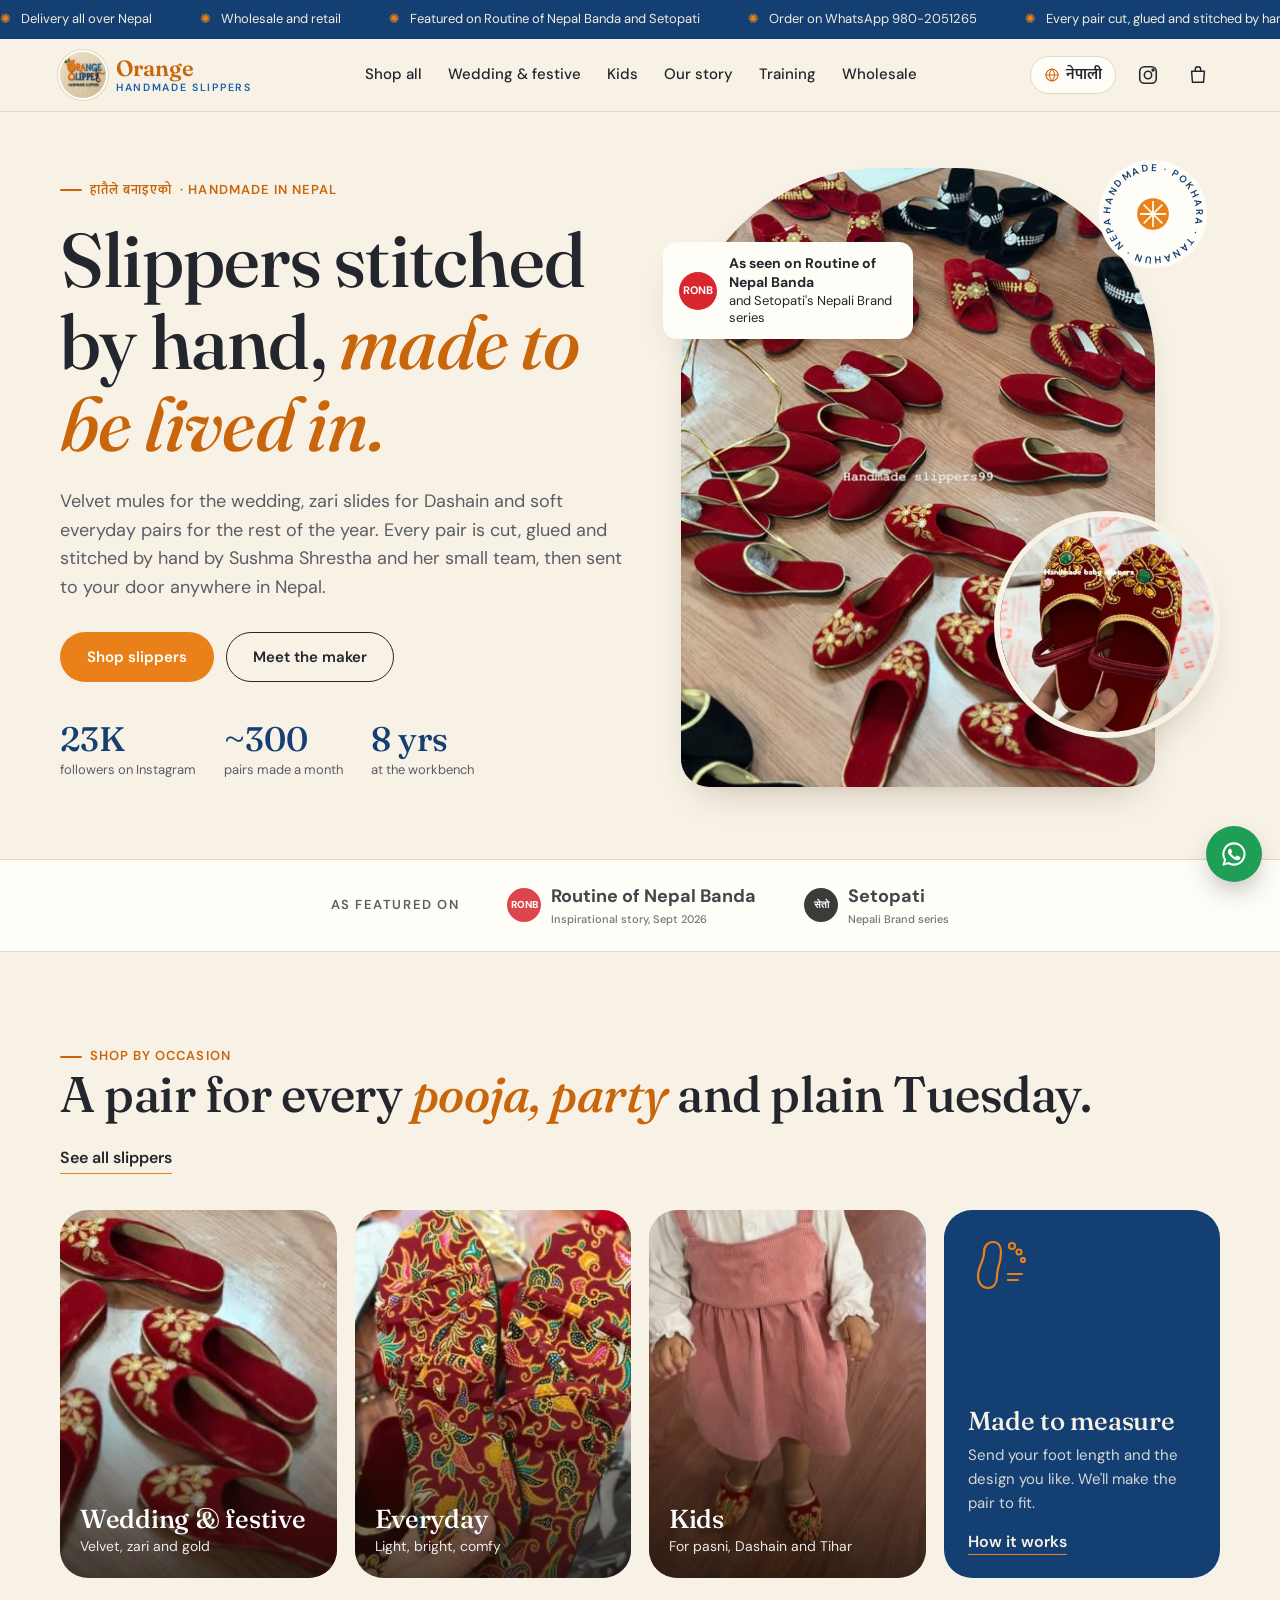
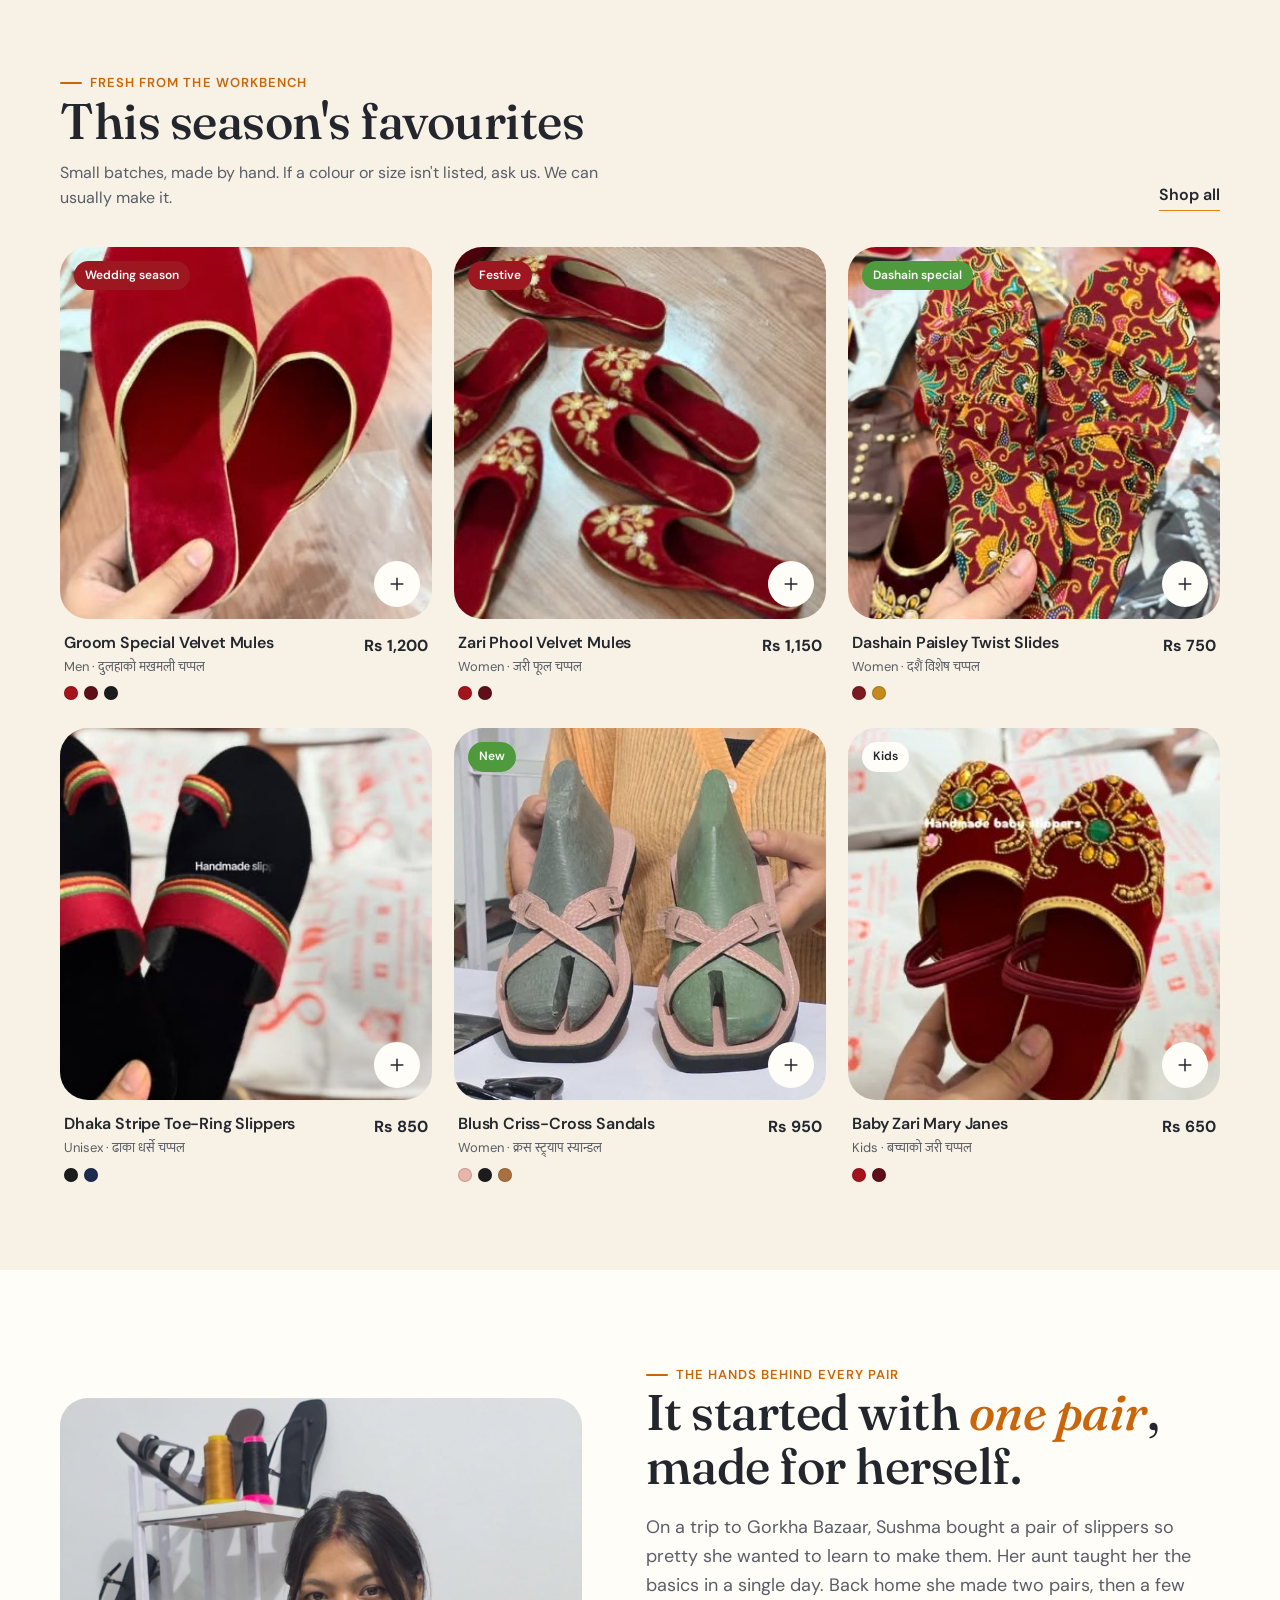
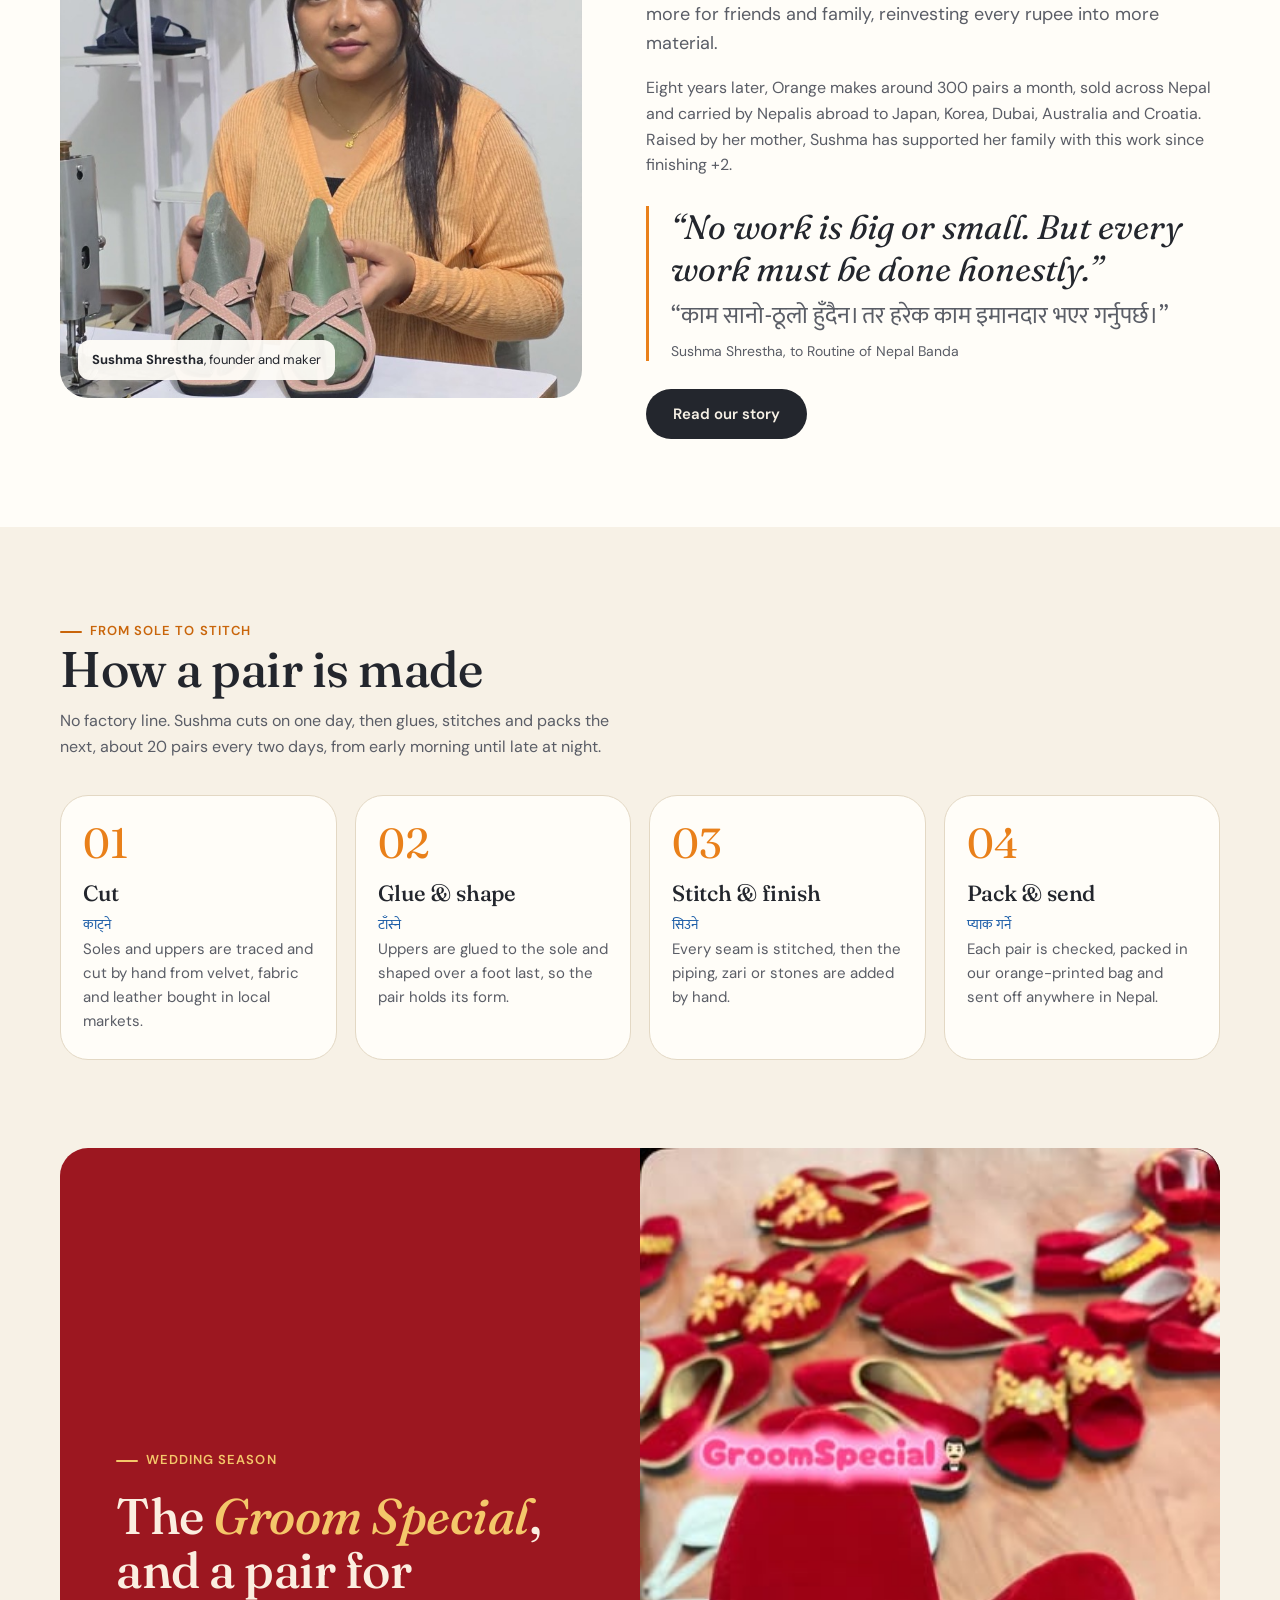
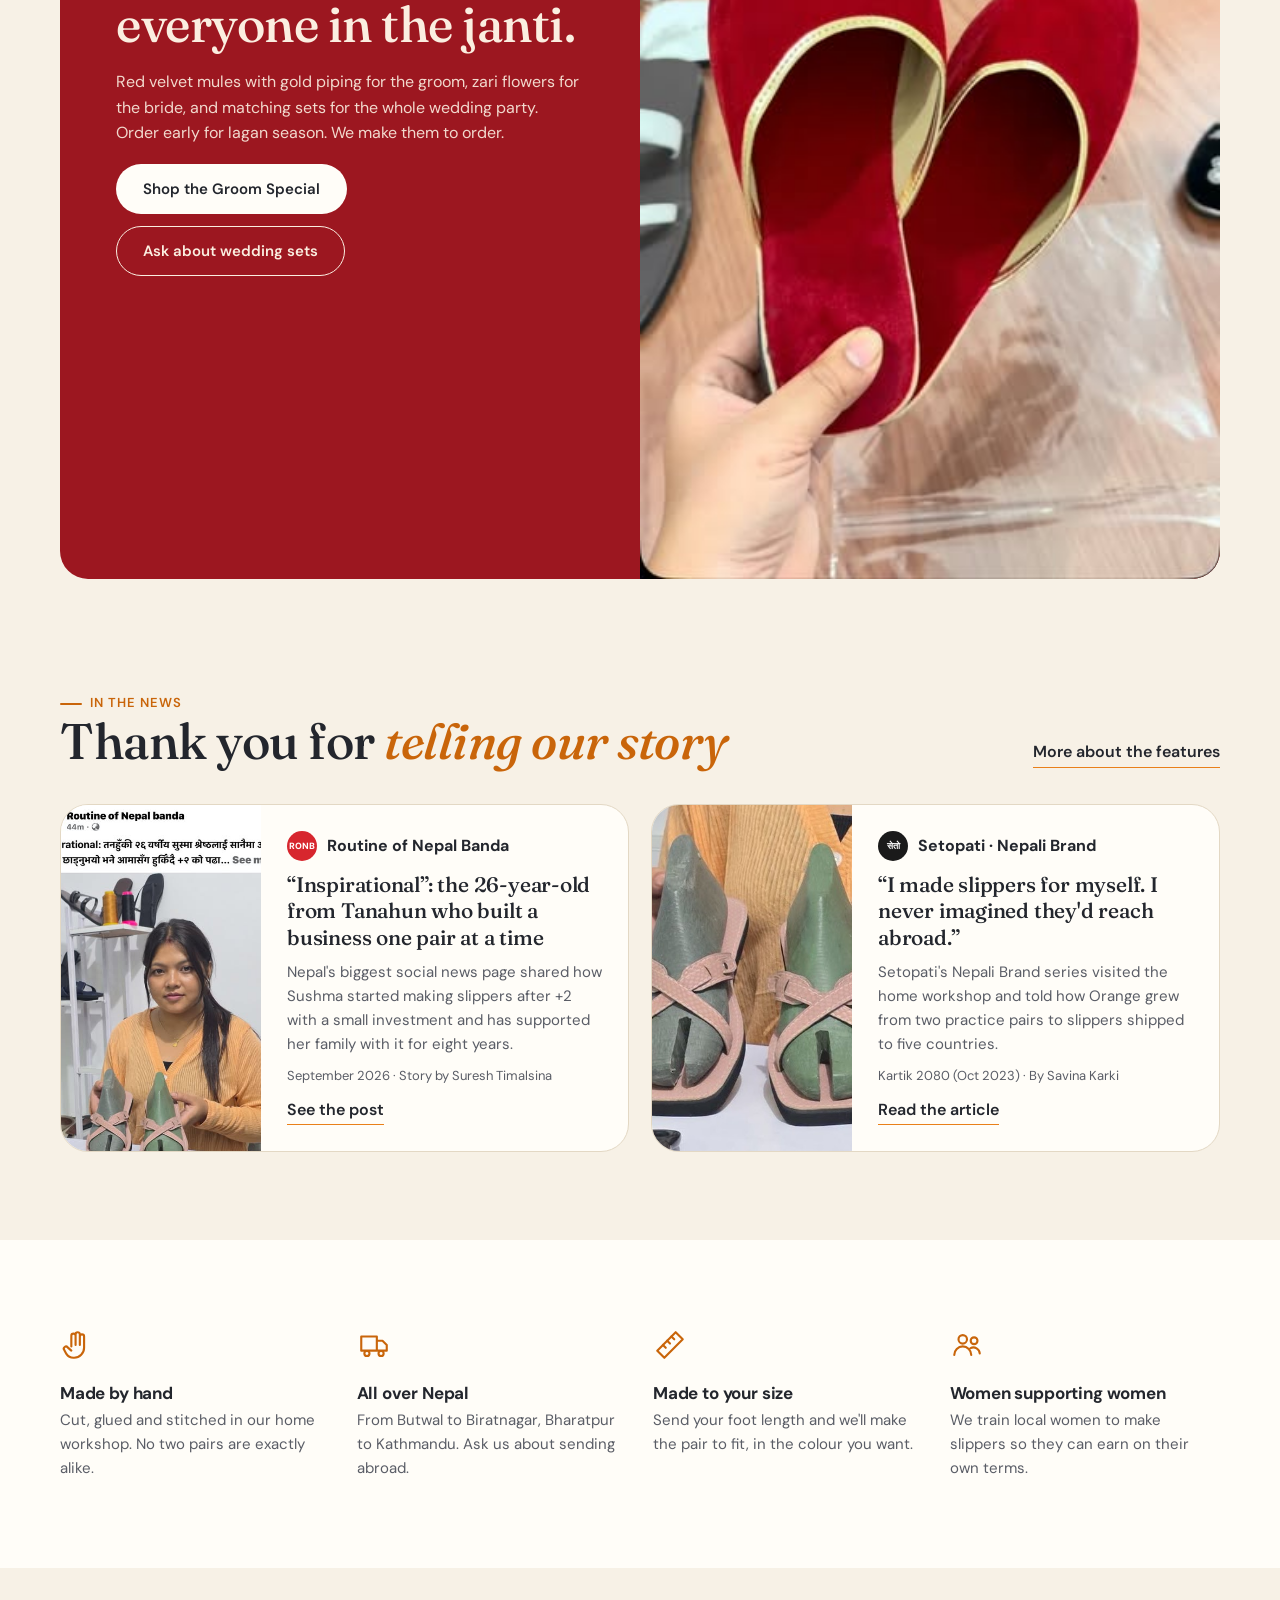
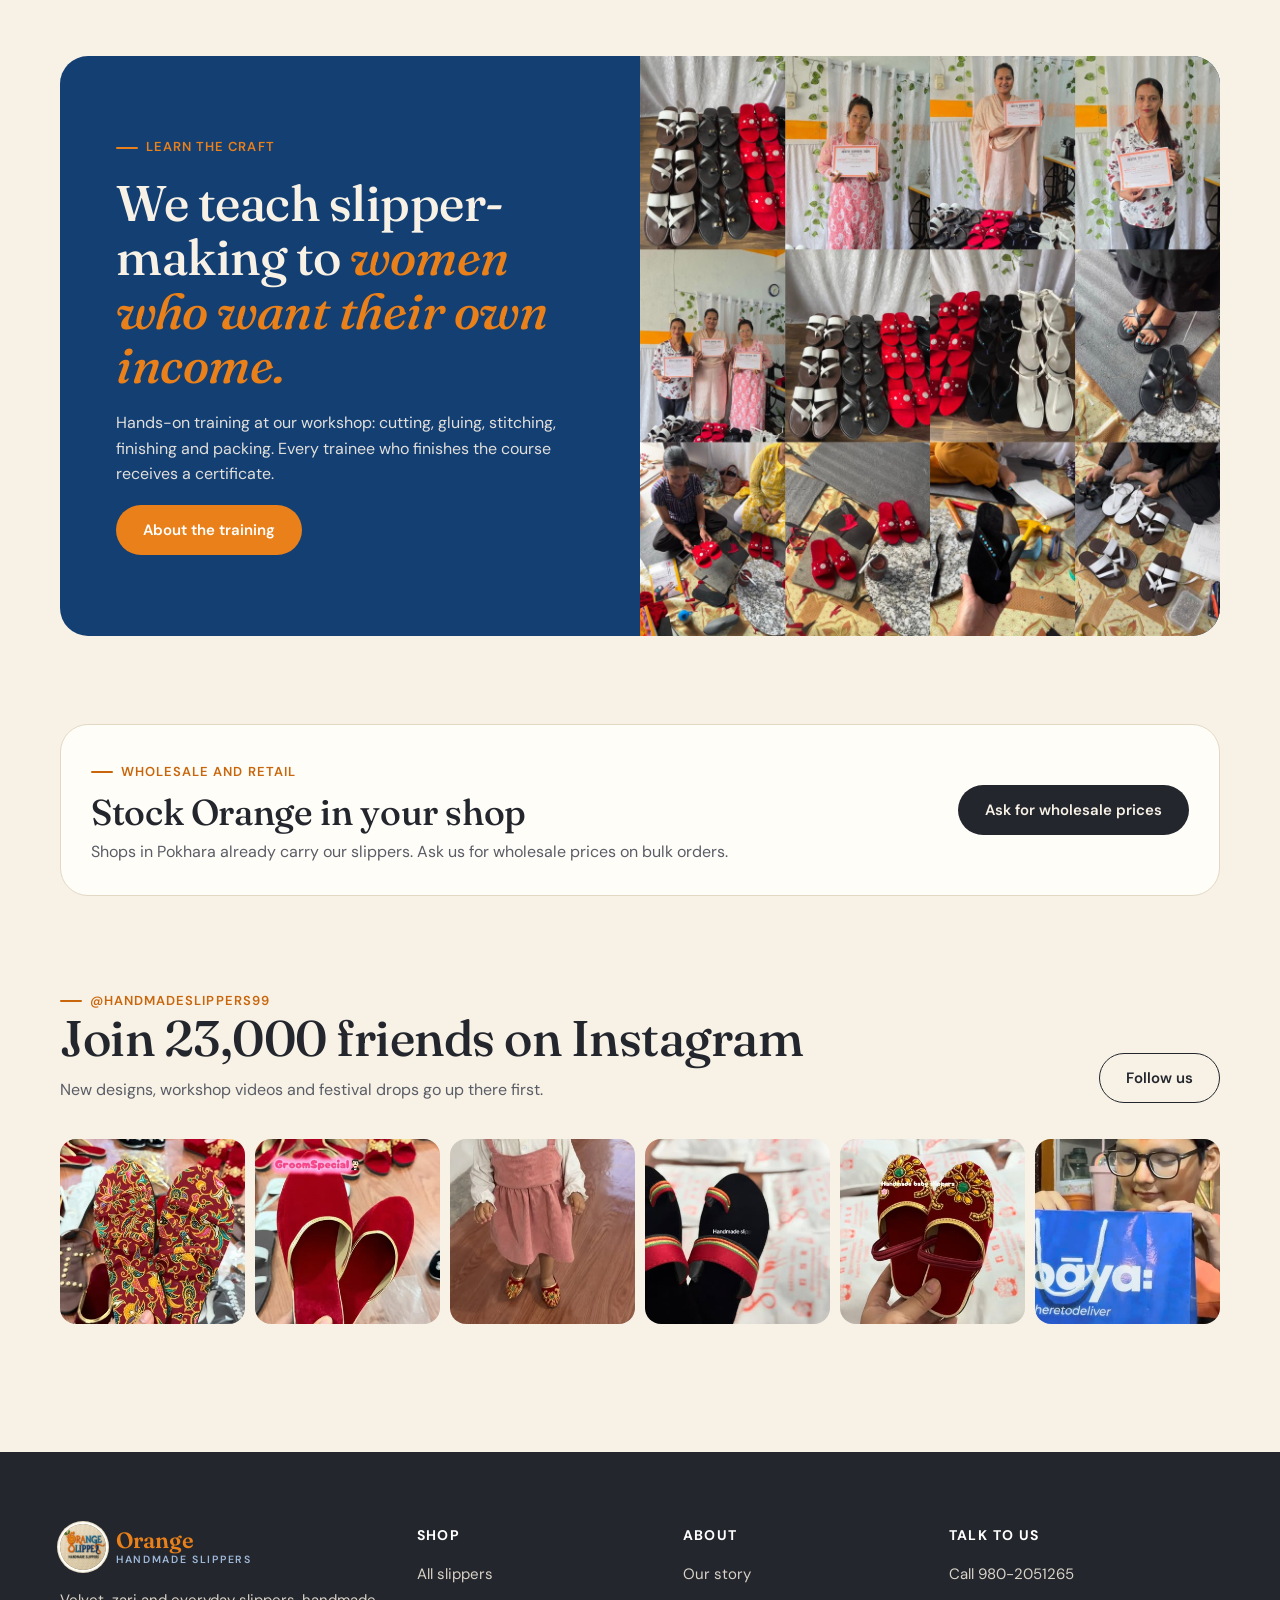
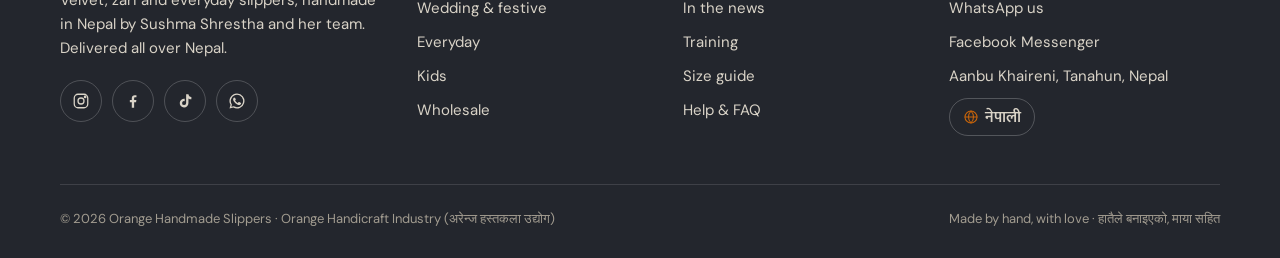
<file: index.html>
<!doctype html>
<html lang="en">
<head>
  <meta charset="utf-8">
  <meta name="viewport" content="width=device-width, initial-scale=1">
  <title data-ne="अरेन्ज ह्यान्डमेड स्लिपर्स · नेपालमै हातैले बनाइएको">Orange Handmade Slippers · Handmade in Nepal</title>
  <meta name="description" content="Velvet wedding mules, zari festive slippers and everyday sandals, cut, glued and stitched by hand in Nepal by Sushma Shrestha. Delivery all over Nepal. Wholesale and retail.">
  <meta property="og:title" content="Orange Handmade Slippers">
  <meta property="og:description" content="Slippers stitched by hand in Nepal. Delivery all over Nepal.">
  <meta property="og:image" content="images/workshop-flatlay.jpg">
  <link rel="icon" href="images/logo.jpg">
  <link rel="preconnect" href="https://fonts.googleapis.com">
  <link rel="preconnect" href="https://fonts.gstatic.com" crossorigin>
  <link href="https://fonts.googleapis.com/css2?family=DM+Sans:opsz,wght@9..40,400;9..40,500;9..40,600;9..40,700&family=Fraunces:ital,opsz,wght@0,9..144,400;0,9..144,500;0,9..144,600;1,9..144,400;1,9..144,500&family=Mukta:wght@400;500;600;700&family=Tiro+Devanagari+Hindi&display=swap" rel="stylesheet">
  <link rel="stylesheet" href="css/style.css">
  <script>try{var l=new URLSearchParams(location.search).get("lang")||localStorage.getItem("ohs-lang");if(l==="ne")document.documentElement.lang="ne"}catch(e){}</script>
</head>
<body data-page="home">
  <div id="site-header"></div>

  <main id="main">
    <!-- Hero -->
    <section class="hero">
      <div class="wrap hero-grid">
        <div>
          <span class="eyebrow" data-ne="हातैले बनाइएको · नेपालमै"><span class="deva">हातैले बनाइएको</span> · Handmade in Nepal</span>
          <h1 data-ne="हातैले सिलाइएको चप्पल, <em>दिनहुँ लगाउन बनाइएको।</em>">Slippers stitched by hand, <em>made to be lived in.</em></h1>
          <p class="lead" data-ne="बिहेका लागि मखमली चप्पल, दशैंका लागि जरीका स्लाइड र वर्षभरि लगाउने नरम दैनिक चप्पल। हरेक जोर सुस्मा श्रेष्ठ र उहाँको सानो टोलीले हातैले काट्छन्, टाँस्छन् र सिलाउँछन्, अनि नेपालको जुनसुकै ठाउँमा तपाईंको घरसम्म पठाउँछन्।">Velvet mules for the wedding, zari slides for Dashain and soft everyday pairs for the rest of the year. Every pair is cut, glued and stitched by hand by Sushma Shrestha and her small team, then sent to your door anywhere in Nepal.</p>
          <div class="hero-ctas">
            <a class="btn btn-primary" href="shop.html" data-ne="चप्पल किन्नुहोस्">Shop slippers</a>
            <a class="btn btn-ghost" href="story.html" data-ne="बनाउनेलाई चिन्नुहोस्">Meet the maker</a>
          </div>
          <div class="hero-meta">
            <div><strong data-ne="२३ हजार">23K</strong><span data-ne="इन्स्टाग्राम फलोअर">followers on Instagram</span></div>
            <div><strong data-ne="~३००">~300</strong><span data-ne="जोर हरेक महिना">pairs made a month</span></div>
            <div><strong data-ne="८ वर्ष">8 yrs</strong><span data-ne="यही काममा">at the workbench</span></div>
          </div>
        </div>
        <div class="hero-art">
          <div class="main"><img src="images/workshop-flatlay.jpg" alt="Rows of red velvet and gold zari slippers laid out on the workshop floor" data-ne-alt="कार्यशालाको भुइँमा मिलाएर राखिएका रातो मखमली र सुनौलो जरी चप्पलहरू" fetchpriority="high"></div>
          <div class="inset"><img src="images/baby-zari.jpg" alt="Tiny red velvet baby slippers with gold zari" data-ne-alt="सुनौलो जरी भएका साना रातो मखमली बच्चाका चप्पल"></div>
          <a class="hero-badge" href="#press" style="text-decoration:none">
            <span class="dot">RONB</span>
            <span data-ne="<b>रुटिन अफ नेपाल बन्दमा प्रकाशित</b>र सेतोपाटीको नेपाली ब्रान्ड शृङ्खलामा"><b>As seen on Routine of Nepal Banda</b>and Setopati's Nepali Brand series</span>
          </a>
          <svg class="stamp" viewBox="0 0 120 120" aria-hidden="true">
            <defs><path id="circ" d="M60,60 m-46,0 a46,46 0 1,1 92,0 a46,46 0 1,1 -92,0"/></defs>
            <circle cx="60" cy="60" r="58" fill="#fffdf8"/>
            <text><textPath href="#circ">Handmade · Pokhara · Tanahun · Nepal ·</textPath></text>
            <circle cx="60" cy="60" r="17" fill="#e9801a"/>
            <path d="M60 46v28M46 60h28M50 50l20 20M70 50L50 70" stroke="#fff6e5" stroke-width="2"/>
          </svg>
        </div>
      </div>
    </section>

    <!-- Featured on -->
    <div class="featured">
      <div class="featured-inner">
        <span class="featured-label" data-ne="यहाँ प्रकाशित">As featured on</span>
        <a class="press-logo ronb" href="#press"><span class="mark">RONB</span><span data-ne="रुटिन अफ नेपाल बन्द<small>प्रेरणादायी कथा, असोज २०८३</small>">Routine of Nepal Banda<small>Inspirational story, Sept 2026</small></span></a>
        <a class="press-logo seto" href="#press"><span class="mark">सेतो</span><span data-ne="सेतोपाटी<small>नेपाली ब्रान्ड शृङ्खला</small>">Setopati<small>Nepali Brand series</small></span></a>
      </div>
    </div>

    <!-- Categories -->
    <section class="section">
      <div class="wrap">
        <div class="section-head reveal">
          <div>
            <span class="eyebrow" data-ne="अवसरअनुसार किन्नुहोस्">Shop by occasion</span>
            <h2 data-ne="हरेक <em>पूजा, पार्टी</em> र सामान्य दिनका लागि एक जोर।">A pair for every <em>pooja, party</em> and plain Tuesday.</h2>
          </div>
          <a class="link-arrow" href="shop.html" data-ne="सबै चप्पल हेर्नुहोस्">See all slippers</a>
        </div>
        <div class="tiles">
          <a class="tile reveal" href="shop.html?c=festive"><img src="images/zari-mules.jpg" alt="" loading="lazy"><div class="tile-body"><h3 data-ne="बिहे र चाडपर्व">Wedding & festive</h3><span data-ne="मखमल, जरी र सुनौलो">Velvet, zari and gold</span></div></a>
          <a class="tile reveal" href="shop.html?c=everyday"><img src="images/paisley-slides.jpg" alt="" loading="lazy"><div class="tile-body"><h3 data-ne="दैनिक">Everyday</h3><span data-ne="हल्का, रंगीन, आरामदायी">Light, bright, comfy</span></div></a>
          <a class="tile reveal" href="shop.html?c=kids"><img src="images/baby-wearing.jpg" alt="" loading="lazy" style="object-position:center 80%"><div class="tile-body"><h3 data-ne="बालबालिका">Kids</h3><span data-ne="पास्नी, दशैं र तिहारका लागि">For pasni, Dashain and Tihar</span></div></a>
          <a class="tile custom reveal" href="faq.html#custom">
            <svg viewBox="0 0 64 64" fill="none" stroke="currentColor" stroke-width="2.2" stroke-linecap="round"><path d="M20 54c-6 0-10-5-10-12 0-10 6-14 6-24 0-6 4-10 9-10s8 4 8 10c0 12-4 15-4 24 0 7-3 12-9 12z"/><circle cx="44" cy="12" r="3"/><circle cx="51" cy="18" r="2.5"/><circle cx="55" cy="26" r="2"/><path d="M40 40h14M40 46h10"/></svg>
            <div><h3 style="font-size:26px" data-ne="नापअनुसार बनाइने">Made to measure</h3><p style="margin:8px 0 14px;opacity:.85;font-size:15px" data-ne="खुट्टाको लम्बाइ र मन पर्ने डिजाइन पठाउनुहोस्। हामी मिल्ने गरी बनाइदिन्छौं।">Send your foot length and the design you like. We'll make the pair to fit.</p><span class="link-arrow" style="color:var(--cream)" data-ne="कसरी हुन्छ">How it works</span></div>
          </a>
        </div>
      </div>
    </section>

    <!-- Products -->
    <section class="section" style="padding-top:0">
      <div class="wrap">
        <div class="section-head reveal">
          <div>
            <span class="eyebrow" data-ne="भर्खरै तयार">Fresh from the workbench</span>
            <h2 data-ne="यो सिजनका मन पर्ने">This season's favourites</h2>
            <p data-ne="थोरै-थोरै, हातैले बनाइएका। चाहेको रंग वा साइज छैन भने सोध्नुहोस्, प्रायः बनाइदिन सक्छौं।">Small batches, made by hand. If a colour or size isn't listed, ask us. We can usually make it.</p>
          </div>
          <a class="link-arrow" href="shop.html" data-ne="सबै हेर्नुहोस्">Shop all</a>
        </div>
        <div class="grid" data-products="groom-velvet-mules,zari-phool-mules,dashain-paisley-slides,dhaka-toe-ring,blush-crisscross,baby-zari-maryjanes"></div>
      </div>
    </section>

    <!-- Story -->
    <section class="section story-band">
      <div class="wrap story-grid">
        <figure class="story-photo reveal" style="margin:0">
          <img src="images/sushma.jpg" alt="Sushma Shrestha at her workbench holding a pair of pink criss-cross sandals on foot lasts" data-ne-alt="फर्मामा राखिएका गुलाबी स्यान्डल समातेर आफ्नो काम गर्ने टेबलमा सुस्मा श्रेष्ठ" loading="lazy">
          <figcaption data-ne="<b>सुस्मा श्रेष्ठ</b>, संस्थापक र कारिगर"><b>Sushma Shrestha</b>, founder and maker</figcaption>
        </figure>
        <div class="reveal">
          <span class="eyebrow" data-ne="हरेक जोरपछाडिका हात">The hands behind every pair</span>
          <h2 data-ne="सुरुवात <em>एक जोर</em> चप्पलबाट भयो, आफ्नै लागि।">It started with <em>one pair</em>, made for herself.</h2>
          <p class="lead" style="margin-top:20px" data-ne="गोरखा बजार घुम्न जाँदा सुस्माले यति राम्रो चप्पल किन्नुभयो कि आफैं बनाउन सिक्ने मन लाग्यो। सानीआमाले एकै दिनमा आधारभूत कुरा सिकाइदिनुभयो। घर फर्केर उहाँले दुई जोर बनाउनुभयो, अनि साथी र आफन्तका लागि अरू केही, र हरेक रुपैयाँ फेरि सामानमै लगाउनुभयो।">On a trip to Gorkha Bazaar, Sushma bought a pair of slippers so pretty she wanted to learn to make them. Her aunt taught her the basics in a single day. Back home she made two pairs, then a few more for friends and family, reinvesting every rupee into more material.</p>
          <p style="color:var(--ink-soft)" data-ne="आठ वर्षपछि आज अरेन्जले महिनामा करिब ३०० जोर बनाउँछ, जुन नेपालभर बिक्छ र विदेशमा रहेका नेपालीमार्फत जापान, कोरिया, दुबई, अस्ट्रेलिया र क्रोएसियासम्म पुगेको छ। आमाको काखमा हुर्किएकी सुस्माले +२ सकेपछि यही कामबाट परिवार धान्दै आउनुभएको छ।">Eight years later, Orange makes around 300 pairs a month, sold across Nepal and carried by Nepalis abroad to Japan, Korea, Dubai, Australia and Croatia. Raised by her mother, Sushma has supported her family with this work since finishing +2.</p>
          <blockquote class="quote"><span data-ne="“काम सानो-ठूलो हुँदैन। तर हरेक काम इमानदार भएर गर्नुपर्छ।”">“No work is big or small. But every work must be done honestly.”</span><span class="deva">“काम सानो-ठूलो हुँदैन। तर हरेक काम इमानदार भएर गर्नुपर्छ।”</span><cite data-ne="सुस्मा श्रेष्ठ, रुटिन अफ नेपाल बन्दसँग">Sushma Shrestha, to Routine of Nepal Banda</cite></blockquote>
          <a class="btn btn-dark" href="story.html" data-ne="हाम्रो कथा पढ्नुहोस्">Read our story</a>
        </div>
      </div>
    </section>

    <!-- Process -->
    <section class="section">
      <div class="wrap">
        <div class="section-head reveal">
          <div>
            <span class="eyebrow" data-ne="तलुवादेखि सिलाइसम्म">From sole to stitch</span>
            <h2 data-ne="एक जोर चप्पल कसरी बन्छ">How a pair is made</h2>
            <p data-ne="कुनै कारखाना छैन। सुस्मा एक दिन काट्नुहुन्छ, भोलिपल्ट टाँस्ने, सिलाउने र प्याक गर्ने, बिहान सबेरैदेखि राति अबेरसम्म, हरेक दुई दिनमा करिब २० जोर।">No factory line. Sushma cuts on one day, then glues, stitches and packs the next, about 20 pairs every two days, from early morning until late at night.</p>
          </div>
        </div>
        <div class="process">
          <div class="step reveal"><h3 data-ne="काट्ने">Cut</h3><div class="deva" data-ne="Cut">काट्ने</div><p data-ne="स्थानीय बजारबाट किनिएको मखमल, कपडा र छालाबाट तलुवा र माथिल्लो भाग नापेर हातैले काटिन्छ।">Soles and uppers are traced and cut by hand from velvet, fabric and leather bought in local markets.</p></div>
          <div class="step reveal"><h3 data-ne="टाँस्ने र आकार दिने">Glue & shape</h3><div class="deva" data-ne="Glue & shape">टाँस्ने</div><p data-ne="माथिल्लो भाग तलुवामा टाँसेर खुट्टाको फर्मामा आकार दिइन्छ, ताकि चप्पलले आफ्नो रूप नछोडोस्।">Uppers are glued to the sole and shaped over a foot last, so the pair holds its form.</p></div>
          <div class="step reveal"><h3 data-ne="सिलाउने र सजाउने">Stitch & finish</h3><div class="deva" data-ne="Stitch & finish">सिउने</div><p data-ne="हरेक जोडाइ सिलाइन्छ, अनि पाइपिङ, जरी वा पत्थर हातैले लगाइन्छ।">Every seam is stitched, then the piping, zari or stones are added by hand.</p></div>
          <div class="step reveal"><h3 data-ne="प्याक गरेर पठाउने">Pack & send</h3><div class="deva" data-ne="Pack & send">प्याक गर्ने</div><p data-ne="हरेक जोर जाँचेर सुन्तले छापिएको हाम्रो झोलामा प्याक गरिन्छ र नेपालको जुनसुकै ठाउँमा पठाइन्छ।">Each pair is checked, packed in our orange-printed bag and sent off anywhere in Nepal.</p></div>
        </div>
      </div>
    </section>

    <!-- Festive banner -->
    <section class="section" style="padding-top:0">
      <div class="wrap">
        <div class="banner velvet reveal">
          <div class="copy">
            <span class="eyebrow" data-ne="बिहेको सिजन">Wedding season</span>
            <h2 data-ne="<em>दुलहा विशेष</em>, र जन्तीमा सबैका लागि एक-एक जोर।">The <em>Groom Special</em>, and a pair for everyone in the janti.</h2>
            <p data-ne="दुलहाका लागि सुनौलो पाइपिङ भएको रातो मखमली चप्पल, दुलहीका लागि जरी फूल, र पूरै जन्तीका लागि मिल्दो सेट। लगनको सिजनका लागि चाँडै अर्डर गर्नुहोस्, हामी अर्डरअनुसार बनाउँछौं।">Red velvet mules with gold piping for the groom, zari flowers for the bride, and matching sets for the whole wedding party. Order early for lagan season. We make them to order.</p>
            <div style="display:flex;gap:12px;flex-wrap:wrap">
              <a class="btn btn-light" href="product.html?id=groom-velvet-mules" data-ne="दुलहा विशेष हेर्नुहोस्">Shop the Groom Special</a>
              <a class="btn btn-ghost" style="border-color:#fbeee0;color:#fbeee0" href="#" data-wa="Namaste! I'd like slippers for a wedding party. Number of pairs: " data-ne-wa="नमस्ते! मलाई जन्तीका लागि चप्पल चाहिएको छ। कति जोर: " data-ne="बिहेको सेटबारे सोध्नुहोस्">Ask about wedding sets</a>
            </div>
          </div>
          <div class="media"><img src="images/groom-full.jpg" alt="Hand holding a pair of red velvet groom mules with gold piping" data-ne-alt="सुनौलो पाइपिङ भएको रातो मखमली दुलहा चप्पल हातमा" loading="lazy" style="object-position:center 60%"></div>
        </div>
      </div>
    </section>

    <!-- Press -->
    <section class="section" id="press" style="padding-top:20px">
      <div class="wrap">
        <div class="section-head reveal">
          <div>
            <span class="eyebrow" data-ne="समाचारमा">In the news</span>
            <h2 data-ne="हाम्रो कथा <em>सबैसम्म पुर्‍याइदिनुभएकोमा</em> धन्यवाद">Thank you for <em>telling our story</em></h2>
          </div>
          <a class="link-arrow" href="story.html#press" data-ne="थप पढ्नुहोस्">More about the features</a>
        </div>
        <div class="press-grid">
          <article class="press-card reveal">
            <img src="images/ronb-post.jpg" alt="Routine of Nepal Banda post showing Sushma at her workbench" data-ne-alt="सुस्माको बारेमा रुटिन अफ नेपाल बन्दको पोस्ट" loading="lazy" style="object-position:top">
            <div class="body">
              <div class="src"><span class="mark" style="background:#d7262e">RONB</span><span data-ne="रुटिन अफ नेपाल बन्द">Routine of Nepal Banda</span></div>
              <h3 data-ne="“प्रेरणादायी”: एक-एक जोर गर्दै व्यवसाय बनाउने तनहुँकी २६ वर्षीया">“Inspirational”: the 26-year-old from Tanahun who built a business one pair at a time</h3>
              <p data-ne="नेपालको सबैभन्दा ठूलो सामाजिक सञ्जाल समाचार पेजले सुस्माले +२ पछि थोरै लगानीमा चप्पल बनाउन थालेर आठ वर्षदेखि परिवार धानिरहेको कथा सुनायो।">Nepal's biggest social news page shared how Sushma started making slippers after +2 with a small investment and has supported her family with it for eight years.</p>
              <span class="meta" data-ne="असोज २०८३ · कथा: सुरेश तिमल्सिना">September 2026 · Story by Suresh Timalsina</span>
              <a class="link-arrow" href="https://www.facebook.com/officialroutineofnepalbanda/posts/pfbid02hdQiw367gSAAnCWVzNKPzzqH5MwLs83J82cDP3PYuRL4Wj6TjQE573SmCUxWDxRUl" target="_blank" rel="noopener" data-ne="पोस्ट हेर्नुहोस्">See the post</a>
            </div>
          </article>
          <article class="press-card reveal">
            <img src="images/blush-crisscross.jpg" alt="Pink criss-cross sandals on foot lasts" data-ne-alt="फर्मामा राखिएका गुलाबी क्रस पट्टी स्यान्डल" loading="lazy">
            <div class="body">
              <div class="src"><span class="mark" style="background:#1a1a1a">सेतो</span><span data-ne="सेतोपाटी · नेपाली ब्रान्ड">Setopati · Nepali Brand</span></div>
              <h3 data-ne="‘आफ्नो लागि चप्पल बनाएकी थिएँ, विदेश पुग्ला भनेर त सोचेकै थिइनँ’">“I made slippers for myself. I never imagined they'd reach abroad.”</h3>
              <p data-ne="सेतोपाटीको नेपाली ब्रान्ड शृङ्खलाले घरमै रहेको कार्यशाला पुगेर दुई जोर अभ्यासबाट पाँच देशसम्म पुगेको अरेन्जको कथा लेख्यो।">Setopati's Nepali Brand series visited the home workshop and told how Orange grew from two practice pairs to slippers shipped to five countries.</p>
              <span class="meta" data-ne="कात्तिक २०८० · सविना कार्की">Kartik 2080 (Oct 2023) · By Savina Karki</span>
              <a class="link-arrow" href="https://www.setopati.com/nepali-brand/314733" target="_blank" rel="noopener" data-ne="लेख पढ्नुहोस्">Read the article</a>
            </div>
          </article>
        </div>
      </div>
    </section>

    <!-- Values -->
    <section class="section story-band">
      <div class="wrap">
        <div class="values">
          <div class="value reveal"><svg viewBox="0 0 24 24" fill="none" stroke="currentColor" stroke-width="1.5" stroke-linecap="round" stroke-linejoin="round"><path d="M8 13V5.5a1.5 1.5 0 0 1 3 0V12M11 11V4.5a1.5 1.5 0 0 1 3 0V12M14 11.5V6a1.5 1.5 0 0 1 3 0v8a7 7 0 0 1-7 7h-.5a6 6 0 0 1-5-2.7L3 15.5a1.5 1.5 0 0 1 2.4-1.8L8 16"/></svg><h3 data-ne="हातैले बनाइएको">Made by hand</h3><p data-ne="घरकै कार्यशालामा काटिएको, टाँसिएको र सिलाइएको। कुनै दुई जोर ठ्याक्कै उस्तै हुँदैनन्।">Cut, glued and stitched in our home workshop. No two pairs are exactly alike.</p></div>
          <div class="value reveal"><svg viewBox="0 0 24 24" fill="none" stroke="currentColor" stroke-width="1.5" stroke-linecap="round" stroke-linejoin="round"><path d="M3 6h11v10H3zM14 9h4l3 3v4h-7"/><circle cx="7" cy="18" r="1.8"/><circle cx="17" cy="18" r="1.8"/></svg><h3 data-ne="नेपालभर">All over Nepal</h3><p data-ne="बुटवलदेखि विराटनगर, भरतपुरदेखि काठमाडौंसम्म। विदेश पठाउनेबारे सोध्नुहोस्।">From Butwal to Biratnagar, Bharatpur to Kathmandu. Ask us about sending abroad.</p></div>
          <div class="value reveal"><svg viewBox="0 0 24 24" fill="none" stroke="currentColor" stroke-width="1.5" stroke-linecap="round" stroke-linejoin="round"><path d="M3 16L16 3l5 5L8 21z"/><path d="M7 12l2 2M10 9l2 2M13 6l2 2"/></svg><h3 data-ne="तपाईंको नापमा">Made to your size</h3><p data-ne="खुट्टाको लम्बाइ पठाउनुहोस्, हामी चाहेको रंगमा मिल्ने गरी बनाइदिन्छौं।">Send your foot length and we'll make the pair to fit, in the colour you want.</p></div>
          <div class="value reveal"><svg viewBox="0 0 24 24" fill="none" stroke="currentColor" stroke-width="1.5" stroke-linecap="round" stroke-linejoin="round"><circle cx="9" cy="8" r="3"/><circle cx="17" cy="9" r="2.4"/><path d="M3 19c0-3.3 2.7-6 6-6s6 2.7 6 6M14.5 14.2A4.5 4.5 0 0 1 21 18"/></svg><h3 data-ne="महिलाले महिलालाई">Women supporting women</h3><p data-ne="स्थानीय महिलाहरू आफ्नै आम्दानी गर्न सकून् भनेर हामी चप्पल बनाउन सिकाउँछौं।">We train local women to make slippers so they can earn on their own terms.</p></div>
        </div>
      </div>
    </section>

    <!-- Training -->
    <section class="section">
      <div class="wrap">
        <div class="banner blue reveal">
          <div class="copy">
            <span class="eyebrow" data-ne="सीप सिक्नुहोस्">Learn the craft</span>
            <h2 data-ne="आफ्नै आम्दानी चाहने <em>महिलाहरूलाई</em> हामी चप्पल बनाउन सिकाउँछौं।">We teach slipper-making to <em>women who want their own income.</em></h2>
            <p data-ne="हाम्रो कार्यशालामा हातैले गरेर सिक्ने तालिम: काट्ने, टाँस्ने, सिलाउने, सजाउने र प्याक गर्ने। तालिम पूरा गर्ने हरेकले प्रमाणपत्र पाउनुहुन्छ।">Hands-on training at our workshop: cutting, gluing, stitching, finishing and packing. Every trainee who finishes the course receives a certificate.</p>
            <div><a class="btn btn-primary" href="training.html" data-ne="तालिमबारे जान्नुहोस्">About the training</a></div>
          </div>
          <div class="media"><img src="images/training-collage.jpg" alt="Collage of training graduates holding certificates beside rows of finished slippers" data-ne-alt="प्रमाणपत्र समातेका तालिम पूरा गरेका महिलाहरू र तयार चप्पलका लहर" loading="lazy"></div>
        </div>
      </div>
    </section>

    <!-- Wholesale strip -->
    <section class="section" style="padding-top:0">
      <div class="wrap">
        <div class="panel reveal" style="display:flex;justify-content:space-between;align-items:center;gap:24px;flex-wrap:wrap">
          <div>
            <span class="eyebrow" data-ne="होलसेल र खुद्रा">Wholesale and retail</span>
            <h2 style="font-size:clamp(26px,3vw,36px);margin-top:10px" data-ne="आफ्नो पसलमा अरेन्ज राख्नुहोस्">Stock Orange in your shop</h2>
            <p style="margin:8px 0 0;color:var(--ink-soft)" data-ne="पोखराका पसलहरूमा हाम्रा चप्पल पहिल्यैदेखि पाइन्छन्। धेरै जोरको अर्डरमा होलसेल मूल्य सोध्नुहोस्।">Shops in Pokhara already carry our slippers. Ask us for wholesale prices on bulk orders.</p>
          </div>
          <a class="btn btn-dark" href="wholesale.html" data-ne="होलसेल मूल्य सोध्नुहोस्">Ask for wholesale prices</a>
        </div>
      </div>
    </section>

    <!-- Instagram -->
    <section class="section" style="padding-top:0">
      <div class="wrap">
        <div class="section-head reveal">
          <div>
            <span class="eyebrow">@handmadeslippers99</span>
            <h2 data-ne="इन्स्टाग्राममा २३ हजार साथीसँग जोडिनुहोस्">Join 23,000 friends on Instagram</h2>
            <p data-ne="नयाँ डिजाइन, कार्यशालाका भिडियो र चाडपर्वका सङ्ग्रह सबैभन्दा पहिले त्यहीँ आउँछन्।">New designs, workshop videos and festival drops go up there first.</p>
          </div>
          <a class="btn btn-ghost" href="https://www.instagram.com/handmadeslippers99/" target="_blank" rel="noopener" data-ne="फलो गर्नुहोस्">Follow us</a>
        </div>
        <div class="insta reveal">
          <a href="https://www.instagram.com/handmadeslippers99/" target="_blank" rel="noopener" aria-label="Instagram post"><img src="images/paisley-full.jpg" alt="" loading="lazy"></a>
          <a href="https://www.instagram.com/handmadeslippers99/" target="_blank" rel="noopener" aria-label="Instagram post"><img src="images/groom-full.jpg" alt="" loading="lazy"></a>
          <a href="https://www.instagram.com/handmadeslippers99/" target="_blank" rel="noopener" aria-label="Instagram post"><img src="images/baby-wearing.jpg" alt="" loading="lazy"></a>
          <a href="https://www.instagram.com/handmadeslippers99/" target="_blank" rel="noopener" aria-label="Instagram post"><img src="images/dhaka-full.jpg" alt="" loading="lazy"></a>
          <a href="https://www.instagram.com/handmadeslippers99/" target="_blank" rel="noopener" aria-label="Instagram post"><img src="images/baby-full.jpg" alt="" loading="lazy"></a>
          <a href="https://www.instagram.com/handmadeslippers99/" target="_blank" rel="noopener" aria-label="Instagram post"><img src="images/unboxing.jpg" alt="" loading="lazy"></a>
        </div>
      </div>
    </section>
  </main>

  <div id="site-footer"></div>
  <script src="js/products.js"></script>
  <script src="js/app.js"></script>
</body>
</html>
</file>
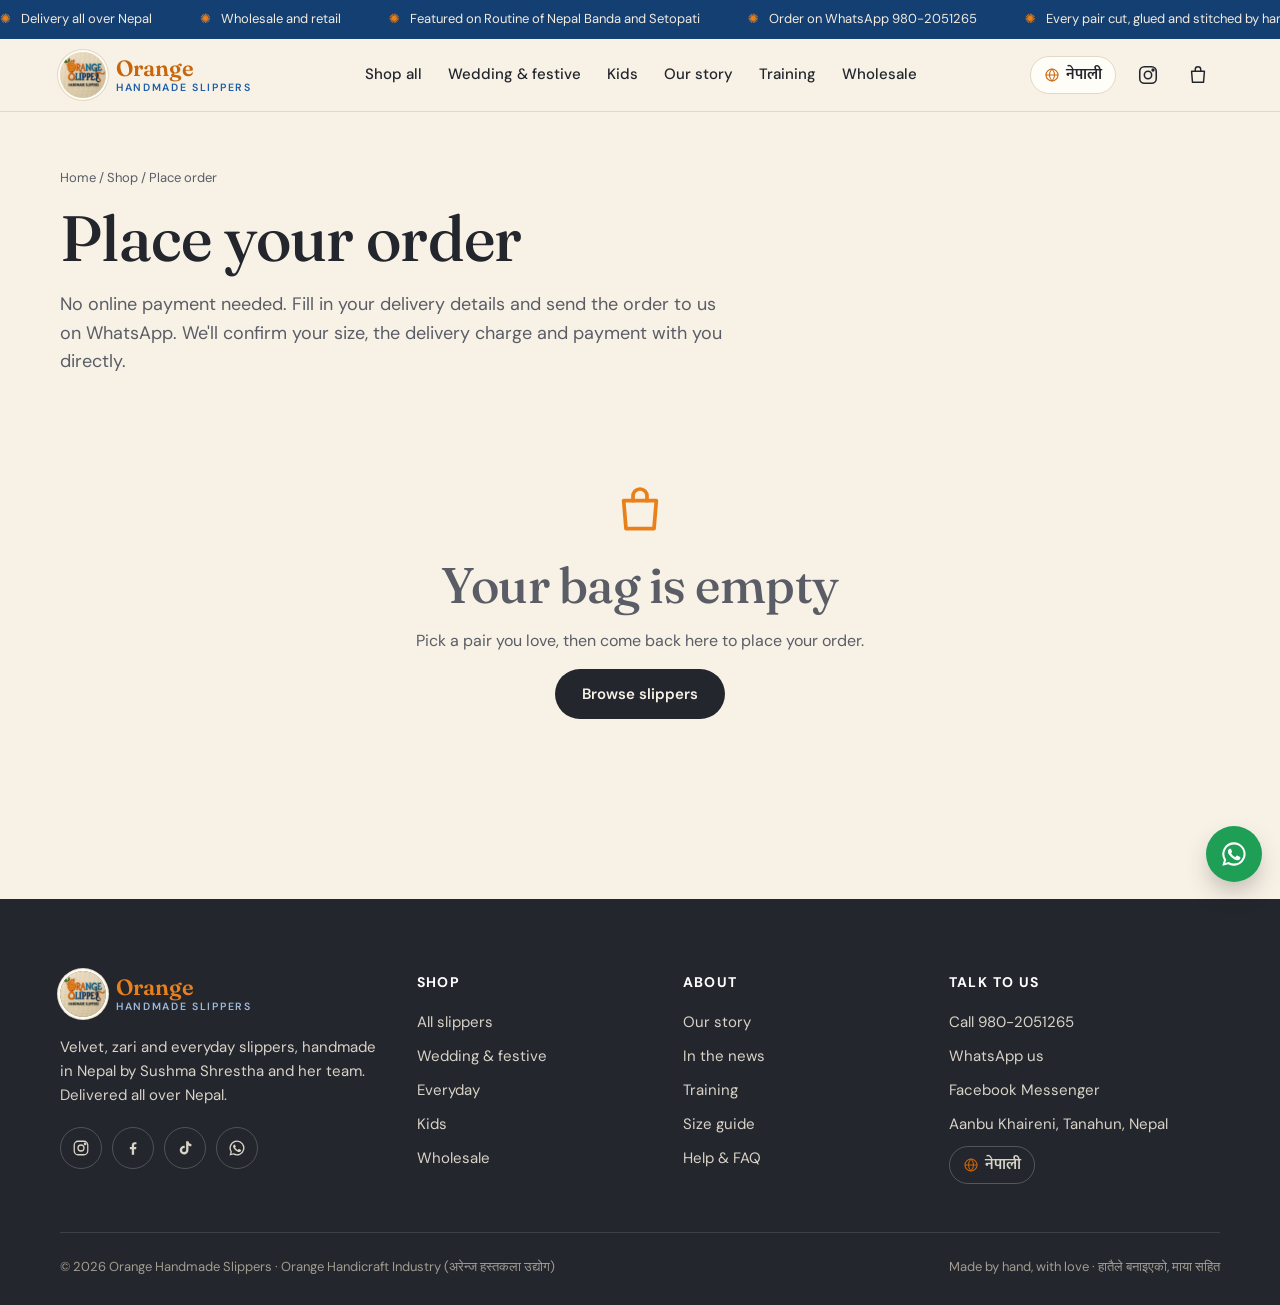
<file: checkout.html>
<!doctype html>
<html lang="en">
<head>
  <meta charset="utf-8">
  <meta name="viewport" content="width=device-width, initial-scale=1">
  <link rel="icon" href="images/logo.jpg">
  <link rel="preconnect" href="https://fonts.googleapis.com">
  <link rel="preconnect" href="https://fonts.gstatic.com" crossorigin>
  <link href="https://fonts.googleapis.com/css2?family=DM+Sans:opsz,wght@9..40,400;9..40,500;9..40,600;9..40,700&family=Fraunces:ital,opsz,wght@0,9..144,400;0,9..144,500;0,9..144,600;1,9..144,400;1,9..144,500&family=Mukta:wght@400;500;600;700&family=Tiro+Devanagari+Hindi&display=swap" rel="stylesheet">
  <link rel="stylesheet" href="css/style.css">
  <script>try{var l=new URLSearchParams(location.search).get("lang")||localStorage.getItem("ohs-lang");if(l==="ne")document.documentElement.lang="ne"}catch(e){}</script>
  <title data-ne="अर्डर गर्नुहोस् · अरेन्ज ह्यान्डमेड स्लिपर्स">Place your order · Orange Handmade Slippers</title>
  <meta name="robots" content="noindex">
</head>
<body data-page="checkout">
  <div id="site-header"></div>
  <main id="main">
    <section class="page-hero" style="padding-bottom:28px">
      <div class="wrap">
        <div class="crumbs" data-ne="<a href=&quot;index.html&quot;>गृहपृष्ठ</a> / <a href=&quot;shop.html&quot;>पसल</a> / अर्डर"><a href="index.html">Home</a> / <a href="shop.html">Shop</a> / Place order</div>
        <h1 data-ne="अर्डर गर्नुहोस्">Place your order</h1>
        <p class="lead" data-ne="अनलाइन भुक्तानी चाहिँदैन। डेलिभरी विवरण भर्नुहोस् र अर्डर ह्वाट्सएपमा पठाउनुहोस्। साइज, डेलिभरी शुल्क र भुक्तानी हामी तपाईंसँग सिधै पक्का गर्छौं।">No online payment needed. Fill in your delivery details and send the order to us on WhatsApp. We'll confirm your size, the delivery charge and payment with you directly.</p>
      </div>
    </section>
    <div class="wrap checkout" id="checkout">
      <div id="checkout-form-wrap">
        <form class="panel" id="checkout-form" novalidate>
          <h2 style="font-size:26px;margin-bottom:20px" data-ne="डेलिभरी विवरण">Delivery details</h2>
          <div class="form-grid">
            <div class="field full"><label for="f-name" data-ne="पूरा नाम">Full name</label><input id="f-name" name="name" autocomplete="name" required><div class="err" data-ne="कृपया आफ्नो नाम लेख्नुहोस्।">Please enter your name.</div></div>
            <div class="field"><label for="f-phone" data-ne="मोबाइल नम्बर">Mobile number</label><input id="f-phone" name="phone" type="tel" inputmode="tel" autocomplete="tel" placeholder="98XXXXXXXX" required><div class="err" data-ne="सम्पर्क हुने मोबाइल नम्बर लेख्नुहोस्।">Please enter a mobile number we can reach.</div></div>
            <div class="field"><label for="f-district" data-ne="जिल्ला">District</label>
              <select id="f-district" name="district" required data-districts>
                <option value="" data-ne="जिल्ला छान्नुहोस्">Choose district</option>
              </select><div class="err" data-ne="कृपया जिल्ला छान्नुहोस्।">Please choose your district.</div></div>
            <div class="field"><label for="f-city" data-ne="सहर / नगरपालिका">City / municipality</label><input id="f-city" name="city" autocomplete="address-level2" placeholder="e.g. Pokhara" data-ne-ph="जस्तै: पोखरा" required><div class="err" data-ne="कृपया सहर लेख्नुहोस्।">Please enter your city.</div></div>
            <div class="field"><label for="f-address" data-ne="वडा, टोल र बाटो">Ward, tole and street</label><input id="f-address" name="address" autocomplete="street-address" placeholder="e.g. Ward 6, Lakeside" data-ne-ph="जस्तै: वडा ६, लेकसाइड" required><div class="err" data-ne="कृपया ठेगाना लेख्नुहोस्।">Please enter your address.</div></div>
            <div class="field full"><label for="f-landmark" data-ne="नजिकको चिनारी <span class=&quot;opt-tag&quot;>(चाहे मात्र)</span>">Nearby landmark <span class="opt-tag">(optional)</span></label><input id="f-landmark" name="landmark" placeholder="e.g. opposite the school" data-ne-ph="जस्तै: विद्यालयको अगाडि"></div>
            <div class="field full"><label data-ne="सम्पर्क गर्ने माध्यम">Best way to reach you</label>
              <div class="radio-cards">
                <label data-ne="<input type=&quot;radio&quot; name=&quot;contact&quot; value=&quot;WhatsApp&quot; checked> ह्वाट्सएप"><input type="radio" name="contact" value="WhatsApp" checked> WhatsApp</label>
                <label data-ne="<input type=&quot;radio&quot; name=&quot;contact&quot; value=&quot;Viber&quot;> भाइबर"><input type="radio" name="contact" value="Viber"> Viber</label>
                <label data-ne="<input type=&quot;radio&quot; name=&quot;contact&quot; value=&quot;Phone call&quot;> फोन कल"><input type="radio" name="contact" value="Phone call"> Phone call</label>
              </div>
            </div>
            <div class="field full"><label for="f-notes" data-ne="टिप्पणी <span class=&quot;opt-tag&quot;>(चाहे मात्र)</span>">Notes <span class="opt-tag">(optional)</span></label><textarea id="f-notes" name="notes" placeholder="Foot length for a custom fit, a gift message, needed by a wedding date..." data-ne-ph="नापअनुसार बनाउन खुट्टाको लम्बाइ, उपहार सन्देश, बिहेको मितिसम्म चाहिने भए..."></textarea></div>
          </div>
          <button class="btn btn-primary btn-block" type="submit" style="margin-top:22px" data-ne="अर्डर पठाउन अगाडि बढ्नुहोस्">Continue to send order</button>
          <p class="small-note" style="margin:12px 0 0;text-align:center" data-ne="तपाईंको विवरण अर्डर पुर्‍याउन मात्र प्रयोग हुन्छ।">Your details are only used to deliver your order.</p>
        </form>
      </div>
      <aside class="summary" id="checkout-aside">
        <div class="panel">
          <div style="display:flex;justify-content:space-between;align-items:baseline"><h2 style="font-size:24px" data-ne="तपाईंको अर्डर">Your order</h2><span id="sum-count" style="color:var(--ink-soft);font-size:14px"></span></div>
          <div id="summary-lines"></div>
          <div style="padding-top:12px">
            <div class="sum-row"><span data-ne="जम्मा">Subtotal</span><span id="sum-subtotal"></span></div>
            <div class="sum-row"><span data-ne="डेलिभरी">Delivery</span><span style="color:var(--ink-soft)" data-ne="च्याटमा पक्का गरिन्छ">Confirmed in chat</span></div>
            <div class="sum-row total"><span data-ne="डेलिभरी बाहेकको जम्मा">Total before delivery</span><span id="sum-total"></span></div>
          </div>
        </div>
        <div class="panel" style="margin-top:16px">
          <h3 style="font-family:var(--body);font-size:16px;font-weight:700;margin-bottom:14px" data-ne="अब के हुन्छ">What happens next</h3>
          <ol class="how-list">
            <li data-ne="तपाईं अर्डर ह्वाट्सएपमा पठाउनुहुन्छ (यो फारमपछि एक थिचाइमा)।">You send the order to us on WhatsApp (one tap after this form).</li>
            <li data-ne="हामी जवाफ दिएर साइज, रंग, डेलिभरी शुल्क र भुक्तानीको तरिका पक्का गर्छौं।">We reply to confirm your size, colour, delivery charge and how you'd like to pay.</li>
            <li data-ne="हामी चप्पल बनाएर वा प्याक गरेर कुरियरमार्फत पठाउँछौं।">We make or pack your pair and send it through our courier partner.</li>
          </ol>
          <div class="note-box" style="margin-bottom:0"><svg viewBox="0 0 24 24" fill="none" stroke="currentColor" stroke-width="1.7" stroke-linecap="round"><circle cx="12" cy="12" r="9"/><path d="M12 11v6M12 7.5v.5"/></svg><div data-ne="हातैले बनाइएका चप्पल फिर्ता वा साटफेर हुँदैनन्, त्यसैले कृपया <a href=&quot;size-guide.html&quot;>साइज गाइड</a> हेर्नुहोस्।">Handmade pairs can't be returned or exchanged, so please check the <a href="size-guide.html">size guide</a>.</div></div>
        </div>
      </aside>
    </div>
  </main>
  <div id="site-footer"></div>
  <script src="js/products.js"></script>
  <script src="js/app.js"></script>
</body>
</html>
</file>
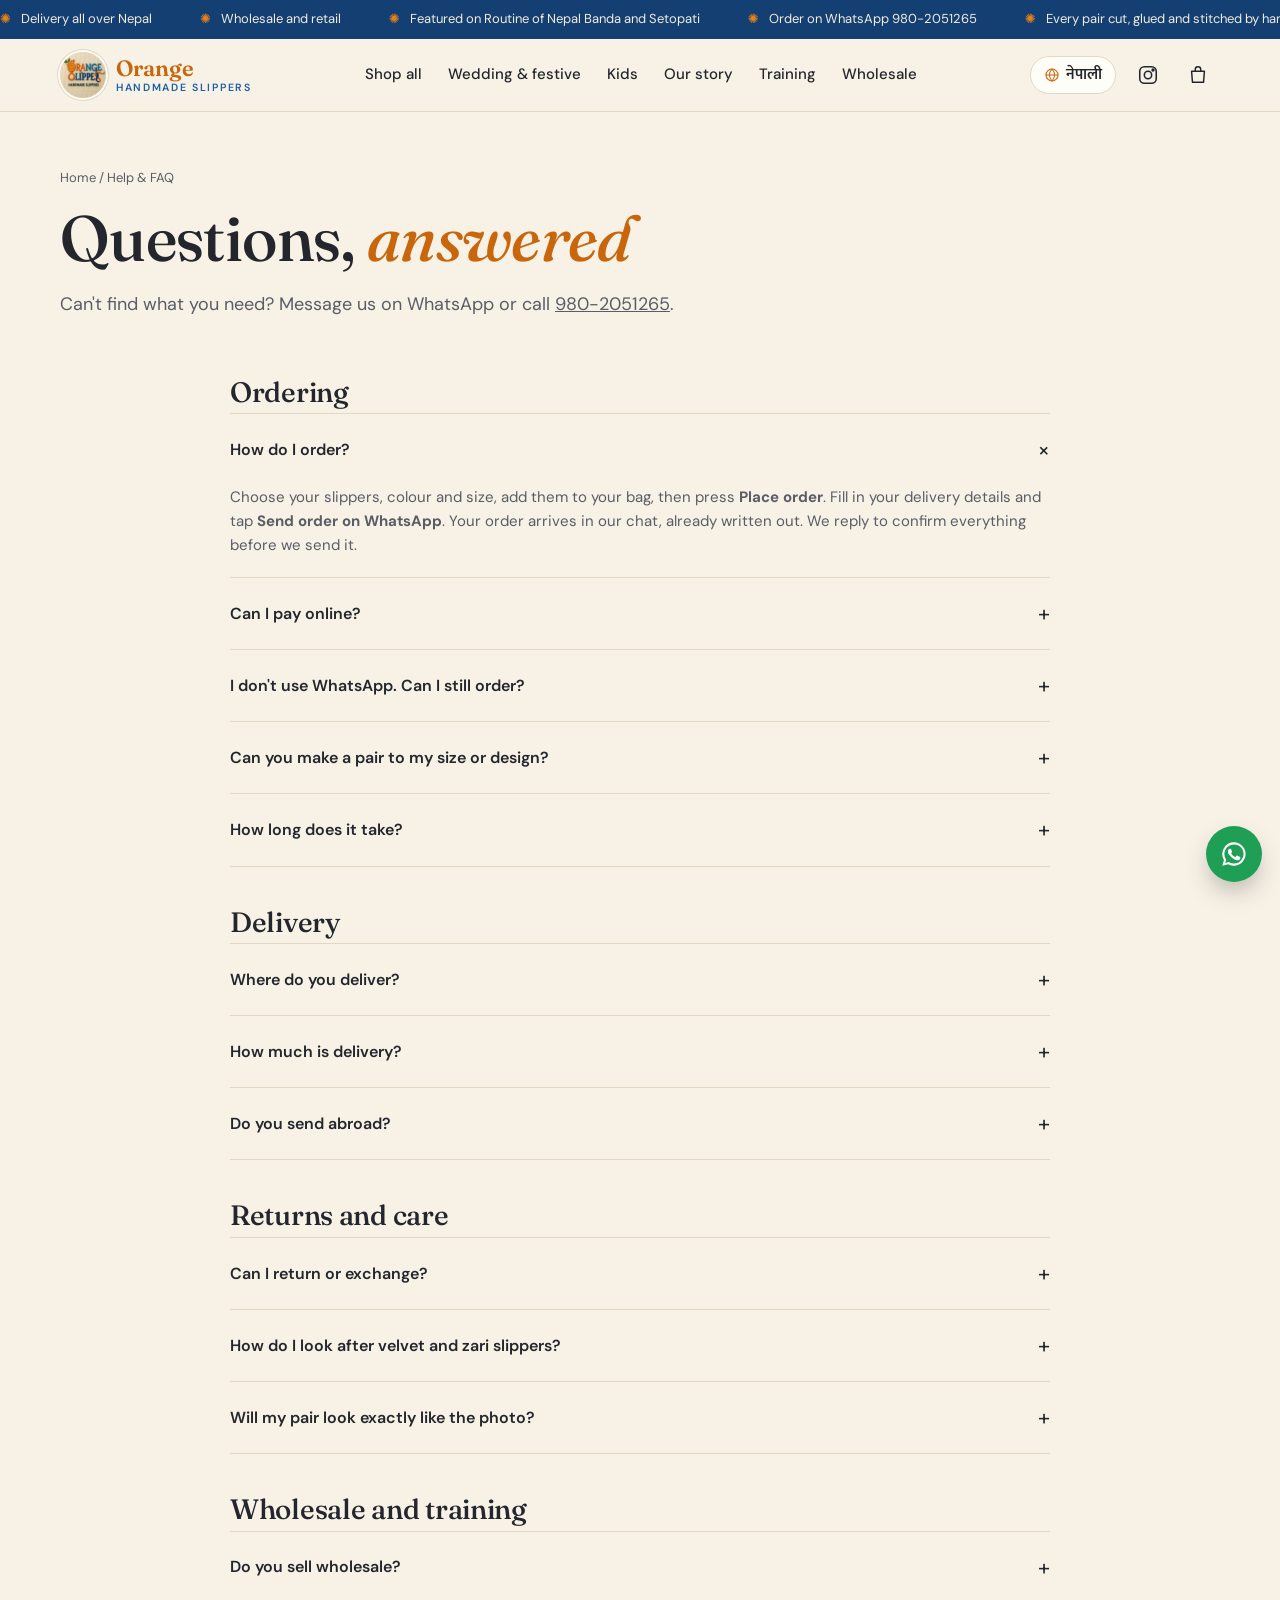
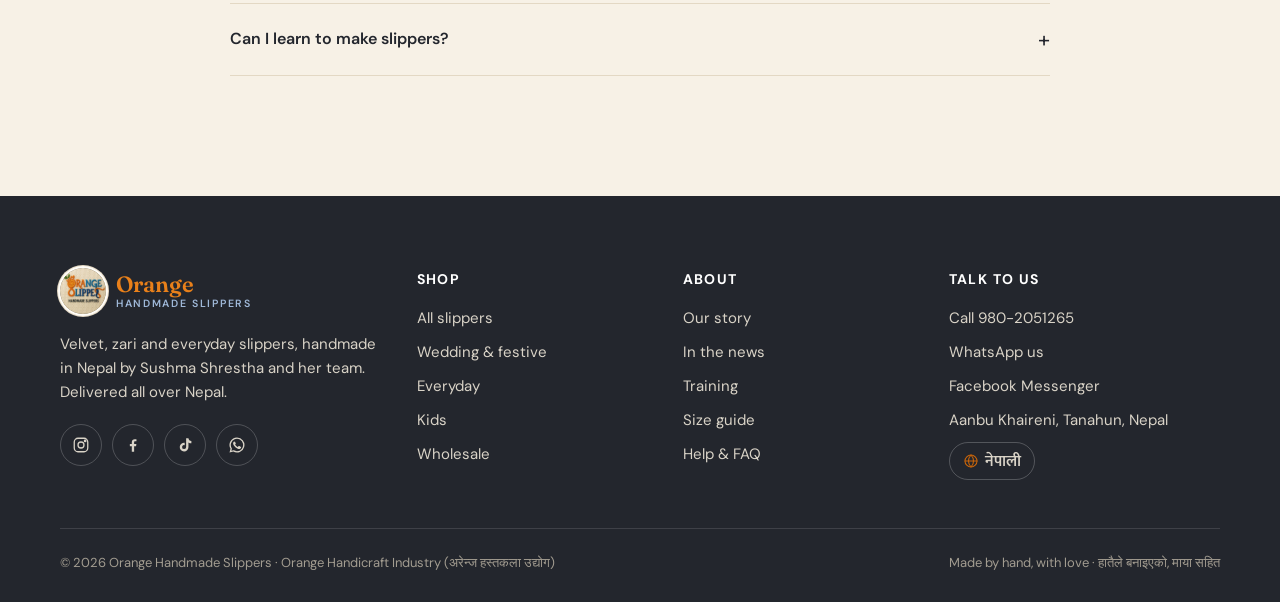
<file: faq.html>
<!doctype html>
<html lang="en">
<head>
  <meta charset="utf-8">
  <meta name="viewport" content="width=device-width, initial-scale=1">
  <link rel="icon" href="images/logo.jpg">
  <link rel="preconnect" href="https://fonts.googleapis.com">
  <link rel="preconnect" href="https://fonts.gstatic.com" crossorigin>
  <link href="https://fonts.googleapis.com/css2?family=DM+Sans:opsz,wght@9..40,400;9..40,500;9..40,600;9..40,700&family=Fraunces:ital,opsz,wght@0,9..144,400;0,9..144,500;0,9..144,600;1,9..144,400;1,9..144,500&family=Mukta:wght@400;500;600;700&family=Tiro+Devanagari+Hindi&display=swap" rel="stylesheet">
  <link rel="stylesheet" href="css/style.css">
  <script>try{var l=new URLSearchParams(location.search).get("lang")||localStorage.getItem("ohs-lang");if(l==="ne")document.documentElement.lang="ne"}catch(e){}</script>
  <title data-ne="सहायता र प्रश्नोत्तर · अरेन्ज ह्यान्डमेड स्लिपर्स">Help & FAQ · Orange Handmade Slippers</title>
  <meta name="description" content="How to order, delivery all over Nepal, custom sizes, wholesale and care for your handmade slippers.">
</head>
<body data-page="faq">
  <div id="site-header"></div>
  <main id="main">
    <section class="page-hero">
      <div class="wrap">
        <div class="crumbs" data-ne="<a href=&quot;index.html&quot;>गृहपृष्ठ</a> / सहायता र प्रश्नोत्तर"><a href="index.html">Home</a> / Help & FAQ</div>
        <h1 data-ne="तपाईंका प्रश्न, <em>हाम्रा उत्तर</em>">Questions, <em>answered</em></h1>
        <p class="lead" data-ne="चाहेको कुरा भेटिएन? ह्वाट्सएपमा म्यासेज गर्नुहोस् वा <a href=&quot;#&quot; data-tel>980-2051265</a> मा फोन गर्नुहोस्।">Can't find what you need? Message us on WhatsApp or call <a href="#" data-tel>980-2051265</a>.</p>
      </div>
    </section>
    <section class="wrap" style="padding-bottom:80px;max-width:860px">
      <h2 style="font-size:28px;margin-bottom:6px" data-ne="अर्डर">Ordering</h2>
      <div class="accordion" style="margin-bottom:40px">
        <details open><summary data-ne="कसरी अर्डर गर्ने?">How do I order?</summary><div class="acc-body" data-ne="चप्पल, रंग र साइज छानेर झोलामा राख्नुहोस्, अनि <b>अर्डर गर्नुहोस्</b> थिच्नुहोस्। डेलिभरी विवरण भरेर <b>ह्वाट्सएपमा अर्डर पठाउनुहोस्</b> थिच्नुहोस्। तपाईंको अर्डर लेखिएरै हाम्रो च्याटमा आइपुग्छ। पठाउनुअघि हामी जवाफ दिएर सबै कुरा पक्का गर्छौं।">Choose your slippers, colour and size, add them to your bag, then press <b>Place order</b>. Fill in your delivery details and tap <b>Send order on WhatsApp</b>. Your order arrives in our chat, already written out. We reply to confirm everything before we send it.</div></details>
        <details><summary data-ne="अनलाइन भुक्तानी गर्न मिल्छ?">Can I pay online?</summary><div class="acc-body" data-ne="वेबसाइटमा अहिले मिल्दैन। अर्डर पठाएपछि हामी डेलिभरीसहितको जम्मा रकम पक्का गर्छौं र भुक्तानी कसरी गर्ने भन्ने च्याटमै मिलाउँछौं।">Not on the website yet. After you send your order, we'll confirm the total (including delivery) and agree on how you'd like to pay in the chat.</div></details>
        <details><summary data-ne="म ह्वाट्सएप चलाउँदिनँ। अर्डर गर्न मिल्छ?">I don't use WhatsApp. Can I still order?</summary><div class="acc-body" data-ne="पक्कै। अन्तिम चरणमा <b>अर्डरको विवरण कपी गर्नुहोस्</b> थिचेर फेसबुक म्यासेन्जर, भाइबर वा इन्स्टाग्राममा पठाउनुहोस्, वा सिधै 980-2051265 मा फोन गर्नुहोस्।">Of course. On the last step, tap <b>Copy order text</b> and paste it into Facebook Messenger, Viber or Instagram, or just call us on 980-2051265.</div></details>
        <details id="custom"><summary data-ne="मेरो साइज वा डिजाइनमा बनाइदिनुहुन्छ?">Can you make a pair to my size or design?</summary><div class="acc-body" data-ne="हो। अर्डरअनुसार बनाउनु हाम्रो कामको ठूलो हिस्सा हो। खुट्टाको लम्बाइ (<a href=&quot;size-guide.html&quot;>साइज गाइड</a> हेर्नुहोस्), मन पर्ने डिजाइन वा फोटो, र रंग पठाउनुहोस्। हामी मूल्य र कति दिन लाग्छ भन्ने बताउँछौं।">Yes. Custom orders are a big part of what we do. Send us your foot length (see the <a href="size-guide.html">size guide</a>), the design or a photo of what you like, and the colour. We'll tell you the price and how long it will take.</div></details>
        <details><summary data-ne="कति दिन लाग्छ?">How long does it take?</summary><div class="acc-body" data-ne="तयार भएका चप्पल अर्डर पक्का भएपछि पठाइन्छ। अर्डरअनुसार बनाइने चप्पललाई केही दिन बढी लाग्छ, दशैं, तिहार र बिहेको सिजनमा अझ बढी, त्यसैले चाँडै अर्डर गर्नुहोस्। भुक्तानीअघि नै हामी आइपुग्ने मिति बताउँछौं।">Pairs we have ready go out after we confirm your order. Made-to-order and custom pairs take a few extra days, and longer in Dashain, Tihar and wedding season, so order early. We'll always tell you the expected date before you pay.</div></details>
      </div>

      <h2 style="font-size:28px;margin-bottom:6px" data-ne="डेलिभरी">Delivery</h2>
      <div class="accordion" style="margin-bottom:40px">
        <details><summary data-ne="कहाँ-कहाँ डेलिभरी गर्नुहुन्छ?">Where do you deliver?</summary><div class="acc-body" data-ne="कुरियर साझेदारमार्फत नेपालभर, पोखरा र काठमाडौंदेखि बुटवल, विराटनगर, भरतपुर र अझ पर।">All over Nepal, from Pokhara and Kathmandu to Butwal, Biratnagar, Bharatpur and beyond, through our courier partner.</div></details>
        <details><summary data-ne="डेलिभरी शुल्क कति लाग्छ?">How much is delivery?</summary><div class="acc-body" data-ne="तपाईं कहाँ हुनुहुन्छ र कति जोर अर्डर गर्नुहुन्छ भन्नेमा भर पर्छ। पठाउनुअघि च्याटमै ठ्याक्कै शुल्क पक्का गर्छौं, कुनै अचम्म हुँदैन।">It depends on where you are and how many pairs you order. We confirm the exact charge in the chat before sending, so there are no surprises.</div></details>
        <details><summary data-ne="विदेश पठाउनुहुन्छ?">Do you send abroad?</summary><div class="acc-body" data-ne="हाम्रा चप्पल जापान, कोरिया, दुबई, अस्ट्रेलिया र क्रोएसियासम्म पुगिसकेका छन्। आफ्नो देश लेखेर म्यासेज गर्नुहोस्, हामी उपयुक्त उपाय खोज्छौं।">Our slippers have already travelled to Japan, Korea, Dubai, Australia and Croatia. Message us with your country and we'll find the best way to get them to you.</div></details>
      </div>

      <h2 style="font-size:28px;margin-bottom:6px" data-ne="फिर्ता र हेरचाह">Returns and care</h2>
      <div class="accordion" style="margin-bottom:40px">
        <details><summary data-ne="फिर्ता वा साटफेर गर्न मिल्छ?">Can I return or exchange?</summary><div class="acc-body" data-ne="हरेक जोर हातैले, प्रायः अर्डरअनुसार बनाइने भएकाले हामी फिर्ता वा साटफेर गर्दैनौं। कृपया <a href=&quot;size-guide.html&quot;>साइज गाइड</a> हेरेर नाप्नुहोस् र पक्का नभए सोध्नुहोस्। छान्न सघाउन पाउँदा हामीलाई खुसी लाग्छ।">Because every pair is handmade, often to order, we don't offer returns or exchanges. Please measure using our <a href="size-guide.html">size guide</a> and ask us if you're unsure. We're happy to help you choose.</div></details>
        <details><summary data-ne="मखमली र जरी चप्पलको हेरचाह कसरी गर्ने?">How do I look after velvet and zari slippers?</summary><div class="acc-body" data-ne="मखमललाई नरम सुख्खा ब्रस वा कपडाले सफा गर्नुहोस्। जरी, मोती र पत्थरलाई पानी र अत्तरबाट टाढा राख्नुहोस्। भिजे भने घाममा होइन, छहारीमा सुकाउनुहोस्। मखमल नथिचियोस् भनेर झोलामै राख्नुहोस्।">Brush velvet with a soft, dry brush or cloth. Keep zari, beads and stones away from water and perfume. If they get damp, let them dry in the shade, not direct sun. Store them in their bag so the velvet doesn't get crushed.</div></details>
        <details><summary data-ne="मेरो चप्पल ठ्याक्कै फोटोजस्तै हुन्छ?">Will my pair look exactly like the photo?</summary><div class="acc-body" data-ne="धेरै मिल्दोजुल्दो, तर हरेक जोर हातैले बनाइने भएकाले बुट्टाको ठाउँ, छापाको ढाँचा र रंगको छाया अलिअलि फरक हुन सक्छ। त्यही नै यसको सुन्दरता हो।">Very close, but each pair is made by hand, so embroidery placement, print patterns and colour shades can vary a little. That's part of the charm.</div></details>
      </div>

      <h2 style="font-size:28px;margin-bottom:6px" data-ne="होलसेल र तालिम">Wholesale and training</h2>
      <div class="accordion">
        <details><summary data-ne="होलसेल बेच्नुहुन्छ?">Do you sell wholesale?</summary><div class="acc-body" data-ne="हो, पसल, बिहे र कार्यक्रमका लागि। <a href=&quot;wholesale.html&quot;>होलसेल सोधपुछ पठाउनुहोस्</a>।">Yes, for shops, weddings and events. <a href="wholesale.html">Send a wholesale enquiry</a>.</div></details>
        <details><summary data-ne="म चप्पल बनाउन सिक्न सक्छु?">Can I learn to make slippers?</summary><div class="acc-body" data-ne="सक्नुहुन्छ! हाम्रो कार्यशालामा हातैले गरेर सिक्ने तालिम हुन्छ, अन्त्यमा प्रमाणपत्रसहित। <a href=&quot;training.html&quot;>अर्को ब्याचबारे जान्नुहोस्</a>।">Yes! We run hands-on training at our workshop, with a certificate at the end. <a href="training.html">Find out about the next batch</a>.</div></details>
      </div>
    </section>
  </main>
  <div id="site-footer"></div>
  <script src="js/products.js"></script>
  <script src="js/app.js"></script>
</body>
</html>
</file>
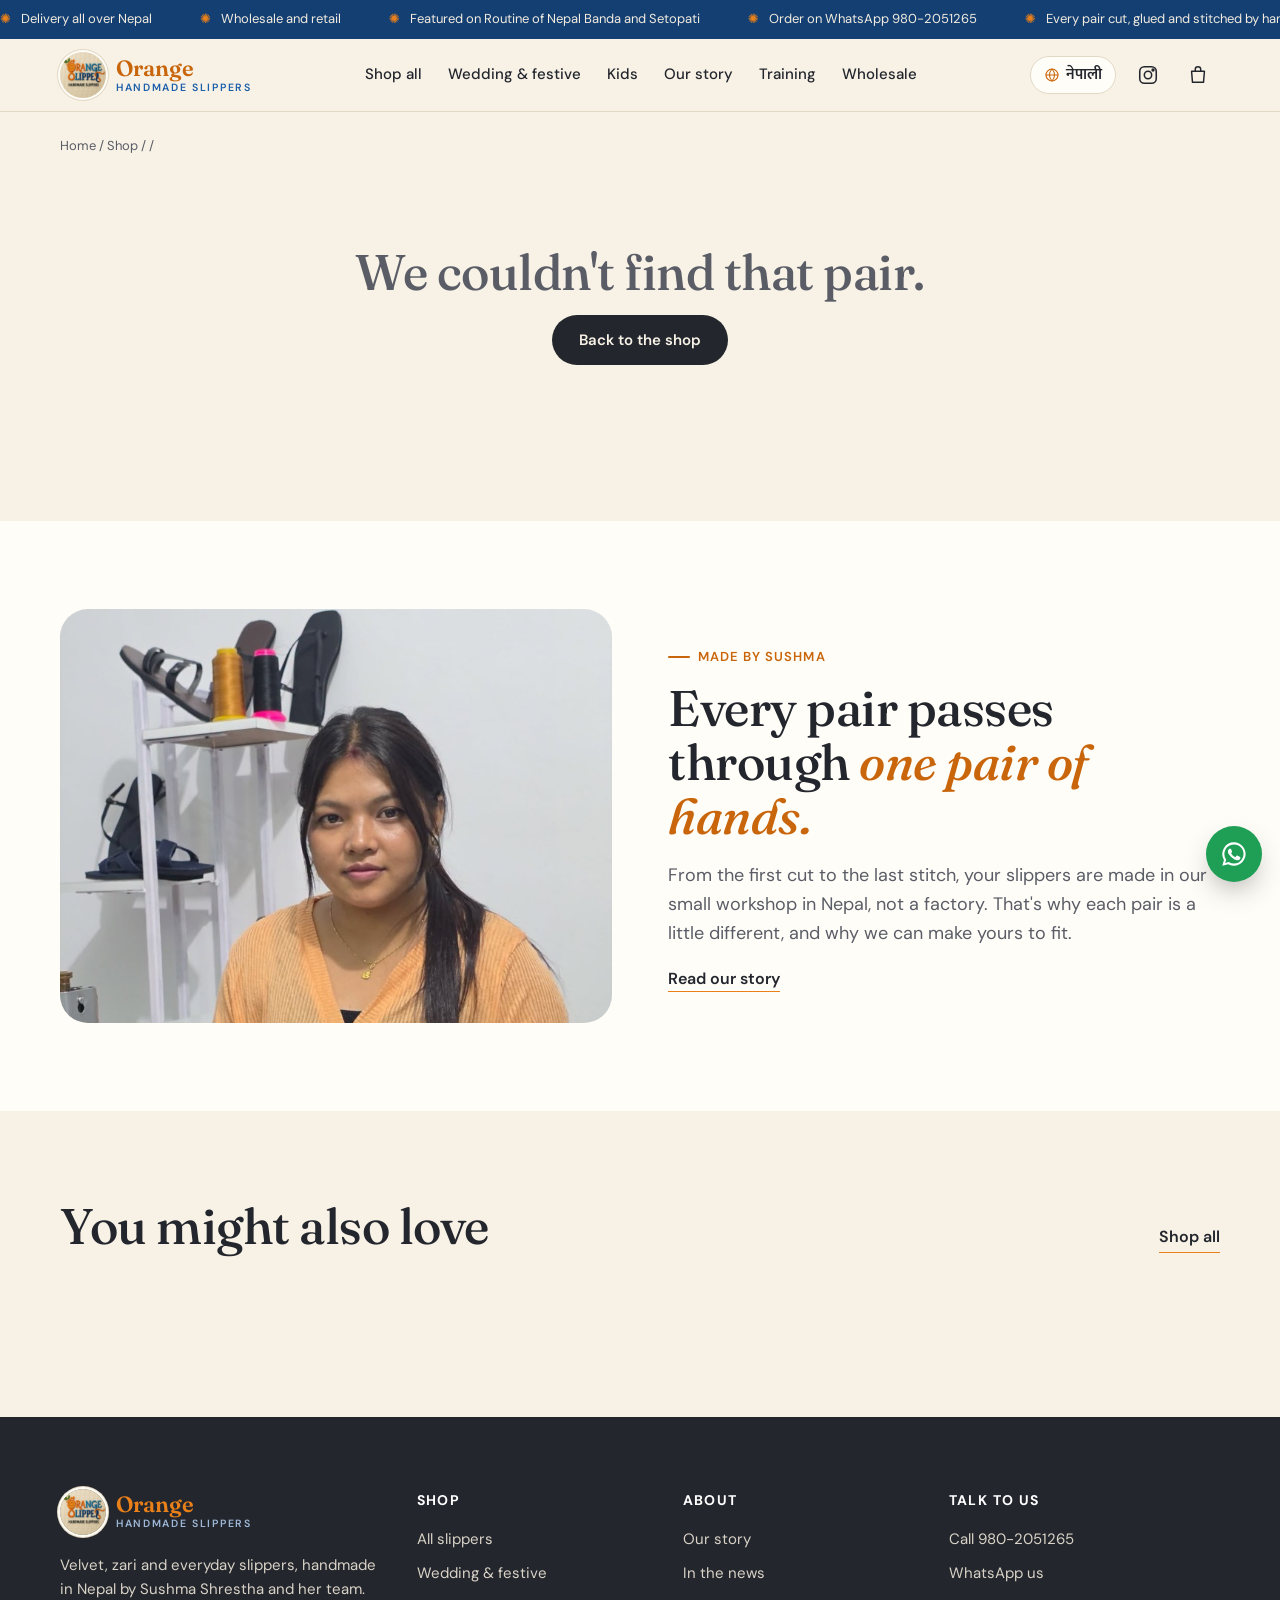
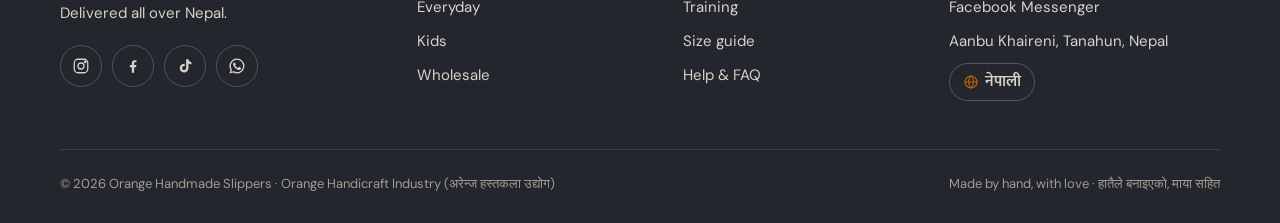
<file: product.html>
<!doctype html>
<html lang="en">
<head>
  <meta charset="utf-8">
  <meta name="viewport" content="width=device-width, initial-scale=1">
  <link rel="icon" href="images/logo.jpg">
  <link rel="preconnect" href="https://fonts.googleapis.com">
  <link rel="preconnect" href="https://fonts.gstatic.com" crossorigin>
  <link href="https://fonts.googleapis.com/css2?family=DM+Sans:opsz,wght@9..40,400;9..40,500;9..40,600;9..40,700&family=Fraunces:ital,opsz,wght@0,9..144,400;0,9..144,500;0,9..144,600;1,9..144,400;1,9..144,500&family=Mukta:wght@400;500;600;700&family=Tiro+Devanagari+Hindi&display=swap" rel="stylesheet">
  <link rel="stylesheet" href="css/style.css">
  <script>try{var l=new URLSearchParams(location.search).get("lang")||localStorage.getItem("ohs-lang");if(l==="ne")document.documentElement.lang="ne"}catch(e){}</script>
  <title>Slippers · Orange Handmade Slippers</title>
  <meta name="description" content="Handmade slippers from Nepal by Orange Handmade Slippers.">
</head>
<body data-page="product">
  <div id="site-header"></div>
  <main id="main">
    <div class="wrap" style="padding-top:24px">
      <div class="crumbs" data-ne="<a href=&quot;index.html&quot;>गृहपृष्ठ</a> / <a href=&quot;shop.html&quot;>पसल</a> / <span id=&quot;crumb-cat&quot;></span> / <span id=&quot;crumb-name&quot;></span>"><a href="index.html">Home</a> / <a href="shop.html">Shop</a> / <span id="crumb-cat"></span> / <span id="crumb-name"></span></div>
      <div class="pdp" id="pdp"></div>
    </div>
    <section class="section story-band">
      <div class="wrap two-col">
        <img class="rounded-img reveal" src="images/sushma.jpg" alt="Sushma Shrestha at her workbench" loading="lazy" style="aspect-ratio:4/3;object-position:top">
        <div class="reveal">
          <span class="eyebrow" data-ne="सुस्माले बनाएको">Made by Sushma</span>
          <h2 style="margin:14px 0 16px" data-ne="हरेक जोर <em>एउटै जोडी हातबाट</em> बन्छ।">Every pair passes through <em>one pair of hands.</em></h2>
          <p class="lead" data-ne="पहिलो काटदेखि अन्तिम सिलाइसम्म, तपाईंको चप्पल कारखानामा होइन, नेपालको हाम्रो सानो कार्यशालामा बन्छ। त्यसैले हरेक जोर अलिकति फरक हुन्छ, र तपाईंकै नापमा बनाउन सकिन्छ।">From the first cut to the last stitch, your slippers are made in our small workshop in Nepal, not a factory. That's why each pair is a little different, and why we can make yours to fit.</p>
          <a class="link-arrow" href="story.html" data-ne="हाम्रो कथा पढ्नुहोस्">Read our story</a>
        </div>
      </div>
    </section>
    <section class="section">
      <div class="wrap">
        <div class="section-head"><h2 data-ne="तपाईंलाई यी पनि मन पर्न सक्छन्">You might also love</h2><a class="link-arrow" href="shop.html" data-ne="सबै हेर्नुहोस्">Shop all</a></div>
        <div class="grid" id="related"></div>
      </div>
    </section>
  </main>
  <div id="site-footer"></div>
  <script src="js/products.js"></script>
  <script src="js/app.js"></script>
</body>
</html>
</file>
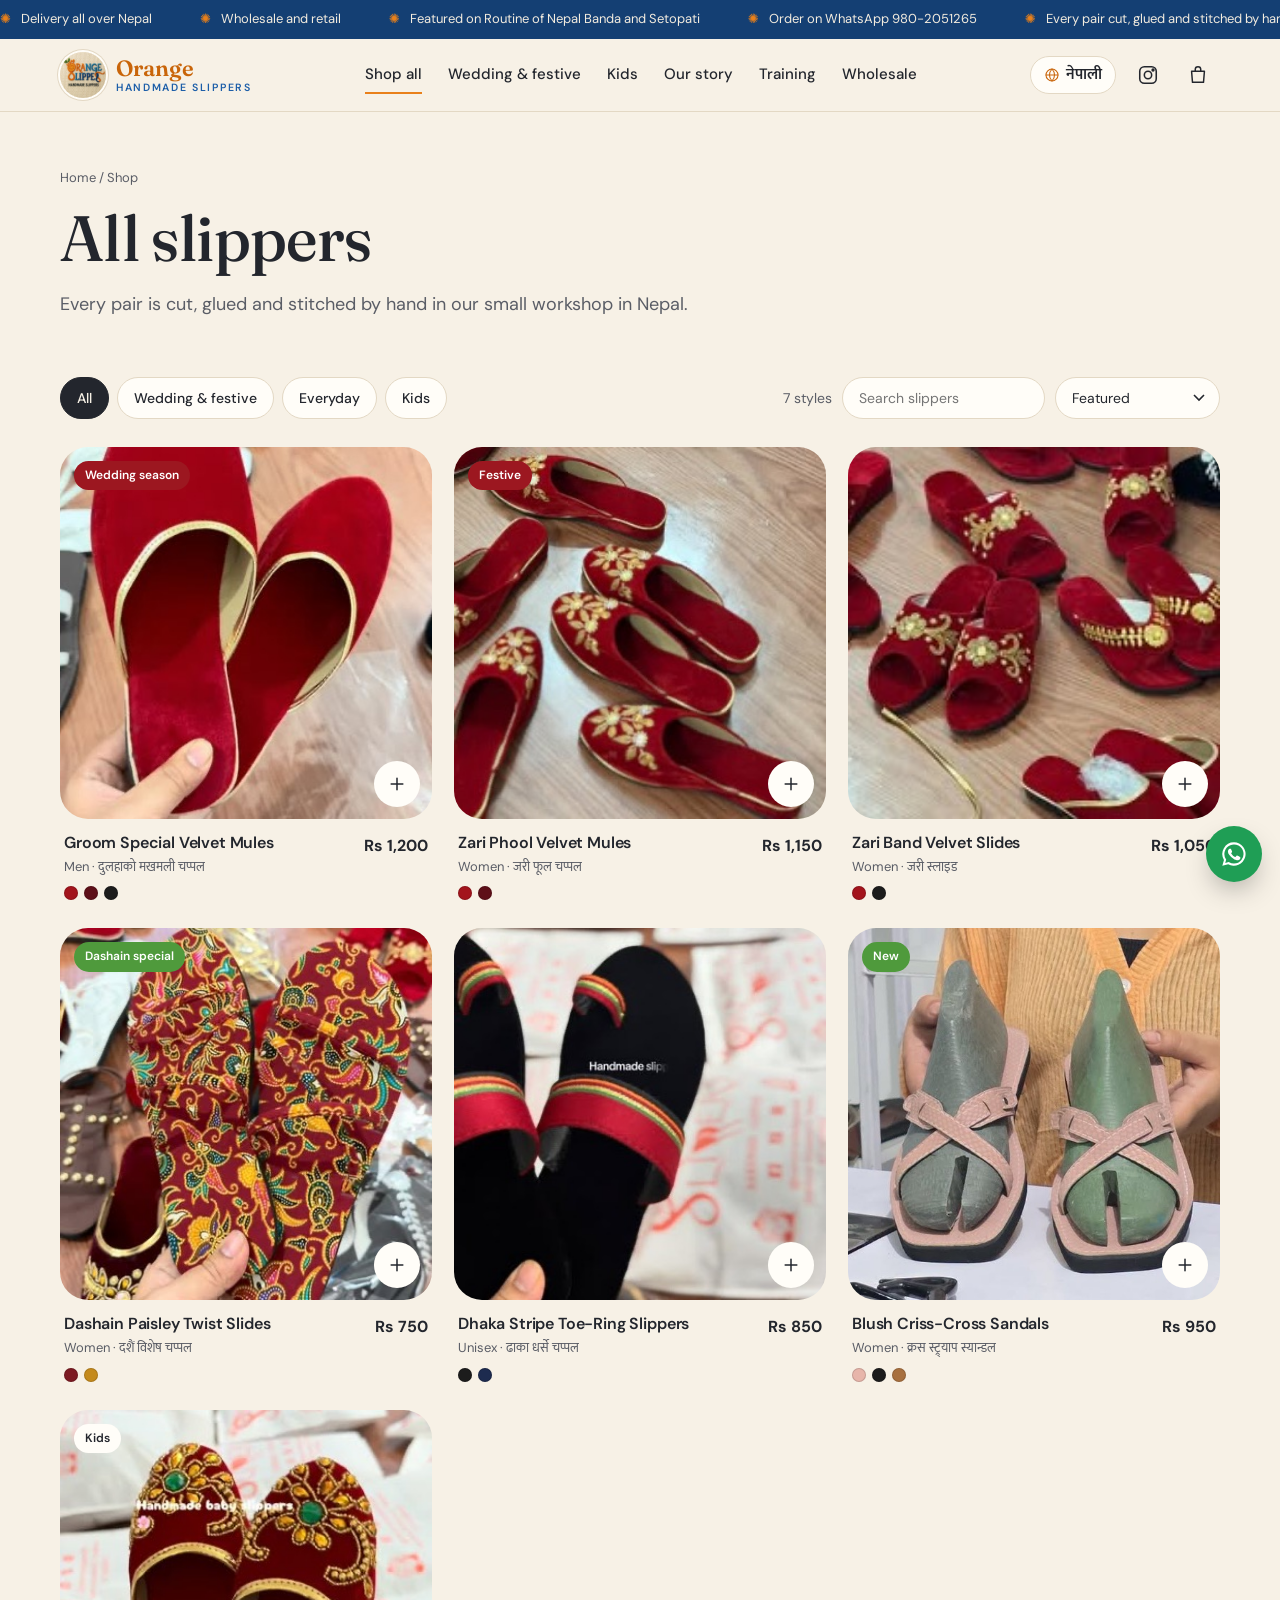
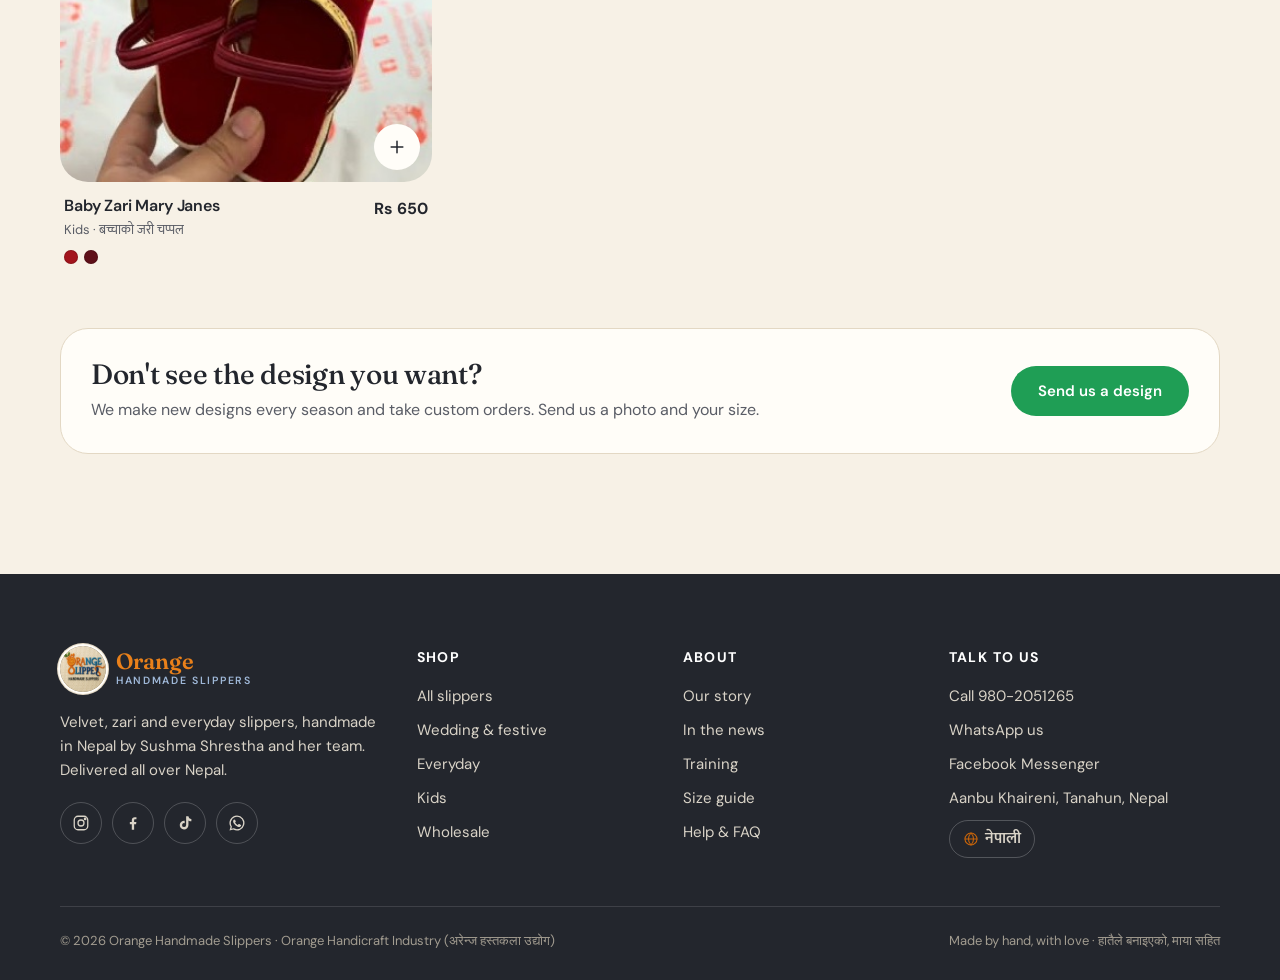
<file: shop.html>
<!doctype html>
<html lang="en">
<head>
  <meta charset="utf-8">
  <meta name="viewport" content="width=device-width, initial-scale=1">
  <link rel="icon" href="images/logo.jpg">
  <link rel="preconnect" href="https://fonts.googleapis.com">
  <link rel="preconnect" href="https://fonts.gstatic.com" crossorigin>
  <link href="https://fonts.googleapis.com/css2?family=DM+Sans:opsz,wght@9..40,400;9..40,500;9..40,600;9..40,700&family=Fraunces:ital,opsz,wght@0,9..144,400;0,9..144,500;0,9..144,600;1,9..144,400;1,9..144,500&family=Mukta:wght@400;500;600;700&family=Tiro+Devanagari+Hindi&display=swap" rel="stylesheet">
  <link rel="stylesheet" href="css/style.css">
  <script>try{var l=new URLSearchParams(location.search).get("lang")||localStorage.getItem("ohs-lang");if(l==="ne")document.documentElement.lang="ne"}catch(e){}</script>
  <title data-ne="चप्पल किन्नुहोस् · अरेन्ज ह्यान्डमेड स्लिपर्स">Shop slippers · Orange Handmade Slippers</title>
  <meta name="description" content="Shop handmade velvet, zari and everyday slippers from Nepal. Wedding, festive, everyday and kids' pairs. Delivery all over Nepal.">
</head>
<body data-page="shop">
  <div id="site-header"></div>
  <main id="main">
    <section class="page-hero">
      <div class="wrap">
        <div class="crumbs" data-ne="<a href=&quot;index.html&quot;>गृहपृष्ठ</a> / पसल"><a href="index.html">Home</a> / Shop</div>
        <h1 id="shop-title">All slippers</h1>
        <p class="lead" id="shop-blurb"></p>
      </div>
    </section>
    <section class="wrap" style="padding-bottom:80px">
      <div class="shop-bar">
        <div class="chips" role="group" aria-label="Filter by type">
          <button class="chip" type="button" data-cat="all" data-ne="सबै">All</button>
          <button class="chip" type="button" data-cat="festive" data-ne="बिहे र चाडपर्व">Wedding & festive</button>
          <button class="chip" type="button" data-cat="everyday" data-ne="दैनिक">Everyday</button>
          <button class="chip" type="button" data-cat="kids" data-ne="बालबालिका">Kids</button>
        </div>
        <div style="display:flex;gap:10px;flex-wrap:wrap;align-items:center">
          <span id="shop-count" style="font-size:14px;color:var(--ink-soft)"></span>
          <input class="search-input" id="shop-search" type="search" placeholder="Search slippers" data-ne-ph="चप्पल खोज्नुहोस्" aria-label="Search slippers">
          <select class="select" id="shop-sort" aria-label="Sort">
            <option value="featured" data-ne="छानिएका">Featured</option>
            <option value="low" data-ne="मूल्य: कमदेखि बढी">Price: low to high</option>
            <option value="high" data-ne="मूल्य: बढीदेखि कम">Price: high to low</option>
          </select>
        </div>
      </div>
      <div class="grid" id="shop-grid"></div>

      <div class="panel" style="margin-top:64px;display:flex;justify-content:space-between;align-items:center;gap:20px;flex-wrap:wrap">
        <div>
          <h2 style="font-size:28px" data-ne="चाहेको डिजाइन देख्नुभएन?">Don't see the design you want?</h2>
          <p style="margin:8px 0 0;color:var(--ink-soft)" data-ne="हामी हरेक सिजन नयाँ डिजाइन बनाउँछौं र अर्डरअनुसार पनि बनाउँछौं। फोटो र साइज पठाउनुहोस्।">We make new designs every season and take custom orders. Send us a photo and your size.</p>
        </div>
        <a class="btn btn-wa" href="#" data-wa="Namaste! I'd like a custom pair. Here's the design and my size: " data-ne-wa="नमस्ते! मलाई अर्डरअनुसारको चप्पल चाहियो। डिजाइन र मेरो साइज यस्तो छ: " data-ne="डिजाइन पठाउनुहोस्">Send us a design</a>
      </div>
    </section>
  </main>
  <div id="site-footer"></div>
  <script src="js/products.js"></script>
  <script src="js/app.js"></script>
</body>
</html>
</file>
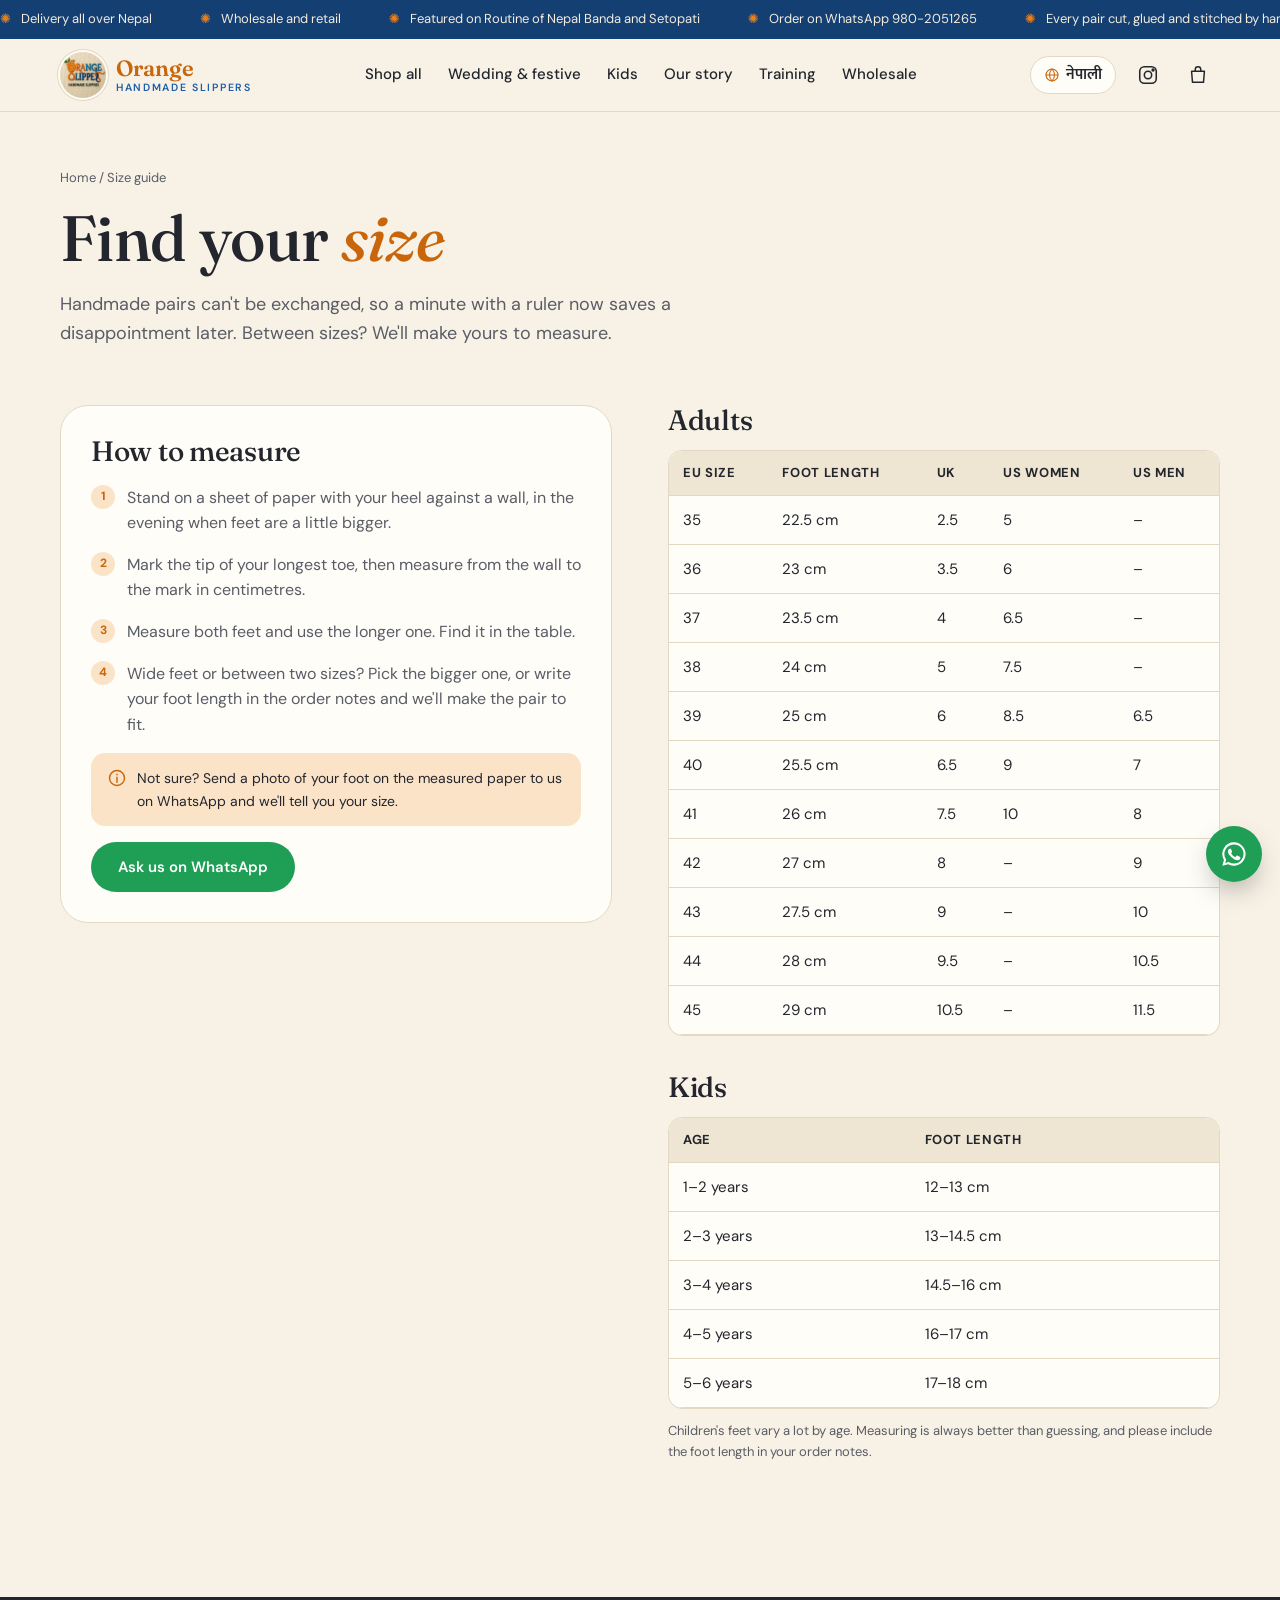
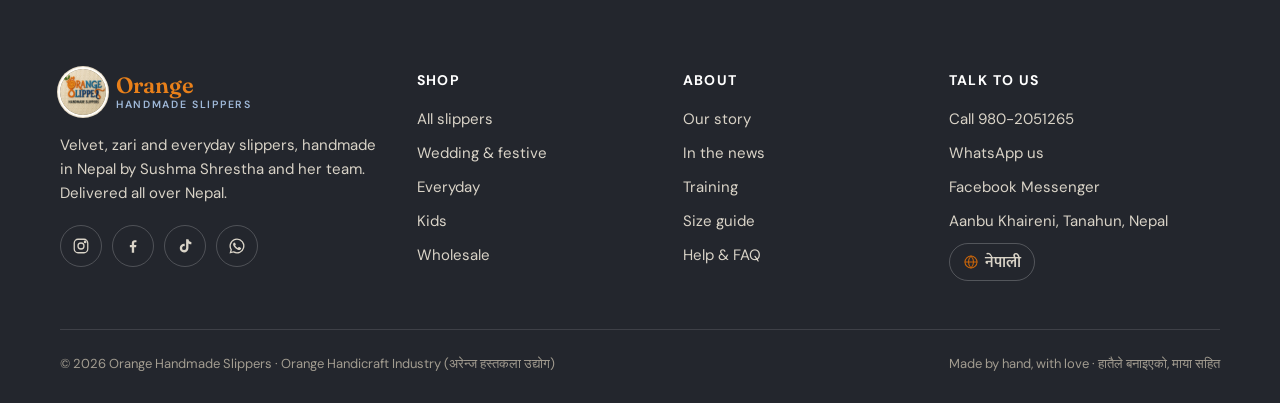
<file: size-guide.html>
<!doctype html>
<html lang="en">
<head>
  <meta charset="utf-8">
  <meta name="viewport" content="width=device-width, initial-scale=1">
  <link rel="icon" href="images/logo.jpg">
  <link rel="preconnect" href="https://fonts.googleapis.com">
  <link rel="preconnect" href="https://fonts.gstatic.com" crossorigin>
  <link href="https://fonts.googleapis.com/css2?family=DM+Sans:opsz,wght@9..40,400;9..40,500;9..40,600;9..40,700&family=Fraunces:ital,opsz,wght@0,9..144,400;0,9..144,500;0,9..144,600;1,9..144,400;1,9..144,500&family=Mukta:wght@400;500;600;700&family=Tiro+Devanagari+Hindi&display=swap" rel="stylesheet">
  <link rel="stylesheet" href="css/style.css">
  <script>try{var l=new URLSearchParams(location.search).get("lang")||localStorage.getItem("ohs-lang");if(l==="ne")document.documentElement.lang="ne"}catch(e){}</script>
  <title data-ne="साइज गाइड · अरेन्ज ह्यान्डमेड स्लिपर्स">Size guide · Orange Handmade Slippers</title>
  <meta name="description" content="Find your slipper size. Measure your foot in centimetres and match it to our EU sizes, or ask for a made-to-measure pair.">
</head>
<body data-page="size">
  <div id="site-header"></div>
  <main id="main">
    <section class="page-hero">
      <div class="wrap">
        <div class="crumbs" data-ne="<a href=&quot;index.html&quot;>गृहपृष्ठ</a> / साइज गाइड"><a href="index.html">Home</a> / Size guide</div>
        <h1 data-ne="आफ्नो <em>साइज</em> पत्ता लगाउनुहोस्">Find your <em>size</em></h1>
        <p class="lead" data-ne="हातैले बनाइएका चप्पल साटफेर हुँदैनन्, त्यसैले अहिले एक मिनेट नापे पछि दुःख हुँदैन। दुई साइजको बीचमा हुनुहुन्छ? हामी तपाईंकै नापमा बनाइदिन्छौं।">Handmade pairs can't be exchanged, so a minute with a ruler now saves a disappointment later. Between sizes? We'll make yours to measure.</p>
      </div>
    </section>
    <section class="wrap" style="padding-bottom:80px">
      <div class="two-col" style="align-items:start">
        <div class="panel reveal">
          <h2 style="font-size:28px;margin-bottom:18px" data-ne="कसरी नाप्ने">How to measure</h2>
          <ol class="how-list" style="font-size:16px;gap:16px">
            <li data-ne="कुर्कुच्चा भित्तामा टाँसेर कागजमाथि उभिनुहोस्, साँझपख जब खुट्टा अलिकति ठूलो हुन्छ।">Stand on a sheet of paper with your heel against a wall, in the evening when feet are a little bigger.</li>
            <li data-ne="सबैभन्दा लामो औंलाको टुप्पोमा चिन्ह लगाउनुहोस्, अनि भित्तादेखि चिन्हसम्म सेन्टिमिटरमा नाप्नुहोस्।">Mark the tip of your longest toe, then measure from the wall to the mark in centimetres.</li>
            <li data-ne="दुवै खुट्टा नाप्नुहोस् र लामोलाई लिनुहोस्। तालिकामा हेर्नुहोस्।">Measure both feet and use the longer one. Find it in the table.</li>
            <li data-ne="खुट्टा चौडा छ वा दुई साइजको बीचमा? ठूलो साइज छान्नुहोस्, वा अर्डरको टिप्पणीमा खुट्टाको लम्बाइ लेख्नुहोस्, हामी मिल्ने गरी बनाइदिन्छौं।">Wide feet or between two sizes? Pick the bigger one, or write your foot length in the order notes and we'll make the pair to fit.</li>
          </ol>
          <div class="note-box"><svg viewBox="0 0 24 24" fill="none" stroke="currentColor" stroke-width="1.7" stroke-linecap="round"><circle cx="12" cy="12" r="9"/><path d="M12 11v6M12 7.5v.5"/></svg><div data-ne="पक्का हुनुहुन्न? नापेको कागजमा खुट्टाको फोटो ह्वाट्सएपमा पठाउनुहोस्, हामी साइज बताइदिन्छौं।">Not sure? Send a photo of your foot on the measured paper to us on WhatsApp and we'll tell you your size.</div></div>
          <a class="btn btn-wa" href="#" data-wa="Namaste! Can you help me find my slipper size? My foot length is ___ cm." data-ne-wa="नमस्ते! मेरो चप्पलको साइज पत्ता लगाउन सघाउनुहुन्छ? मेरो खुट्टाको लम्बाइ ___ सेमी हो।" data-ne="ह्वाट्सएपमा सोध्नुहोस्">Ask us on WhatsApp</a>
        </div>
        <div class="reveal">
          <h2 style="font-size:28px;margin-bottom:14px" data-ne="ठूलाका लागि">Adults</h2>
          <div class="table-wrap">
            <table class="sizes-table">
              <thead><tr><th data-ne="EU साइज">EU size</th><th data-ne="खुट्टाको लम्बाइ">Foot length</th><th>UK</th><th data-ne="US महिला">US women</th><th data-ne="US पुरुष">US men</th></tr></thead>
              <tbody>
                <tr><td>35</td><td>22.5 cm</td><td>2.5</td><td>5</td><td>–</td></tr>
                <tr><td>36</td><td>23 cm</td><td>3.5</td><td>6</td><td>–</td></tr>
                <tr><td>37</td><td>23.5 cm</td><td>4</td><td>6.5</td><td>–</td></tr>
                <tr><td>38</td><td>24 cm</td><td>5</td><td>7.5</td><td>–</td></tr>
                <tr><td>39</td><td>25 cm</td><td>6</td><td>8.5</td><td>6.5</td></tr>
                <tr><td>40</td><td>25.5 cm</td><td>6.5</td><td>9</td><td>7</td></tr>
                <tr><td>41</td><td>26 cm</td><td>7.5</td><td>10</td><td>8</td></tr>
                <tr><td>42</td><td>27 cm</td><td>8</td><td>–</td><td>9</td></tr>
                <tr><td>43</td><td>27.5 cm</td><td>9</td><td>–</td><td>10</td></tr>
                <tr><td>44</td><td>28 cm</td><td>9.5</td><td>–</td><td>10.5</td></tr>
                <tr><td>45</td><td>29 cm</td><td>10.5</td><td>–</td><td>11.5</td></tr>
              </tbody>
            </table>
          </div>
          <h2 style="font-size:28px;margin:36px 0 14px" data-ne="बालबालिका">Kids</h2>
          <div class="table-wrap">
            <table class="sizes-table">
              <thead><tr><th data-ne="उमेर">Age</th><th data-ne="खुट्टाको लम्बाइ">Foot length</th></tr></thead>
              <tbody>
                <tr><td data-ne="१–२ वर्ष">1–2 years</td><td>12–13 cm</td></tr>
                <tr><td data-ne="२–३ वर्ष">2–3 years</td><td>13–14.5 cm</td></tr>
                <tr><td data-ne="३–४ वर्ष">3–4 years</td><td>14.5–16 cm</td></tr>
                <tr><td data-ne="४–५ वर्ष">4–5 years</td><td>16–17 cm</td></tr>
                <tr><td data-ne="५–६ वर्ष">5–6 years</td><td>17–18 cm</td></tr>
              </tbody>
            </table>
          </div>
          <p class="small-note" style="margin-top:12px" data-ne="उमेरअनुसार बच्चाको खुट्टा धेरै फरक हुन्छ। अनुमान गर्नुभन्दा नाप्नु राम्रो, र अर्डरको टिप्पणीमा खुट्टाको लम्बाइ लेख्नुहोस्।">Children's feet vary a lot by age. Measuring is always better than guessing, and please include the foot length in your order notes.</p>
        </div>
      </div>
    </section>
  </main>
  <div id="site-footer"></div>
  <script src="js/products.js"></script>
  <script src="js/app.js"></script>
</body>
</html>
</file>
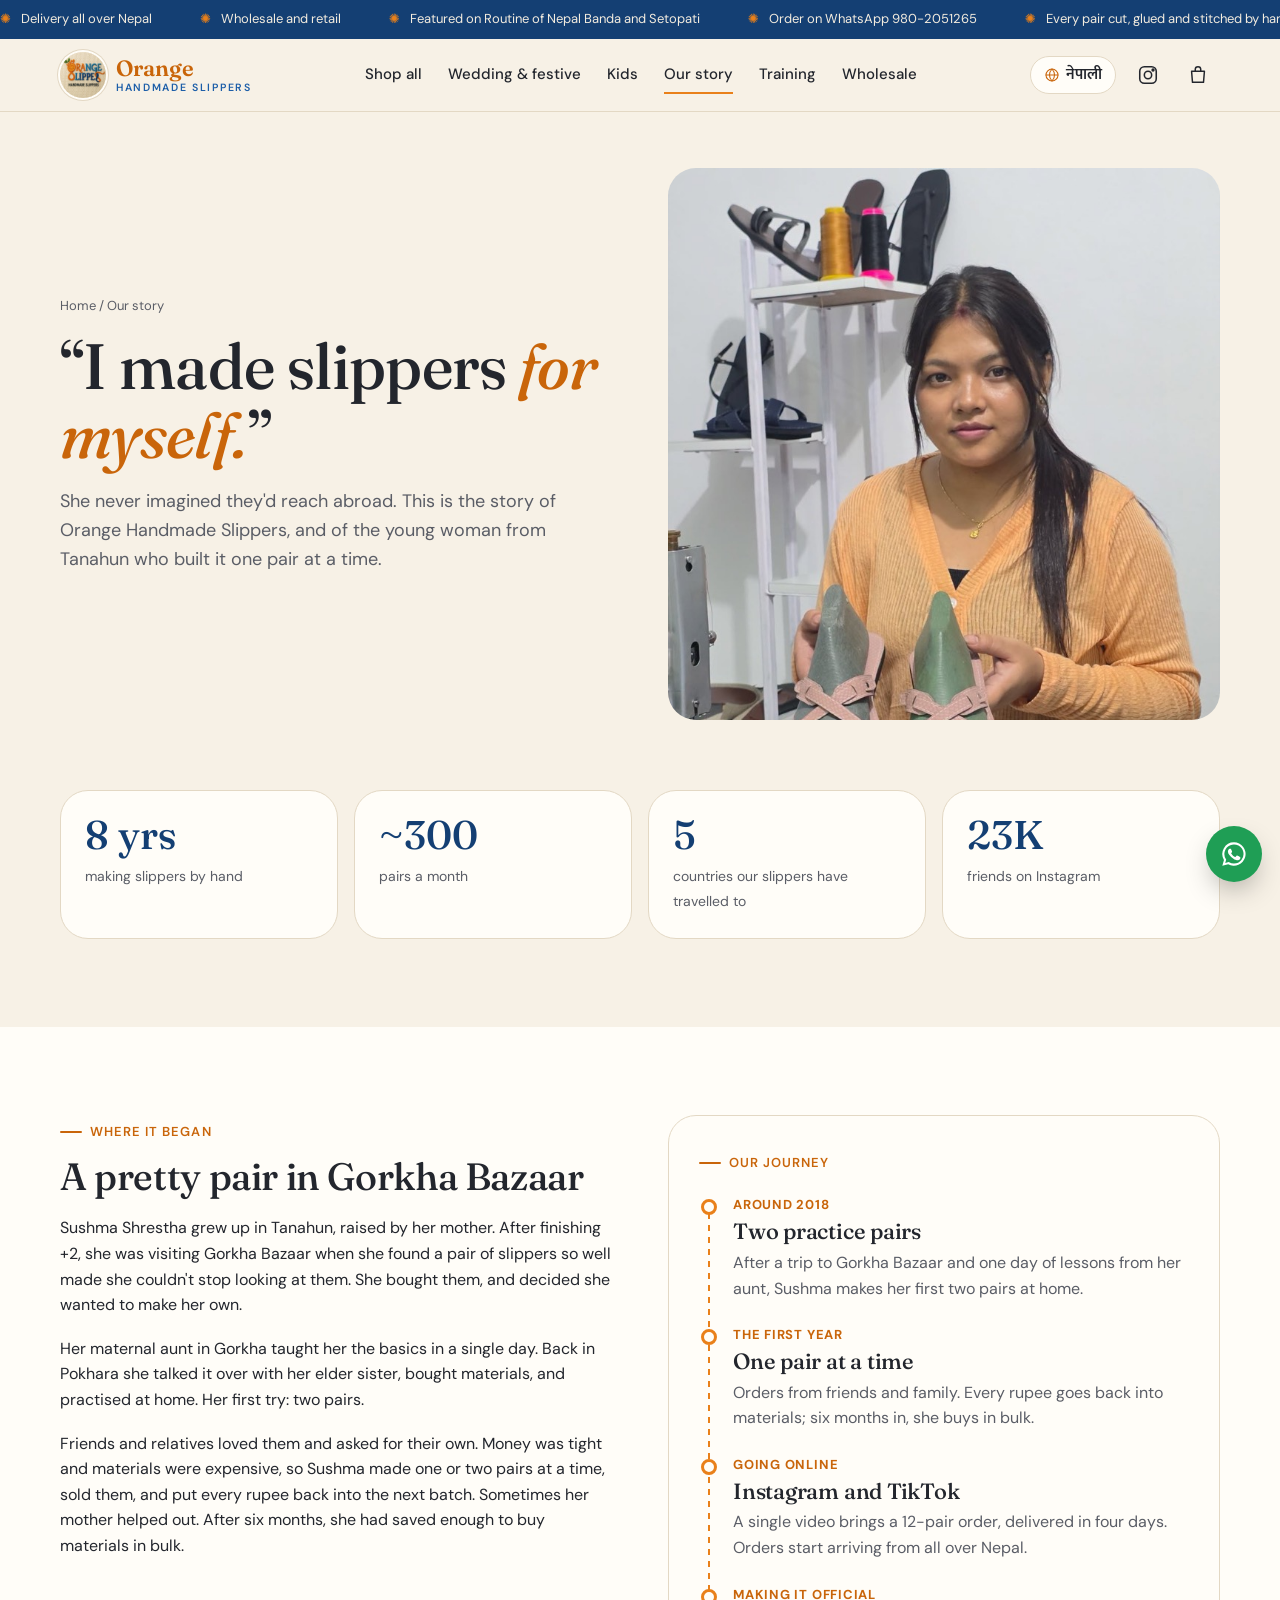
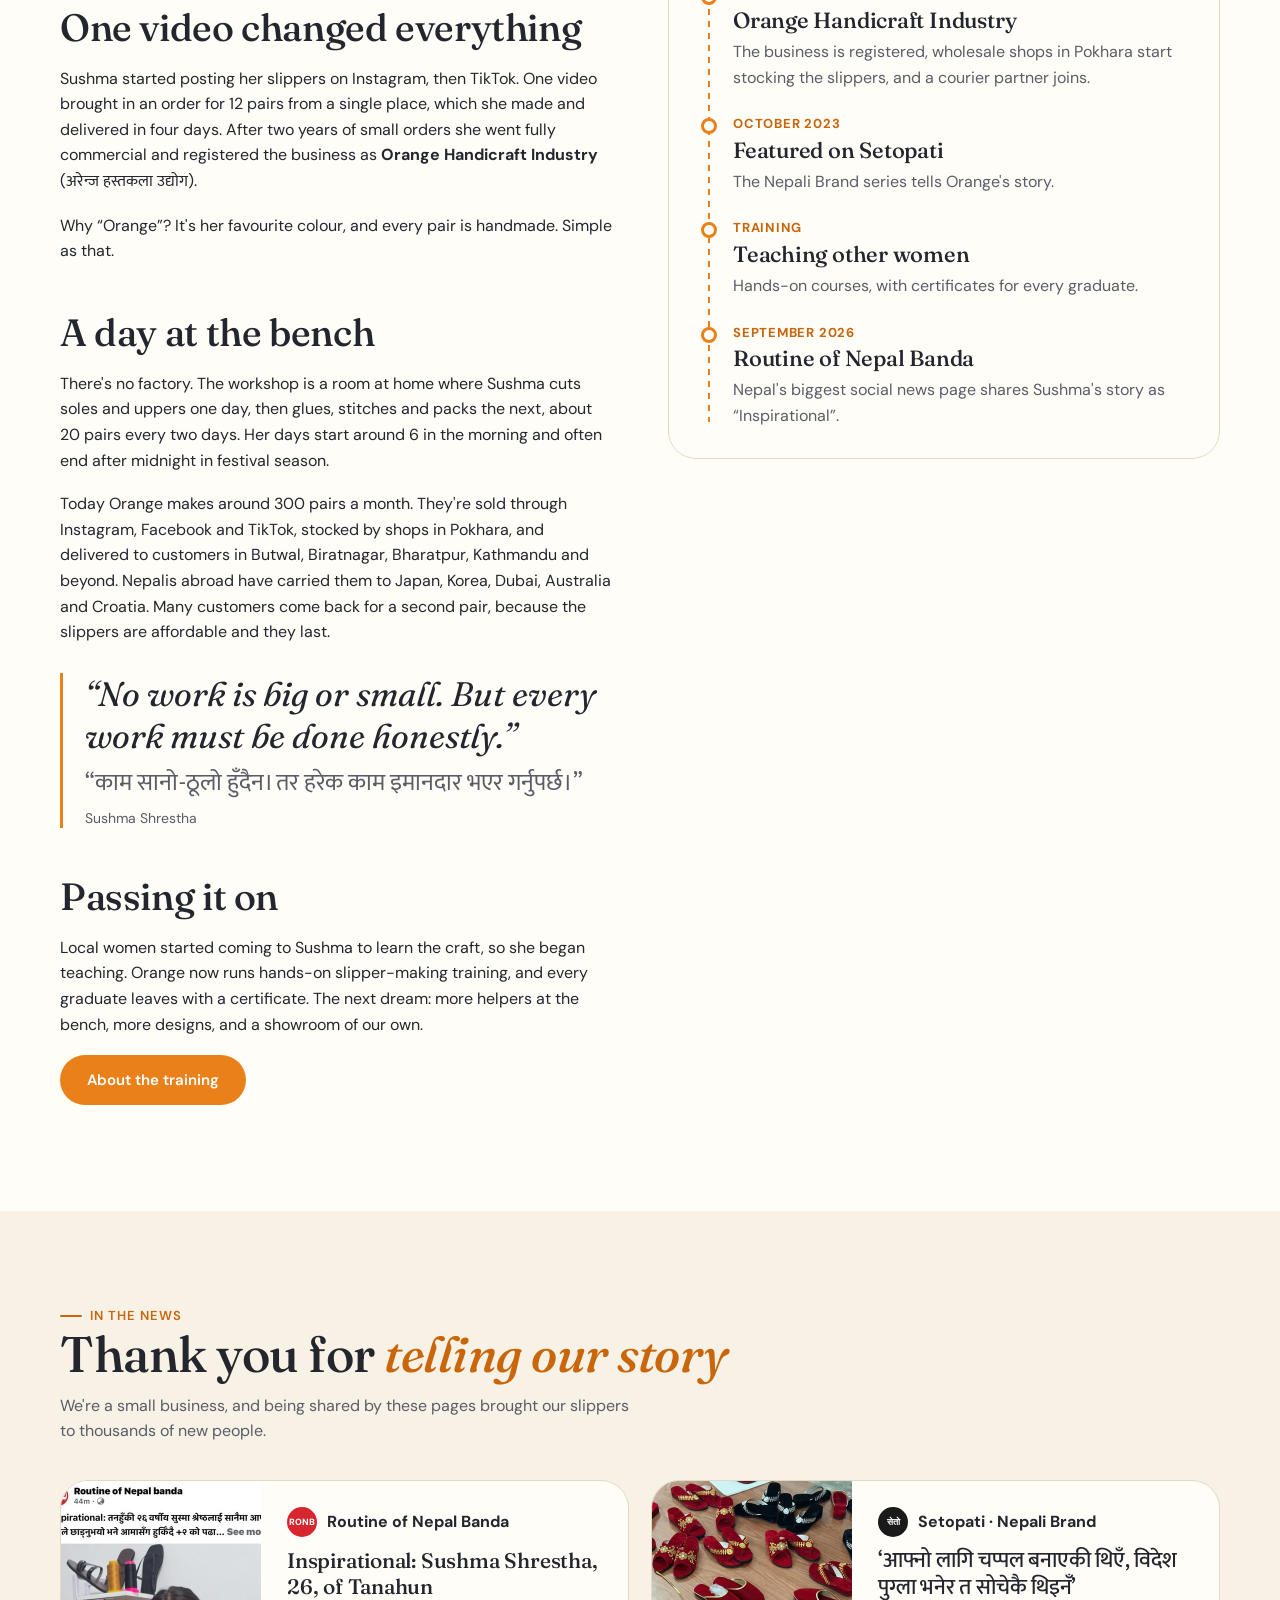
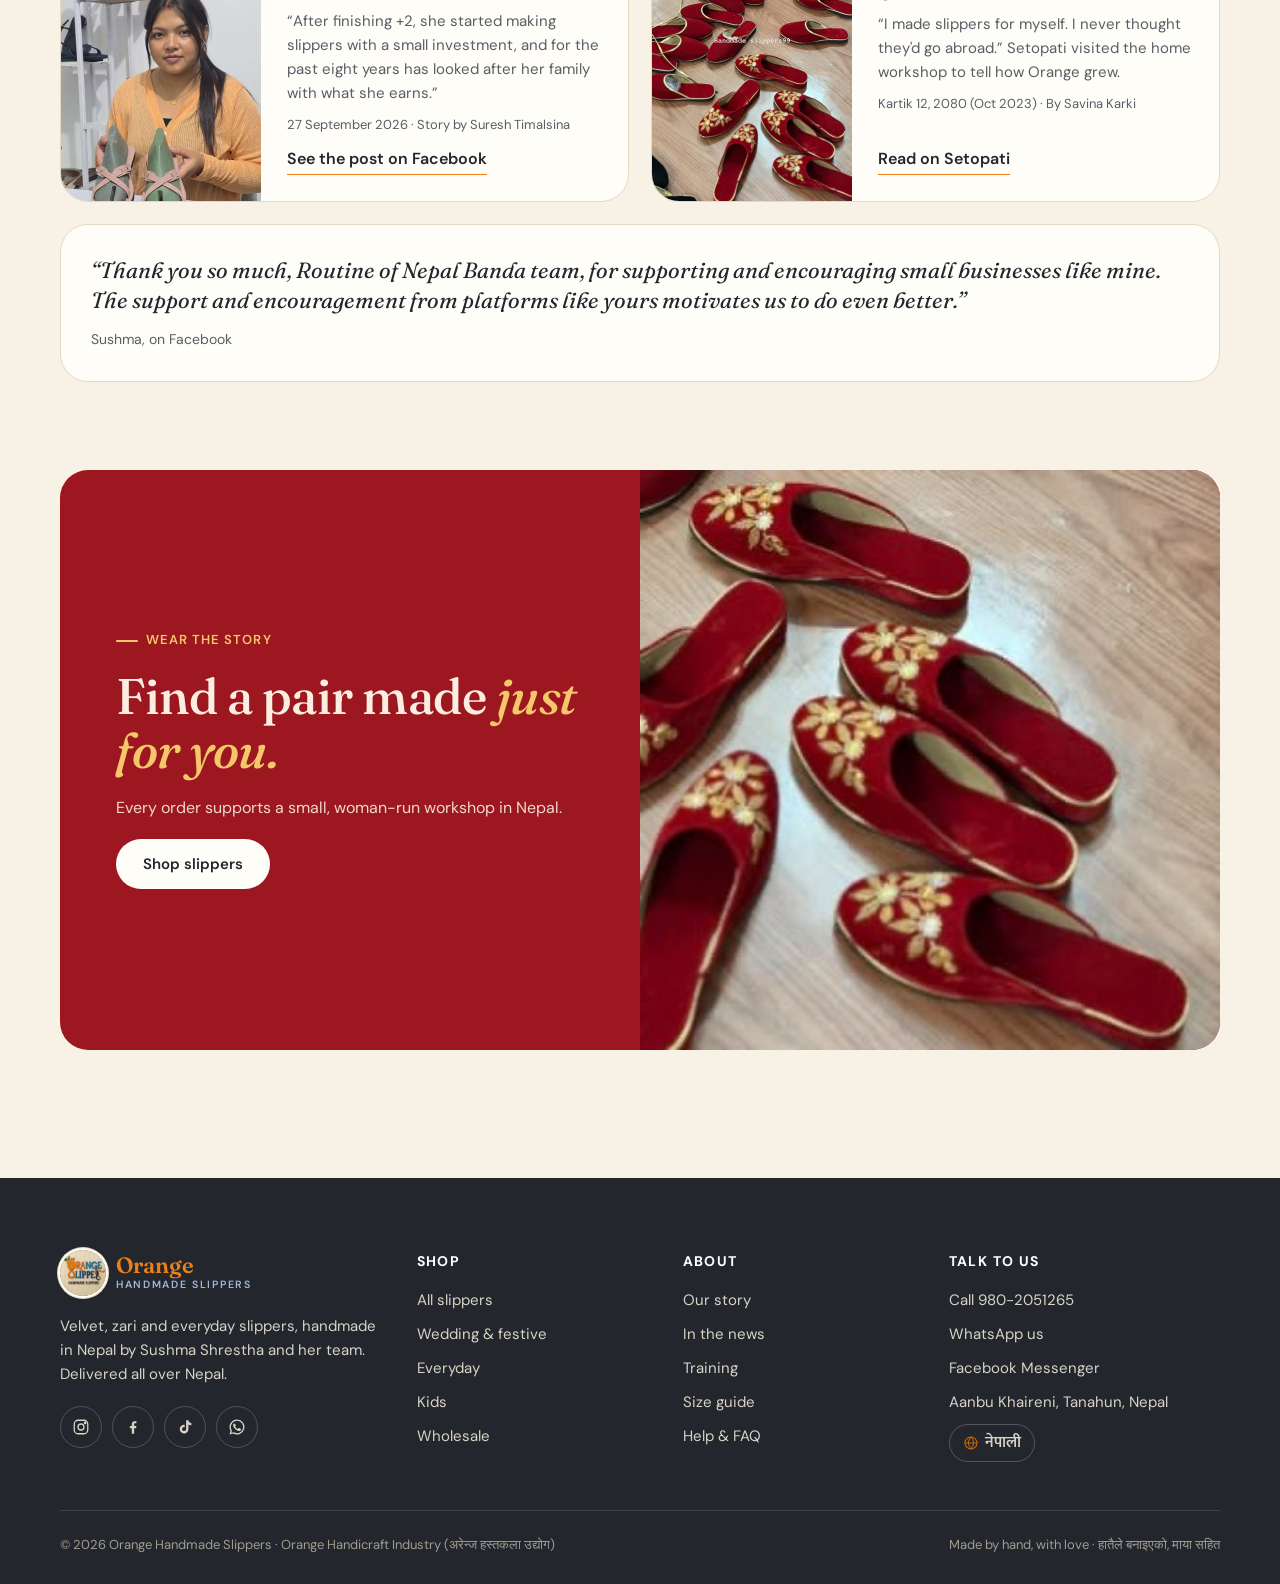
<file: story.html>
<!doctype html>
<html lang="en">
<head>
  <meta charset="utf-8">
  <meta name="viewport" content="width=device-width, initial-scale=1">
  <link rel="icon" href="images/logo.jpg">
  <link rel="preconnect" href="https://fonts.googleapis.com">
  <link rel="preconnect" href="https://fonts.gstatic.com" crossorigin>
  <link href="https://fonts.googleapis.com/css2?family=DM+Sans:opsz,wght@9..40,400;9..40,500;9..40,600;9..40,700&family=Fraunces:ital,opsz,wght@0,9..144,400;0,9..144,500;0,9..144,600;1,9..144,400;1,9..144,500&family=Mukta:wght@400;500;600;700&family=Tiro+Devanagari+Hindi&display=swap" rel="stylesheet">
  <link rel="stylesheet" href="css/style.css">
  <script>try{var l=new URLSearchParams(location.search).get("lang")||localStorage.getItem("ohs-lang");if(l==="ne")document.documentElement.lang="ne"}catch(e){}</script>
  <title data-ne="हाम्रो कथा · अरेन्ज ह्यान्डमेड स्लिपर्स">Our story · Orange Handmade Slippers</title>
  <meta name="description" content="How Sushma Shrestha turned two practice pairs into Orange Handmade Slippers, featured on Routine of Nepal Banda and Setopati.">
</head>
<body data-page="story">
  <div id="site-header"></div>
  <main id="main">
    <section class="page-hero">
      <div class="wrap two-col">
        <div>
          <div class="crumbs" data-ne="<a href=&quot;index.html&quot;>गृहपृष्ठ</a> / हाम्रो कथा"><a href="index.html">Home</a> / Our story</div>
          <h1 data-ne="‘आफ्नै लागि <em>चप्पल बनाएकी थिएँ।</em>’">“I made slippers <em>for myself.</em>”</h1>
          <p class="lead" data-ne="विदेशसम्म पुग्ला भनेर उहाँले कहिल्यै सोच्नुभएको थिएन। यो अरेन्ज ह्यान्डमेड स्लिपर्सको, र एक-एक जोर गर्दै यसलाई बनाउने तनहुँकी युवतीको कथा हो।">She never imagined they'd reach abroad. This is the story of Orange Handmade Slippers, and of the young woman from Tanahun who built it one pair at a time.</p>
        </div>
        <img class="rounded-img" src="images/sushma.jpg" alt="Sushma Shrestha holding a pair of pink sandals on foot lasts at her workbench" style="aspect-ratio:1;object-position:top">
      </div>
    </section>

    <section class="section" style="padding-top:30px">
      <div class="wrap">
        <div class="stat-row">
          <div class="stat reveal"><strong data-ne="८ वर्ष">8 yrs</strong><span data-ne="हातैले चप्पल बनाउँदै">making slippers by hand</span></div>
          <div class="stat reveal"><strong data-ne="~३००">~300</strong><span data-ne="जोर हरेक महिना">pairs a month</span></div>
          <div class="stat reveal"><strong data-ne="५">5</strong><span data-ne="देशसम्म हाम्रा चप्पल पुगेका">countries our slippers have travelled to</span></div>
          <div class="stat reveal"><strong data-ne="२३ हजार">23K</strong><span data-ne="इन्स्टाग्राममा साथीहरू">friends on Instagram</span></div>
        </div>
      </div>
    </section>

    <section class="section story-band">
      <div class="wrap two-col" style="align-items:start">
        <div class="prose reveal">
          <span class="eyebrow" data-ne="सुरुवात कहाँबाट भयो">Where it began</span>
          <h2 style="margin-top:14px" data-ne="गोरखा बजारको एक जोर राम्रो चप्पल">A pretty pair in Gorkha Bazaar</h2>
          <p data-ne="सुस्मा श्रेष्ठ तनहुँमा आमाको काखमा हुर्किनुभयो। +२ सकेपछि गोरखा बजार घुम्न जाँदा उहाँले यति राम्ररी बनाइएको चप्पल देख्नुभयो कि आँखै हटेन। उहाँले त्यो किन्नुभयो, र आफैं बनाउने अठोट गर्नुभयो।">Sushma Shrestha grew up in Tanahun, raised by her mother. After finishing +2, she was visiting Gorkha Bazaar when she found a pair of slippers so well made she couldn't stop looking at them. She bought them, and decided she wanted to make her own.</p>
          <p data-ne="गोरखामा सानीआमाले एकै दिनमा आधारभूत कुरा सिकाइदिनुभयो। पोखरा फर्केर उहाँले दिदीसँग सल्लाह गर्नुभयो, सामान किन्नुभयो र घरमै अभ्यास गर्नुभयो। पहिलो प्रयास: दुई जोर।">Her maternal aunt in Gorkha taught her the basics in a single day. Back in Pokhara she talked it over with her elder sister, bought materials, and practised at home. Her first try: two pairs.</p>
          <p data-ne="साथी र आफन्तलाई निकै मन पर्‍यो, उनीहरूले पनि मागे। पैसा कम थियो र सामान महँगो, त्यसैले सुस्माले एकपटकमा एक-दुई जोर बनाएर बेच्नुभयो र हरेक रुपैयाँ अर्को पटकको सामानमा लगाउनुभयो। कहिलेकाहीँ आमाले पनि सघाउनुभयो। छ महिनापछि थोकमा सामान किन्ने बचत भयो।">Friends and relatives loved them and asked for their own. Money was tight and materials were expensive, so Sushma made one or two pairs at a time, sold them, and put every rupee back into the next batch. Sometimes her mother helped out. After six months, she had saved enough to buy materials in bulk.</p>
          <h2 data-ne="एउटा भिडियोले सबै बदलिदियो">One video changed everything</h2>
          <p data-ne="सुस्माले आफ्ना चप्पल इन्स्टाग्राम, अनि टिकटकमा राख्न थाल्नुभयो। एउटा भिडियोपछि एकै ठाउँबाट १२ जोरको अर्डर आयो, जुन उहाँले चार दिनमै बनाएर पुर्‍याउनुभयो। दुई वर्ष साना अर्डर लिएपछि उहाँले पूर्ण रूपमा व्यवसाय सुरु गर्नुभयो र <b>अरेन्ज हस्तकला उद्योग</b> दर्ता गर्नुभयो।">Sushma started posting her slippers on Instagram, then TikTok. One video brought in an order for 12 pairs from a single place, which she made and delivered in four days. After two years of small orders she went fully commercial and registered the business as <b data-ne="अरेन्ज हस्तकला उद्योग">Orange Handicraft Industry</b> (<span class="deva">अरेन्ज हस्तकला उद्योग</span>).</p>
          <p data-ne="किन ‘अरेन्ज’? सुन्तले उहाँको मन पर्ने रंग हो, र हरेक जोर हातैले बनाइन्छ। यत्ति हो।">Why “Orange”? It's her favourite colour, and every pair is handmade. Simple as that.</p>
          <h2 data-ne="कार्यशालाको एक दिन">A day at the bench</h2>
          <p data-ne="कुनै कारखाना छैन। कार्यशाला घरकै एउटा कोठा हो, जहाँ सुस्मा एक दिन तलुवा र माथिल्लो भाग काट्नुहुन्छ, भोलिपल्ट टाँस्ने, सिलाउने र प्याक गर्ने, हरेक दुई दिनमा करिब २० जोर। उहाँको दिन बिहान ६ बजेतिर सुरु हुन्छ र चाडपर्वको सिजनमा प्रायः मध्यरातपछि मात्र सकिन्छ।">There's no factory. The workshop is a room at home where Sushma cuts soles and uppers one day, then glues, stitches and packs the next, about 20 pairs every two days. Her days start around 6 in the morning and often end after midnight in festival season.</p>
          <p data-ne="आज अरेन्जले महिनामा करिब ३०० जोर बनाउँछ। इन्स्टाग्राम, फेसबुक र टिकटकबाट बिक्छन्, पोखराका पसलमा पाइन्छन्, र बुटवल, विराटनगर, भरतपुर, काठमाडौं लगायतका ग्राहकसम्म पुग्छन्। विदेशमा रहेका नेपालीले जापान, कोरिया, दुबई, अस्ट्रेलिया र क्रोएसियासम्म पुर्‍याएका छन्। सस्तो र टिकाउ भएकाले धेरै ग्राहक फेरि अर्को जोर लिन आउनुहुन्छ।">Today Orange makes around 300 pairs a month. They're sold through Instagram, Facebook and TikTok, stocked by shops in Pokhara, and delivered to customers in Butwal, Biratnagar, Bharatpur, Kathmandu and beyond. Nepalis abroad have carried them to Japan, Korea, Dubai, Australia and Croatia. Many customers come back for a second pair, because the slippers are affordable and they last.</p>
          <blockquote class="quote"><span data-ne="“काम सानो-ठूलो हुँदैन। तर हरेक काम इमानदार भएर गर्नुपर्छ।”">“No work is big or small. But every work must be done honestly.”</span><span class="deva">“काम सानो-ठूलो हुँदैन। तर हरेक काम इमानदार भएर गर्नुपर्छ।”</span><cite data-ne="सुस्मा श्रेष्ठ">Sushma Shrestha</cite></blockquote>
          <h2 data-ne="सीप अरूलाई पनि">Passing it on</h2>
          <p data-ne="स्थानीय महिलाहरू सीप सिक्न सुस्माकहाँ आउन थालेपछि उहाँले सिकाउन सुरु गर्नुभयो। अहिले अरेन्जले हातैले गरेर सिक्ने चप्पल बनाउने तालिम चलाउँछ, र तालिम सक्ने हरेकले प्रमाणपत्र पाउनुहुन्छ। अबको सपना: काममा सघाउने थप हात, थप डिजाइन, र आफ्नै शोरुम।">Local women started coming to Sushma to learn the craft, so she began teaching. Orange now runs hands-on slipper-making training, and every graduate leaves with a certificate. The next dream: more helpers at the bench, more designs, and a showroom of our own.</p>
          <p><a class="btn btn-primary" href="training.html" data-ne="तालिमबारे जान्नुहोस्">About the training</a></p>
        </div>
        <div class="reveal" style="position:sticky;top:100px">
          <div class="panel">
            <span class="eyebrow" data-ne="हाम्रो यात्रा">Our journey</span>
            <div class="timeline" style="margin-top:22px">
              <div class="t-item"><div class="when" data-ne="करिब २०७५ साल">Around 2018</div><h3 data-ne="अभ्यासका दुई जोर">Two practice pairs</h3><p data-ne="गोरखा बजार घुमेर र सानीआमासँग एक दिन सिकेर सुस्माले घरमै पहिलो दुई जोर बनाउनुभयो।">After a trip to Gorkha Bazaar and one day of lessons from her aunt, Sushma makes her first two pairs at home.</p></div>
              <div class="t-item"><div class="when" data-ne="पहिलो वर्ष">The first year</div><h3 data-ne="एक-एक जोर गर्दै">One pair at a time</h3><p data-ne="साथी र आफन्तबाट अर्डर। हरेक रुपैयाँ फेरि सामानमै; छ महिनामा थोकमा सामान किन्न थालियो।">Orders from friends and family. Every rupee goes back into materials; six months in, she buys in bulk.</p></div>
              <div class="t-item"><div class="when" data-ne="अनलाइनमा">Going online</div><h3 data-ne="इन्स्टाग्राम र टिकटक">Instagram and TikTok</h3><p data-ne="एउटै भिडियोले १२ जोरको अर्डर ल्यायो, चार दिनमै पुर्‍याइयो। नेपालभरबाट अर्डर आउन थाले।">A single video brings a 12-pair order, delivered in four days. Orders start arriving from all over Nepal.</p></div>
              <div class="t-item"><div class="when" data-ne="दर्ता">Making it official</div><h3 data-ne="अरेन्ज हस्तकला उद्योग">Orange Handicraft Industry</h3><p data-ne="व्यवसाय दर्ता भयो, पोखराका होलसेल पसलले चप्पल राख्न थाले, र कुरियर साझेदार जोडियो।">The business is registered, wholesale shops in Pokhara start stocking the slippers, and a courier partner joins.</p></div>
              <div class="t-item"><div class="when" data-ne="कात्तिक २०८०">October 2023</div><h3 data-ne="सेतोपाटीमा प्रकाशित">Featured on Setopati</h3><p data-ne="नेपाली ब्रान्ड शृङ्खलाले अरेन्जको कथा लेख्यो।">The Nepali Brand series tells Orange's story.</p></div>
              <div class="t-item"><div class="when" data-ne="तालिम">Training</div><h3 data-ne="अरू महिलालाई सिकाउँदै">Teaching other women</h3><p data-ne="हातैले गरेर सिक्ने तालिम, सक्ने हरेकलाई प्रमाणपत्र।">Hands-on courses, with certificates for every graduate.</p></div>
              <div class="t-item"><div class="when" data-ne="असोज २०८३">September 2026</div><h3 data-ne="रुटिन अफ नेपाल बन्द">Routine of Nepal Banda</h3><p data-ne="नेपालको सबैभन्दा ठूलो सामाजिक सञ्जाल समाचार पेजले सुस्माको कथा ‘प्रेरणादायी’ भनेर सुनायो।">Nepal's biggest social news page shares Sushma's story as “Inspirational”.</p></div>
            </div>
          </div>
        </div>
      </div>
    </section>

    <section class="section" id="press">
      <div class="wrap">
        <div class="section-head reveal">
          <div>
            <span class="eyebrow" data-ne="समाचारमा">In the news</span>
            <h2 data-ne="हाम्रो कथा <em>सबैसम्म पुर्‍याइदिनुभएकोमा</em> धन्यवाद">Thank you for <em>telling our story</em></h2>
            <p data-ne="हामी सानो व्यवसाय हौं, यी पेजहरूले सेयर गरिदिँदा हाम्रा चप्पल हजारौं नयाँ मानिससम्म पुगे।">We're a small business, and being shared by these pages brought our slippers to thousands of new people.</p>
          </div>
        </div>
        <div class="press-grid">
          <article class="press-card reveal">
            <img src="images/ronb-post.jpg" alt="Routine of Nepal Banda post about Sushma" loading="lazy" style="object-position:top">
            <div class="body">
              <div class="src"><span class="mark" style="background:#d7262e">RONB</span><span data-ne="रुटिन अफ नेपाल बन्द">Routine of Nepal Banda</span></div>
              <h3 data-ne="प्रेरणादायी: तनहुँकी २६ वर्षीया सुस्मा श्रेष्ठ">Inspirational: Sushma Shrestha, 26, of Tanahun</h3>
              <p data-ne="“+२ को पढाइ सकेर सानो लगानीबाट आफैंले चप्पल बनाउने काम सुरु गरेकी उनले विगत ८ वर्षदेखि यही कामबाट कमाएको आम्दानीले आफ्नो परिवारको हेरविचार गर्दै आइरहेकी छिन्।”">“After finishing +2, she started making slippers with a small investment, and for the past eight years has looked after her family with what she earns.”</p>
              <span class="meta" data-ne="असोज २०८३ · कथा: सुरेश तिमल्सिना">27 September 2026 · Story by Suresh Timalsina</span>
              <a class="link-arrow" href="https://www.facebook.com/officialroutineofnepalbanda/posts/pfbid02hdQiw367gSAAnCWVzNKPzzqH5MwLs83J82cDP3PYuRL4Wj6TjQE573SmCUxWDxRUl" target="_blank" rel="noopener" data-ne="फेसबुकमा पोस्ट हेर्नुहोस्">See the post on Facebook</a>
            </div>
          </article>
          <article class="press-card reveal">
            <img src="images/workshop-flatlay.jpg" alt="Handmade slippers laid out in the workshop" loading="lazy">
            <div class="body">
              <div class="src"><span class="mark" style="background:#1a1a1a">सेतो</span><span data-ne="सेतोपाटी · नेपाली ब्रान्ड">Setopati · Nepali Brand</span></div>
              <h3 class="deva" style="font-size:22px">‘आफ्नो लागि चप्पल बनाएकी थिएँ, विदेश पुग्ला भनेर त सोचेकै थिइनँ’</h3>
              <p data-ne="सेतोपाटीले घरमै रहेको कार्यशाला पुगेर अरेन्ज कसरी बढ्यो भन्ने कथा लेख्यो।">“I made slippers for myself. I never thought they'd go abroad.” Setopati visited the home workshop to tell how Orange grew.</p>
              <span class="meta" data-ne="कात्तिक १२, २०८० · सविना कार्की">Kartik 12, 2080 (Oct 2023) · By Savina Karki</span>
              <a class="link-arrow" href="https://www.setopati.com/nepali-brand/314733" target="_blank" rel="noopener" data-ne="सेतोपाटीमा पढ्नुहोस्">Read on Setopati</a>
            </div>
          </article>
        </div>
        <div class="panel reveal" style="margin-top:22px">
          <p style="margin:0;font-family:var(--display);font-size:22px;line-height:1.4" data-ne="“हजुरहरूले मेरो सानो ह्यान्डमेड व्यवसायको बारेमा समाचार हालिदिनुभएकोमा धेरै धेरै धन्यवाद। मेरो मेहनत र सानो प्रयासलाई यति धेरै मानिससम्म पुर्‍याइदिनुभएकोमा मनदेखि नै आभारी छु।”"><i>“Thank you so much, Routine of Nepal Banda team, for supporting and encouraging small businesses like mine. The support and encouragement from platforms like yours motivates us to do even better.”</i></p>
          <p style="margin:12px 0 0;color:var(--ink-soft);font-size:14px" data-ne="सुस्मा, फेसबुकमा">Sushma, on Facebook</p>
        </div>
      </div>
    </section>

    <section class="section" style="padding-top:0">
      <div class="wrap">
        <div class="banner velvet reveal">
          <div class="copy">
            <span class="eyebrow" data-ne="कथा लगाउनुहोस्">Wear the story</span>
            <h2 data-ne="<em>तपाईंकै लागि</em> बनेको जोर खोज्नुहोस्।">Find a pair made <em>just for you.</em></h2>
            <p data-ne="हरेक अर्डरले नेपालको एउटा सानो, महिलाले चलाएको कार्यशालालाई साथ दिन्छ।">Every order supports a small, woman-run workshop in Nepal.</p>
            <div><a class="btn btn-light" href="shop.html" data-ne="चप्पल किन्नुहोस्">Shop slippers</a></div>
          </div>
          <div class="media"><img src="images/zari-mules.jpg" alt="Red velvet mules with gold zari flowers" loading="lazy"></div>
        </div>
      </div>
    </section>
  </main>
  <div id="site-footer"></div>
  <script src="js/products.js"></script>
  <script src="js/app.js"></script>
</body>
</html>
</file>
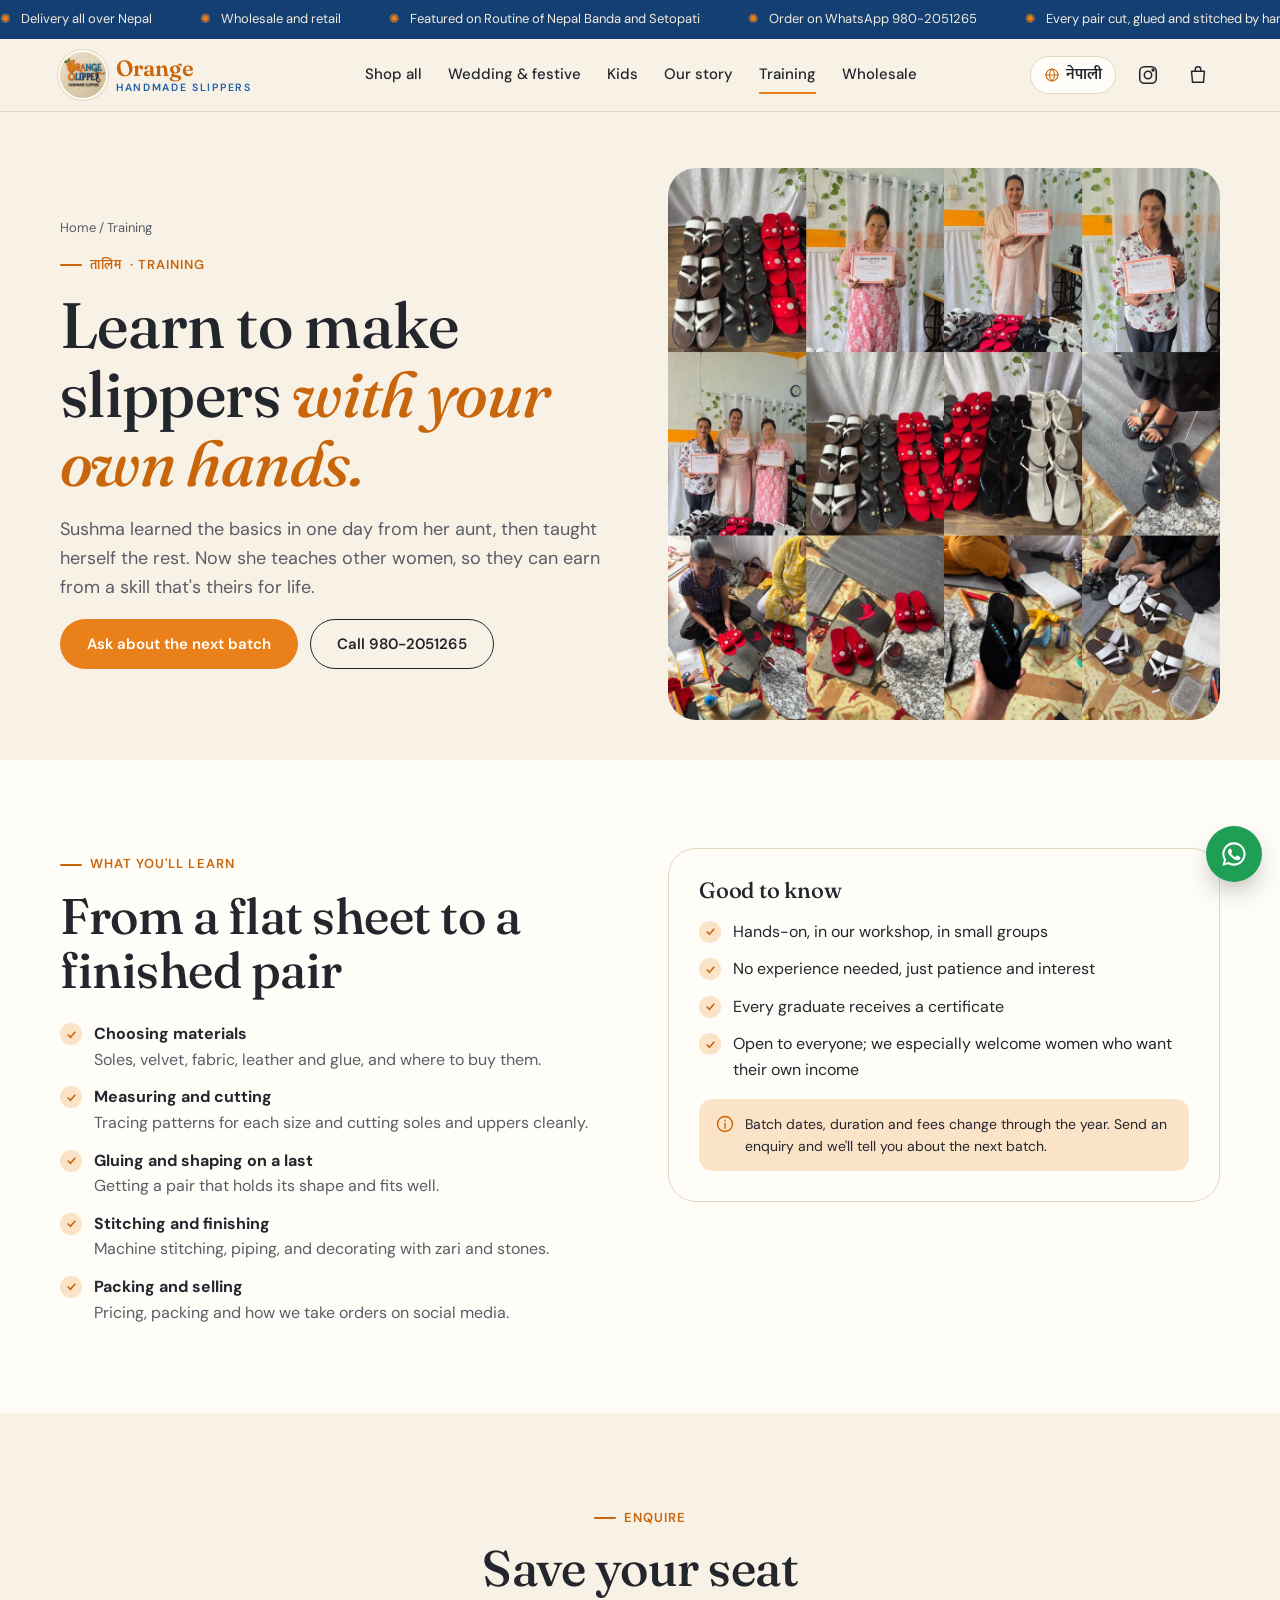
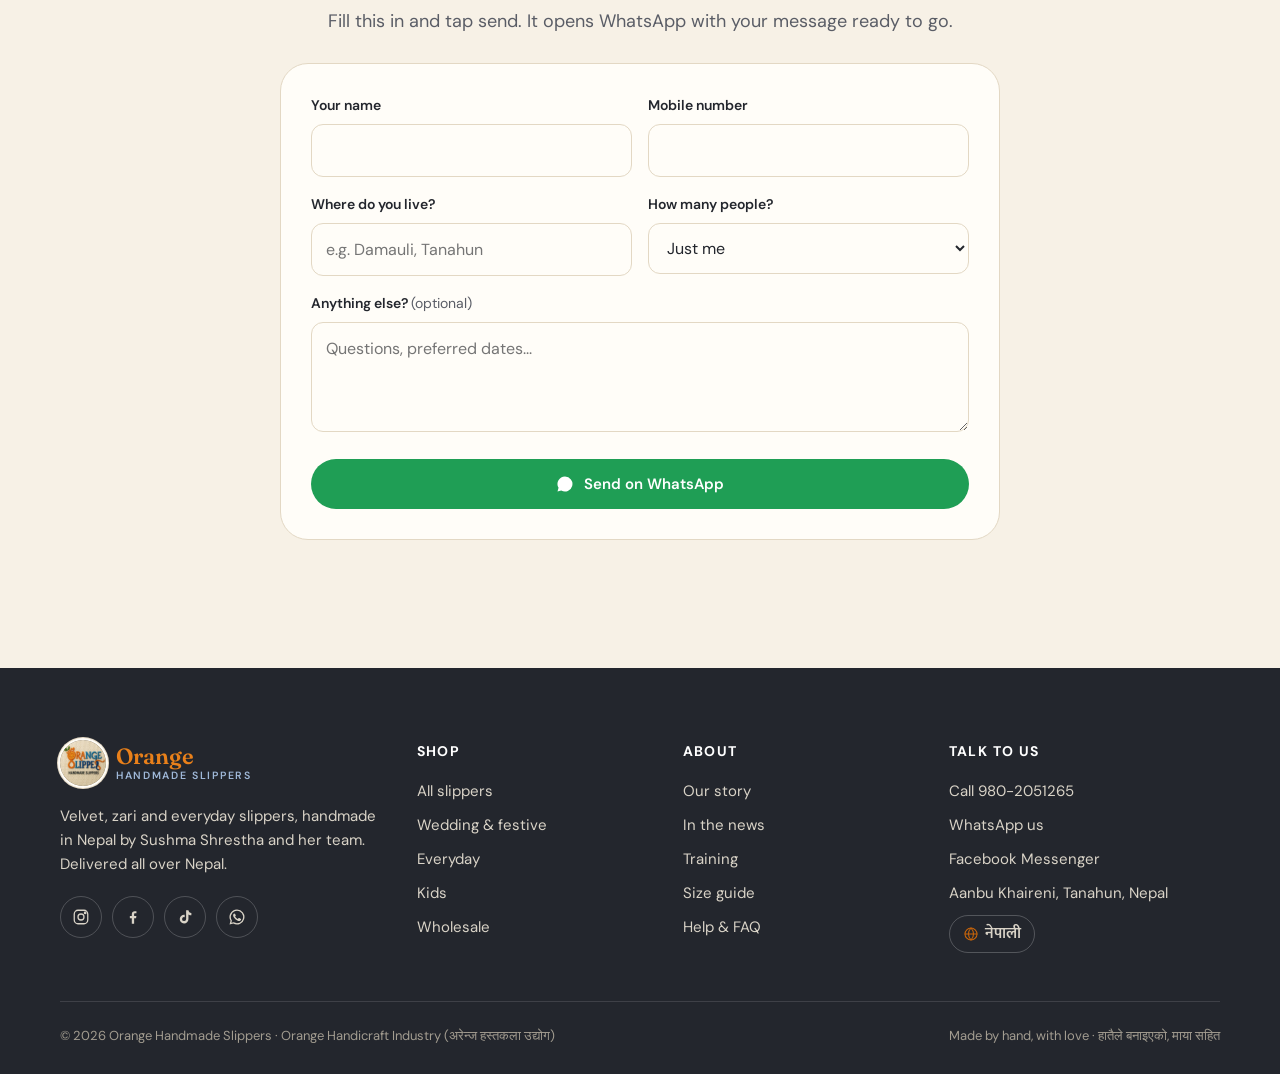
<file: training.html>
<!doctype html>
<html lang="en">
<head>
  <meta charset="utf-8">
  <meta name="viewport" content="width=device-width, initial-scale=1">
  <link rel="icon" href="images/logo.jpg">
  <link rel="preconnect" href="https://fonts.googleapis.com">
  <link rel="preconnect" href="https://fonts.gstatic.com" crossorigin>
  <link href="https://fonts.googleapis.com/css2?family=DM+Sans:opsz,wght@9..40,400;9..40,500;9..40,600;9..40,700&family=Fraunces:ital,opsz,wght@0,9..144,400;0,9..144,500;0,9..144,600;1,9..144,400;1,9..144,500&family=Mukta:wght@400;500;600;700&family=Tiro+Devanagari+Hindi&display=swap" rel="stylesheet">
  <link rel="stylesheet" href="css/style.css">
  <script>try{var l=new URLSearchParams(location.search).get("lang")||localStorage.getItem("ohs-lang");if(l==="ne")document.documentElement.lang="ne"}catch(e){}</script>
  <title data-ne="चप्पल बनाउने तालिम · अरेन्ज ह्यान्डमेड स्लिपर्स">Slipper-making training · Orange Handmade Slippers</title>
  <meta name="description" content="Learn to make handmade slippers at Orange Handmade Slippers' workshop in Nepal. Hands-on training with a certificate.">
</head>
<body data-page="training">
  <div id="site-header"></div>
  <main id="main">
    <section class="page-hero">
      <div class="wrap two-col">
        <div>
          <div class="crumbs" data-ne="<a href=&quot;index.html&quot;>गृहपृष्ठ</a> / तालिम"><a href="index.html">Home</a> / Training</div>
          <span class="eyebrow" style="margin-top:16px" data-ne="तालिम"><span class="deva">तालिम</span> · Training</span>
          <h1 data-ne="<em>आफ्नै हातले</em> चप्पल बनाउन सिक्नुहोस्।">Learn to make slippers <em>with your own hands.</em></h1>
          <p class="lead" data-ne="सुस्माले सानीआमासँग एकै दिनमा आधारभूत कुरा सिक्नुभयो, बाँकी आफैं सिक्नुभयो। अब उहाँ अरू महिलालाई सिकाउनुहुन्छ, ताकि उनीहरूले जीवनभर काम लाग्ने सीपबाट कमाउन सकून्।">Sushma learned the basics in one day from her aunt, then taught herself the rest. Now she teaches other women, so they can earn from a skill that's theirs for life.</p>
          <div class="hero-ctas"><a class="btn btn-primary" href="#enquire" data-ne="अर्को ब्याचबारे सोध्नुहोस्">Ask about the next batch</a><a class="btn btn-ghost" href="#" data-tel data-ne="फोन गर्नुहोस् 980-2051265">Call 980-2051265</a></div>
        </div>
        <img class="rounded-img" src="images/training-collage.jpg" alt="Training graduates holding their certificates, with rows of slippers they made" style="aspect-ratio:1">
      </div>
    </section>

    <section class="section story-band">
      <div class="wrap two-col" style="align-items:start">
        <div class="reveal">
          <span class="eyebrow" data-ne="के सिक्नुहुन्छ">What you'll learn</span>
          <h2 style="margin:14px 0 24px" data-ne="सादा पानादेखि तयार जोरसम्म">From a flat sheet to a finished pair</h2>
          <ul class="check-list">
            <li><div><b data-ne="सामान छान्ने">Choosing materials</b><br><span style="color:var(--ink-soft)" data-ne="तलुवा, मखमल, कपडा, छाला र गम, अनि कहाँ किन्ने।">Soles, velvet, fabric, leather and glue, and where to buy them.</span></div></li>
            <li><div><b data-ne="नाप्ने र काट्ने">Measuring and cutting</b><br><span style="color:var(--ink-soft)" data-ne="हरेक साइजको ढाँचा कोर्ने र तलुवा तथा माथिल्लो भाग सफासँग काट्ने।">Tracing patterns for each size and cutting soles and uppers cleanly.</span></div></li>
            <li><div><b data-ne="टाँस्ने र फर्मामा आकार दिने">Gluing and shaping on a last</b><br><span style="color:var(--ink-soft)" data-ne="आकार नबिग्रने र राम्रोसँग मिल्ने जोर बनाउने।">Getting a pair that holds its shape and fits well.</span></div></li>
            <li><div><b data-ne="सिलाउने र सजाउने">Stitching and finishing</b><br><span style="color:var(--ink-soft)" data-ne="मेसिनमा सिलाउने, पाइपिङ, र जरी तथा पत्थरले सजाउने।">Machine stitching, piping, and decorating with zari and stones.</span></div></li>
            <li><div><b data-ne="प्याक गर्ने र बेच्ने">Packing and selling</b><br><span style="color:var(--ink-soft)" data-ne="मूल्य तोक्ने, प्याक गर्ने र सामाजिक सञ्जालमा अर्डर कसरी लिने।">Pricing, packing and how we take orders on social media.</span></div></li>
          </ul>
        </div>
        <div class="reveal">
          <div class="panel">
            <h3 style="margin-bottom:16px" data-ne="जान्नैपर्ने कुरा">Good to know</h3>
            <ul class="check-list">
              <li data-ne="हाम्रो कार्यशालामा, सानो समूहमा, हातैले गरेर">Hands-on, in our workshop, in small groups</li>
              <li data-ne="अनुभव चाहिँदैन, धैर्य र रुचि भए पुग्छ">No experience needed, just patience and interest</li>
              <li data-ne="तालिम सक्ने हरेकलाई प्रमाणपत्र">Every graduate receives a certificate</li>
              <li data-ne="सबैका लागि खुला; आफ्नै आम्दानी चाहने महिलालाई विशेष स्वागत">Open to everyone; we especially welcome women who want their own income</li>
            </ul>
            <div class="note-box" style="margin-bottom:0"><svg viewBox="0 0 24 24" fill="none" stroke="currentColor" stroke-width="1.7" stroke-linecap="round"><circle cx="12" cy="12" r="9"/><path d="M12 11v6M12 7.5v.5"/></svg><div data-ne="ब्याचको मिति, अवधि र शुल्क वर्षभरि फरक पर्छ। सोधपुछ पठाउनुहोस्, हामी अर्को ब्याचबारे बताउँछौं।">Batch dates, duration and fees change through the year. Send an enquiry and we'll tell you about the next batch.</div></div>
          </div>
        </div>
      </div>
    </section>

    <section class="section" id="enquire">
      <div class="wrap" style="max-width:760px">
        <div class="reveal" style="text-align:center;margin-bottom:28px">
          <span class="eyebrow" data-ne="सोधपुछ">Enquire</span>
          <h2 style="margin-top:12px" data-ne="आफ्नो ठाउँ सुरक्षित गर्नुहोस्">Save your seat</h2>
          <p class="lead" style="margin:12px auto 0" data-ne="यो भरेर पठाउनुहोस् थिच्नुहोस्। तपाईंको सन्देश तयार भएर ह्वाट्सएप खुल्छ।">Fill this in and tap send. It opens WhatsApp with your message ready to go.</p>
        </div>
        <form class="panel reveal" data-wa-form="Namaste! I'd like to join the slipper-making training." data-ne-wa-form="नमस्ते! म चप्पल बनाउने तालिममा सहभागी हुन चाहन्छु।" novalidate>
          <div class="form-grid">
            <div class="field"><label for="t-name" data-ne="तपाईंको नाम">Your name</label><input id="t-name" name="Name" data-ne-name="नाम" required><div class="err" data-ne="कृपया आफ्नो नाम लेख्नुहोस्।">Please enter your name.</div></div>
            <div class="field"><label for="t-phone" data-ne="मोबाइल नम्बर">Mobile number</label><input id="t-phone" name="Phone" data-ne-name="फोन" type="tel" inputmode="tel" required><div class="err" data-ne="कृपया मोबाइल नम्बर लेख्नुहोस्।">Please enter a mobile number.</div></div>
            <div class="field"><label for="t-place" data-ne="तपाईं कहाँ बस्नुहुन्छ?">Where do you live?</label><input id="t-place" name="From" data-ne-name="ठाउँ" placeholder="e.g. Damauli, Tanahun" data-ne-ph="जस्तै: दमौली, तनहुँ" required><div class="err" data-ne="कृपया आफ्नो ठाउँ लेख्नुहोस्।">Please tell us where you live.</div></div>
            <div class="field"><label for="t-people" data-ne="कति जना?">How many people?</label><select id="t-people" name="People" data-ne-name="जना"><option data-ne="म मात्र">Just me</option><option data-ne="२">2</option><option data-ne="३">3</option><option data-ne="४ वा बढी">4 or more</option></select></div>
            <div class="field full"><label for="t-msg" data-ne="अरू केही? <span class=&quot;opt-tag&quot;>(चाहे मात्र)</span>">Anything else? <span class="opt-tag">(optional)</span></label><textarea id="t-msg" name="Message" data-ne-name="सन्देश" placeholder="Questions, preferred dates..." data-ne-ph="प्रश्न, मिल्ने मिति..."></textarea></div>
          </div>
          <button class="btn btn-wa btn-block" type="submit" style="margin-top:20px"><svg viewBox="0 0 24 24" fill="currentColor"><path d="M12 2a10 10 0 0 0-8.6 15.1L2 22l5-1.3A10 10 0 1 0 12 2z"/></svg> <span data-ne="ह्वाट्सएपमा पठाउनुहोस्">Send on WhatsApp</span></button>
          <p data-done hidden style="margin:14px 0 0;text-align:center;color:var(--leaf);font-weight:600" data-ne="तपाईंको सन्देशसहित ह्वाट्सएप खुल्यो। त्यहाँ पठाउनुहोस् थिच्नुहोस्।">WhatsApp opened with your message. Just press send there.</p>
        </form>
      </div>
    </section>
  </main>
  <div id="site-footer"></div>
  <script src="js/products.js"></script>
  <script src="js/app.js"></script>
</body>
</html>
</file>
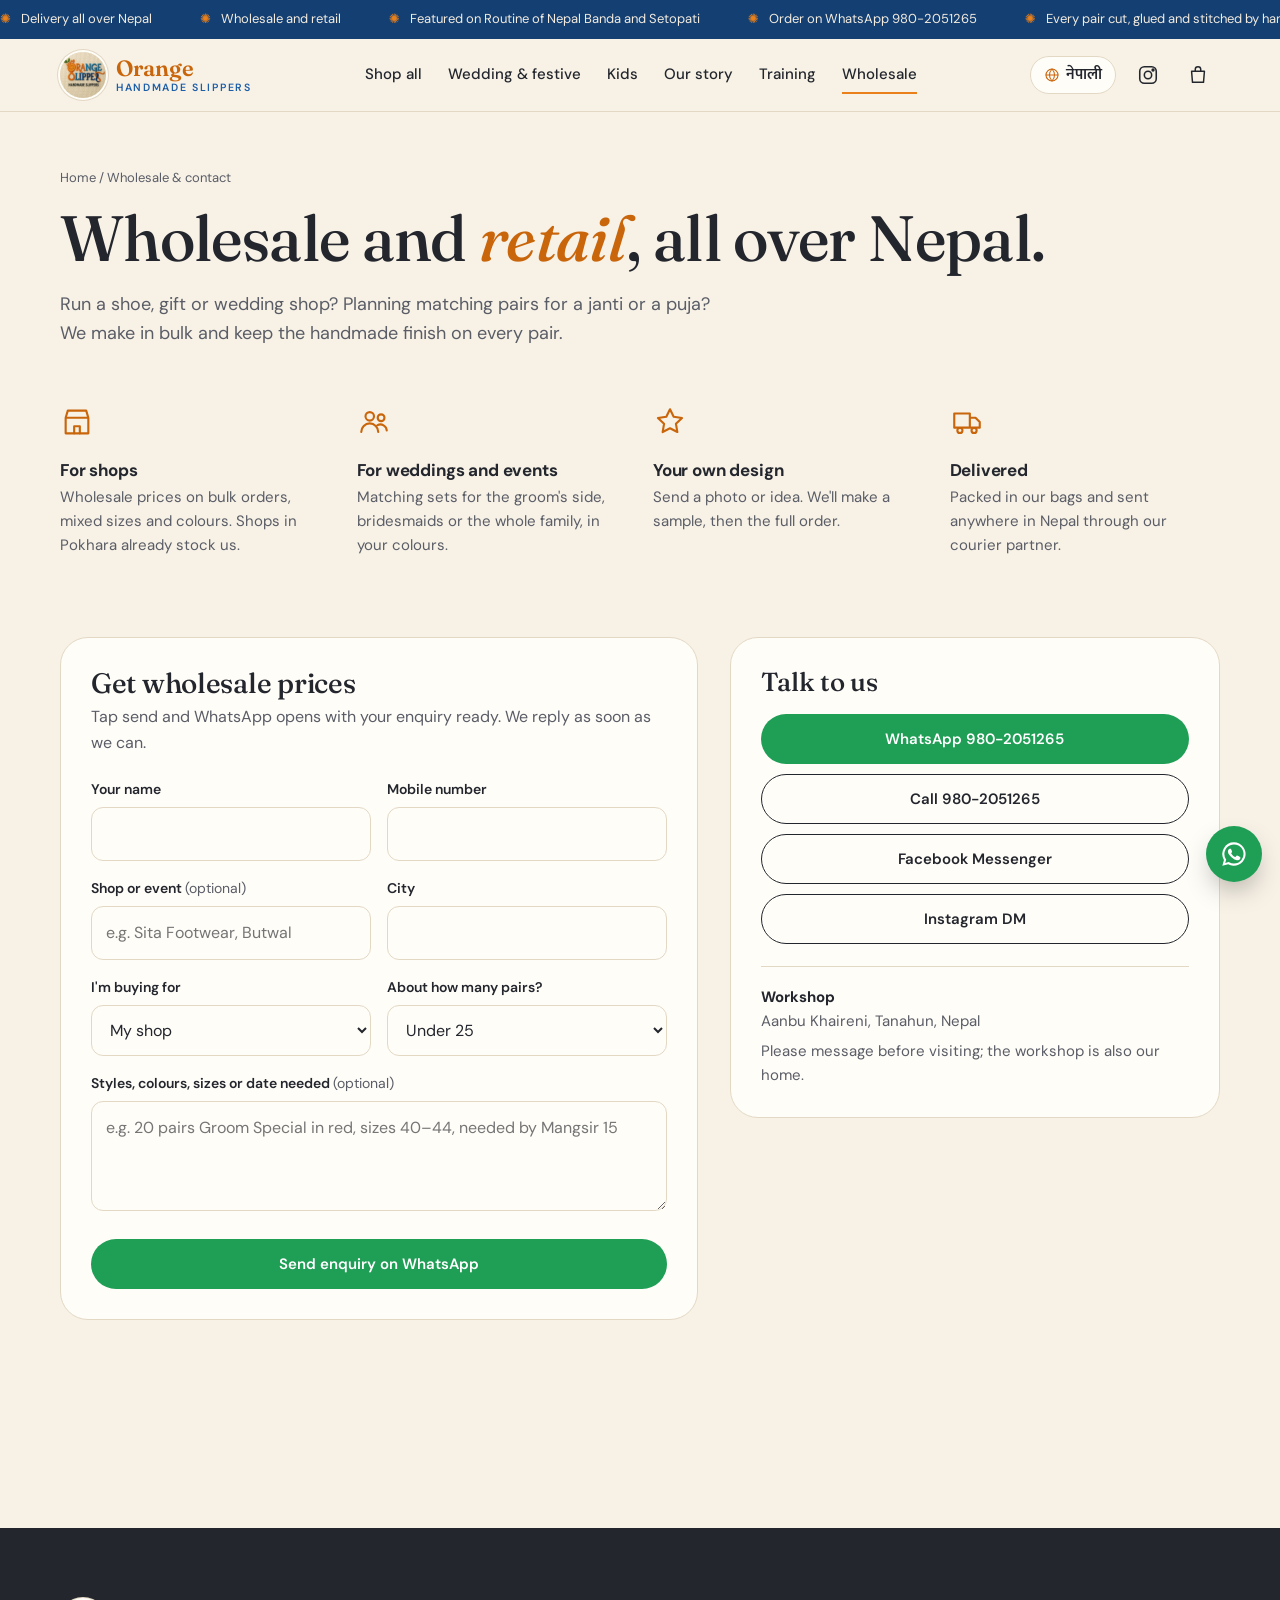
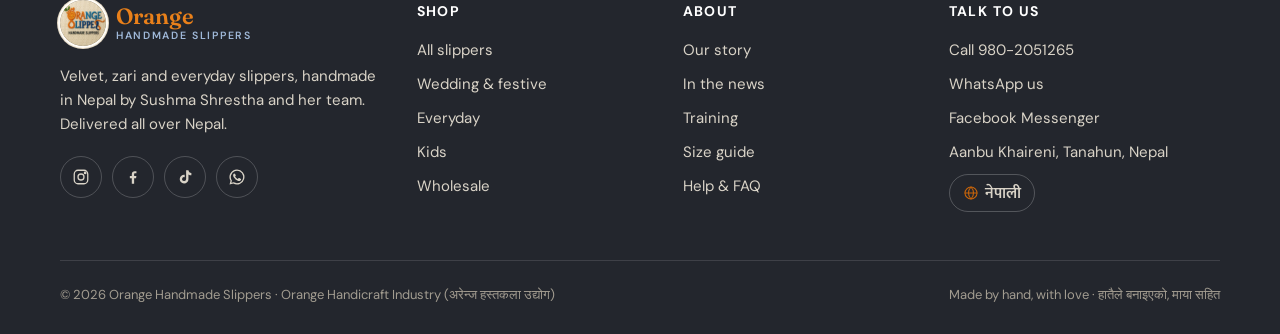
<file: wholesale.html>
<!doctype html>
<html lang="en">
<head>
  <meta charset="utf-8">
  <meta name="viewport" content="width=device-width, initial-scale=1">
  <link rel="icon" href="images/logo.jpg">
  <link rel="preconnect" href="https://fonts.googleapis.com">
  <link rel="preconnect" href="https://fonts.gstatic.com" crossorigin>
  <link href="https://fonts.googleapis.com/css2?family=DM+Sans:opsz,wght@9..40,400;9..40,500;9..40,600;9..40,700&family=Fraunces:ital,opsz,wght@0,9..144,400;0,9..144,500;0,9..144,600;1,9..144,400;1,9..144,500&family=Mukta:wght@400;500;600;700&family=Tiro+Devanagari+Hindi&display=swap" rel="stylesheet">
  <link rel="stylesheet" href="css/style.css">
  <script>try{var l=new URLSearchParams(location.search).get("lang")||localStorage.getItem("ohs-lang");if(l==="ne")document.documentElement.lang="ne"}catch(e){}</script>
  <title data-ne="होलसेल र सम्पर्क · अरेन्ज ह्यान्डमेड स्लिपर्स">Wholesale & contact · Orange Handmade Slippers</title>
  <meta name="description" content="Wholesale handmade slippers for shops and wedding parties in Nepal. Contact Orange Handmade Slippers by phone, WhatsApp or Messenger.">
</head>
<body data-page="wholesale">
  <div id="site-header"></div>
  <main id="main">
    <section class="page-hero">
      <div class="wrap">
        <div class="crumbs" data-ne="<a href=&quot;index.html&quot;>गृहपृष्ठ</a> / होलसेल र सम्पर्क"><a href="index.html">Home</a> / Wholesale & contact</div>
        <h1 data-ne="नेपालभर <em>होलसेल</em> र खुद्रा।">Wholesale and <em>retail</em>, all over Nepal.</h1>
        <p class="lead" data-ne="जुत्ता, उपहार वा बिहे सामग्रीको पसल चलाउनुहुन्छ? जन्ती वा पूजाका लागि मिल्दो चप्पल चाहिएको छ? हामी धेरै संख्यामा बनाउँछौं, र हरेक जोरमा हातैको काम कायम राख्छौं।">Run a shoe, gift or wedding shop? Planning matching pairs for a janti or a puja? We make in bulk and keep the handmade finish on every pair.</p>
      </div>
    </section>

    <section class="wrap" style="padding-bottom:40px">
      <div class="values">
        <div class="value reveal"><svg viewBox="0 0 24 24" fill="none" stroke="currentColor" stroke-width="1.5" stroke-linecap="round" stroke-linejoin="round"><path d="M4 9l1.5-5h13L20 9M4 9h16v11H4z"/><path d="M10 20v-5h4v5"/></svg><h3 data-ne="पसलका लागि">For shops</h3><p data-ne="धेरै जोरको अर्डरमा होलसेल मूल्य, फरक-फरक साइज र रंग मिसाएर। पोखराका पसलले पहिल्यैदेखि राख्छन्।">Wholesale prices on bulk orders, mixed sizes and colours. Shops in Pokhara already stock us.</p></div>
        <div class="value reveal"><svg viewBox="0 0 24 24" fill="none" stroke="currentColor" stroke-width="1.5" stroke-linecap="round" stroke-linejoin="round"><circle cx="9" cy="8" r="3"/><circle cx="17" cy="9" r="2.4"/><path d="M3 19c0-3.3 2.7-6 6-6s6 2.7 6 6M14.5 14.2A4.5 4.5 0 0 1 21 18"/></svg><h3 data-ne="बिहे र कार्यक्रमका लागि">For weddings and events</h3><p data-ne="दुलहा पक्ष, लोकन्ती वा पूरै परिवारका लागि तपाईंकै रंगमा मिल्दो सेट।">Matching sets for the groom's side, bridesmaids or the whole family, in your colours.</p></div>
        <div class="value reveal"><svg viewBox="0 0 24 24" fill="none" stroke="currentColor" stroke-width="1.5" stroke-linecap="round" stroke-linejoin="round"><path d="M12 3l2.6 5.3 5.9.9-4.3 4.1 1 5.8L12 16.4 6.8 19.1l1-5.8L3.5 9.2l5.9-.9z"/></svg><h3 data-ne="तपाईंकै डिजाइन">Your own design</h3><p data-ne="फोटो वा आइडिया पठाउनुहोस्। पहिले नमुना, अनि पूरा अर्डर बनाउँछौं।">Send a photo or idea. We'll make a sample, then the full order.</p></div>
        <div class="value reveal"><svg viewBox="0 0 24 24" fill="none" stroke="currentColor" stroke-width="1.5" stroke-linecap="round" stroke-linejoin="round"><path d="M3 6h11v10H3zM14 9h4l3 3v4h-7"/><circle cx="7" cy="18" r="1.8"/><circle cx="17" cy="18" r="1.8"/></svg><h3 data-ne="डेलिभरी">Delivered</h3><p data-ne="हाम्रो झोलामा प्याक गरेर कुरियरमार्फत नेपालको जुनसुकै ठाउँमा पठाइन्छ।">Packed in our bags and sent anywhere in Nepal through our courier partner.</p></div>
      </div>
    </section>

    <section class="section" style="padding-top:40px">
      <div class="wrap checkout">
        <form class="panel reveal" data-wa-form="Namaste! Wholesale / bulk enquiry." data-ne-wa-form="नमस्ते! होलसेल / धेरै जोरको सोधपुछ।" novalidate>
          <h2 style="font-size:28px;margin-bottom:6px" data-ne="होलसेल मूल्य जान्नुहोस्">Get wholesale prices</h2>
          <p style="margin:0 0 22px;color:var(--ink-soft)" data-ne="पठाउनुहोस् थिच्दा तपाईंको सोधपुछ तयार भएर ह्वाट्सएप खुल्छ। हामी सकेसम्म छिटो जवाफ दिन्छौं।">Tap send and WhatsApp opens with your enquiry ready. We reply as soon as we can.</p>
          <div class="form-grid">
            <div class="field"><label for="w-name" data-ne="तपाईंको नाम">Your name</label><input id="w-name" name="Name" data-ne-name="नाम" required><div class="err" data-ne="कृपया आफ्नो नाम लेख्नुहोस्।">Please enter your name.</div></div>
            <div class="field"><label for="w-phone" data-ne="मोबाइल नम्बर">Mobile number</label><input id="w-phone" name="Phone" data-ne-name="फोन" type="tel" inputmode="tel" required><div class="err" data-ne="कृपया मोबाइल नम्बर लेख्नुहोस्।">Please enter a mobile number.</div></div>
            <div class="field"><label for="w-biz" data-ne="पसल वा कार्यक्रम <span class=&quot;opt-tag&quot;>(चाहे मात्र)</span>">Shop or event <span class="opt-tag">(optional)</span></label><input id="w-biz" name="Shop / event" data-ne-name="पसल / कार्यक्रम" placeholder="e.g. Sita Footwear, Butwal" data-ne-ph="जस्तै: सीता फुटवेयर, बुटवल"></div>
            <div class="field"><label for="w-city" data-ne="सहर">City</label><input id="w-city" name="City" data-ne-name="सहर" required><div class="err" data-ne="कृपया सहर लेख्नुहोस्।">Please enter your city.</div></div>
            <div class="field"><label for="w-type" data-ne="म किन्दै छु">I'm buying for</label><select id="w-type" name="Buying for" data-ne-name="किन्ने उद्देश्य"><option data-ne="मेरो पसलका लागि">My shop</option><option data-ne="बिहेका लागि">A wedding</option><option data-ne="चाडपर्व वा कार्यक्रमका लागि">A festival or event</option><option data-ne="अरू केही">Something else</option></select></div>
            <div class="field"><label for="w-qty" data-ne="करिब कति जोर?">About how many pairs?</label><select id="w-qty" name="Pairs" data-ne-name="जोर"><option data-ne="२५ भन्दा कम">Under 25</option><option data-ne="२५–५०">25–50</option><option data-ne="५१–१००">51–100</option><option data-ne="१०० भन्दा बढी">More than 100</option></select></div>
            <div class="field full"><label for="w-msg" data-ne="डिजाइन, रंग, साइज वा चाहिने मिति <span class=&quot;opt-tag&quot;>(चाहे मात्र)</span>">Styles, colours, sizes or date needed <span class="opt-tag">(optional)</span></label><textarea id="w-msg" name="Details" data-ne-name="विवरण" placeholder="e.g. 20 pairs Groom Special in red, sizes 40–44, needed by Mangsir 15" data-ne-ph="जस्तै: रातो दुलहा विशेष २० जोर, साइज ४०–४४, मंसिर १५ भित्र"></textarea></div>
          </div>
          <button class="btn btn-wa btn-block" type="submit" style="margin-top:20px" data-ne="ह्वाट्सएपमा सोधपुछ पठाउनुहोस्">Send enquiry on WhatsApp</button>
          <p data-done hidden style="margin:14px 0 0;text-align:center;color:var(--leaf);font-weight:600" data-ne="तपाईंको सोधपुछसहित ह्वाट्सएप खुल्यो। त्यहाँ पठाउनुहोस् थिच्नुहोस्।">WhatsApp opened with your enquiry. Just press send there.</p>
        </form>

        <aside class="summary reveal" id="contact">
          <div class="panel">
            <h2 style="font-size:26px;margin-bottom:18px" data-ne="हामीसँग कुरा गर्नुहोस्">Talk to us</h2>
            <div style="display:grid;gap:10px">
              <a class="btn btn-wa btn-block" href="#" data-wa="Namaste! I have a question about your slippers." data-ne-wa="नमस्ते! मलाई तपाईंको चप्पलबारे केही सोध्नु छ।" data-ne="ह्वाट्सएप 980-2051265">WhatsApp 980-2051265</a>
              <a class="btn btn-ghost btn-block" href="#" data-tel data-ne="फोन 980-2051265">Call 980-2051265</a>
              <a class="btn btn-ghost btn-block" href="https://m.me/handmadeslippers99" target="_blank" rel="noopener">Facebook Messenger</a>
              <a class="btn btn-ghost btn-block" href="https://www.instagram.com/handmadeslippers99/" target="_blank" rel="noopener" data-ne="इन्स्टाग्राम म्यासेज">Instagram DM</a>
            </div>
            <div style="margin-top:22px;padding-top:18px;border-top:1px solid var(--line);font-size:15px;color:var(--ink-soft)">
              <p style="margin:0 0 6px" data-ne="<b style=&quot;color:var(--ink)&quot;>कार्यशाला</b><br>आँबुखैरेनी, तनहुँ, नेपाल"><b style="color:var(--ink)">Workshop</b><br>Aanbu Khaireni, Tanahun, Nepal</p>
              <p style="margin:0" data-ne="आउनुअघि म्यासेज गर्नुहोस्; कार्यशाला हाम्रो घर पनि हो।">Please message before visiting; the workshop is also our home.</p>
            </div>
          </div>
        </aside>
      </div>
    </section>
  </main>
  <div id="site-footer"></div>
  <script src="js/products.js"></script>
  <script src="js/app.js"></script>
</body>
</html>
</file>
<file: css/style.css>
/* Orange Handmade Slippers
   Colours come from the logo (cream knit, orange, blue yarn, green leaf)
   and the slippers themselves (velvet red, zari gold). */
:root {
  --cream: #f7f1e6;
  --cream-deep: #efe5d3;
  --paper: #fffdf8;
  --ink: #23262d;
  --ink-soft: #5a5d66;
  --line: #e3d8c4;
  --orange: #e9801a;
  --orange-deep: #c9650a;
  --orange-soft: #fbe3c8;
  --blue: #1d5ea8;
  --blue-deep: #143f73;
  --leaf: #4f9a3c;
  --velvet: #9c1720;
  --gold: #c9962f;
  --radius: 14px;
  --radius-lg: 28px;
  --shadow: 0 18px 40px -22px rgba(60, 35, 10, 0.35);
  --display: "Fraunces", Georgia, serif;
  --body: "DM Sans", system-ui, -apple-system, "Segoe UI", sans-serif;
  --deva: "Mukta", "DM Sans", sans-serif;
  --wrap: 1200px;
}

*, *::before, *::after { box-sizing: border-box; }
html { scroll-behavior: smooth; -webkit-text-size-adjust: 100%; }
body {
  margin: 0;
  background: var(--cream);
  color: var(--ink);
  font: 16px/1.6 var(--body);
  -webkit-font-smoothing: antialiased;
}
img { max-width: 100%; display: block; }
a { color: inherit; }
button { font: inherit; color: inherit; cursor: pointer; }
input, select, textarea { font: inherit; color: inherit; }
:focus-visible { outline: 3px solid var(--blue); outline-offset: 3px; border-radius: 6px; }
.skip { position: absolute; left: -999px; top: 8px; background: var(--ink); color: #fff; padding: 8px 14px; z-index: 100; border-radius: 8px; }
.skip:focus { left: 8px; }

.wrap { max-width: var(--wrap); margin: 0 auto; padding: 0 20px; }
.deva { font-family: var(--deva); }
.eyebrow {
  display: inline-flex; align-items: center; gap: 8px;
  font-size: 13px; font-weight: 600; letter-spacing: 0.08em; text-transform: uppercase;
  color: var(--orange-deep);
}
.eyebrow::before { content: ""; width: 22px; height: 2px; background: currentColor; border-radius: 2px; }
h1, h2, h3 { font-family: var(--display); font-weight: 500; line-height: 1.08; letter-spacing: -0.01em; margin: 0; }
h1 { font-size: clamp(40px, 6.4vw, 76px); }
h2 { font-size: clamp(30px, 4.2vw, 50px); }
h3 { font-size: 22px; }
h1 em, h2 em { font-style: italic; color: var(--orange-deep); }
.lead { font-size: 18px; color: var(--ink-soft); max-width: 56ch; }
.section { padding: 88px 0; }
.section-head { display: flex; justify-content: space-between; align-items: end; gap: 24px; margin-bottom: 36px; flex-wrap: wrap; }
.section-head p { margin: 12px 0 0; color: var(--ink-soft); max-width: 52ch; }

/* Buttons */
.btn {
  display: inline-flex; align-items: center; justify-content: center; gap: 10px;
  min-height: 50px; padding: 0 26px; border-radius: 999px; border: 1.5px solid transparent;
  font-weight: 600; font-size: 15px; text-decoration: none; transition: transform .2s, background .2s, color .2s, border-color .2s;
}
.btn:hover { transform: translateY(-1px); }
.btn-primary { background: var(--orange); color: #fff; }
.btn-primary:hover { background: var(--orange-deep); }
.btn-dark { background: var(--ink); color: var(--cream); }
.btn-dark:hover { background: #000; }
.btn-ghost { border-color: var(--ink); background: transparent; }
.btn-ghost:hover { background: var(--ink); color: var(--cream); }
.btn-light { background: var(--paper); color: var(--ink); }
.btn-wa { background: #1f9e55; color: #fff; }
.btn-wa:hover { background: #17824a; }
.btn-block { width: 100%; }
.btn svg { width: 18px; height: 18px; flex: none; }
.link-arrow { font-weight: 600; text-decoration: none; border-bottom: 1.5px solid var(--orange); padding-bottom: 2px; white-space: nowrap; }
.link-arrow:hover { color: var(--orange-deep); }

/* Announcement bar */
.announce { background: var(--blue-deep); color: #f3ecdf; font-size: 13px; overflow: hidden; }
.announce-track { display: flex; gap: 48px; width: max-content; padding: 9px 0; animation: marquee 38s linear infinite; }
.announce-track span { white-space: nowrap; display: inline-flex; gap: 10px; align-items: center; }
.announce-track span::before { content: "✺"; color: var(--orange); }
@keyframes marquee { to { transform: translateX(-50%); } }

/* Header */
.header { position: sticky; top: 0; z-index: 40; background: rgba(247, 241, 230, 0.92); backdrop-filter: blur(10px); border-bottom: 1px solid var(--line); }
.header-inner { display: flex; align-items: center; justify-content: space-between; gap: 16px; height: 72px; }
.brand { display: flex; align-items: center; gap: 10px; text-decoration: none; }
.brand img { width: 46px; height: 46px; border-radius: 50%; object-fit: cover; box-shadow: 0 0 0 2px var(--paper), 0 0 0 3px var(--line); }
.brand-name { font-family: var(--display); font-size: 22px; line-height: 1; font-weight: 600; color: var(--orange-deep); }
.brand-name small { display: block; font-family: var(--body); font-size: 10.5px; font-weight: 600; letter-spacing: 0.16em; text-transform: uppercase; color: var(--blue); margin-top: 4px; }
.nav { display: flex; gap: 26px; }
.nav a { text-decoration: none; font-size: 15px; font-weight: 500; padding: 6px 0; border-bottom: 2px solid transparent; }
.nav a:hover, .nav a[aria-current="page"] { border-color: var(--orange); }
.header-actions { display: flex; align-items: center; gap: 6px; }
.icon-btn { position: relative; width: 44px; height: 44px; border-radius: 50%; border: 0; background: transparent; display: grid; place-items: center; text-decoration: none; }
.icon-btn:hover { background: var(--cream-deep); }
.icon-btn svg { width: 22px; height: 22px; }
.bag-count { position: absolute; top: 4px; right: 2px; min-width: 19px; height: 19px; padding: 0 5px; border-radius: 999px; background: var(--orange); color: #fff; font-size: 11px; font-weight: 700; display: grid; place-items: center; }
.bag-count[hidden] { display: none; }
.menu-btn { display: none; }

@media (max-width: 920px) {
  .nav { display: none; }
  .menu-btn { display: grid; }
}

/* Mobile menu */
.mobile-menu { position: fixed; inset: 0; z-index: 60; background: var(--cream); padding: 22px; display: flex; flex-direction: column; transform: translateX(100%); transition: transform .35s ease; }
.mobile-menu.open { transform: none; }
.mobile-menu-top { display: flex; justify-content: space-between; align-items: center; margin-bottom: 26px; }
.mobile-menu nav a { display: block; font-family: var(--display); font-size: 32px; text-decoration: none; padding: 10px 0; border-bottom: 1px solid var(--line); }
.mobile-menu .contact-mini { margin-top: auto; color: var(--ink-soft); font-size: 15px; }

/* Hero */
.hero { padding: 56px 0 72px; position: relative; overflow: hidden; }
.hero-grid { display: grid; grid-template-columns: 1.05fr 1fr; gap: 56px; align-items: center; }
.hero h1 { margin: 18px 0 22px; }
.hero .lead { margin: 0 0 30px; }
.hero-ctas { display: flex; flex-wrap: wrap; gap: 12px; }
.hero-meta { display: flex; gap: 28px; margin-top: 40px; flex-wrap: wrap; }
.hero-meta div { min-width: 110px; }
.hero-meta strong { display: block; font-family: var(--display); font-size: 34px; font-weight: 500; color: var(--blue-deep); line-height: 1; }
.hero-meta span { font-size: 13px; color: var(--ink-soft); }
.hero-art { position: relative; aspect-ratio: 4 / 4.6; }
.hero-art .main { position: absolute; inset: 0 12% 0 0; border-radius: 200px 200px var(--radius-lg) var(--radius-lg); overflow: hidden; box-shadow: var(--shadow); }
.hero-art .main img { width: 100%; height: 100%; object-fit: cover; }
.hero-art .inset { position: absolute; right: 0; bottom: 8%; width: 42%; aspect-ratio: 1; border-radius: 50%; overflow: hidden; border: 6px solid var(--cream); box-shadow: var(--shadow); }
.hero-art .inset img { width: 100%; height: 100%; object-fit: cover; }
.hero-badge {
  position: absolute; left: -18px; top: 12%; background: var(--paper); border-radius: var(--radius); padding: 12px 16px; box-shadow: var(--shadow);
  display: flex; align-items: center; gap: 12px; max-width: 250px; font-size: 13px; line-height: 1.35;
}
.hero-badge b { display: block; font-size: 14px; }
.hero-badge .dot { width: 38px; height: 38px; border-radius: 50%; background: #d7262e; color: #fff; display: grid; place-items: center; font-weight: 700; font-size: 11px; flex: none; }
.stamp {
  position: absolute; right: 2%; top: -10px; width: 112px; height: 112px; animation: spin 24s linear infinite;
}
.stamp text { font: 600 10.5px var(--body); letter-spacing: 0.22em; fill: var(--blue-deep); text-transform: uppercase; }
@keyframes spin { to { transform: rotate(360deg); } }
.squiggle { position: absolute; z-index: -1; opacity: .5; }

@media (max-width: 920px) {
  .hero { padding-top: 28px; }
  .hero-grid { grid-template-columns: 1fr; gap: 40px; }
  .hero-art { max-width: 460px; margin: 0 auto; width: 100%; }
  .hero-badge { left: 0; }
}

/* Featured on */
.featured { border-block: 1px solid var(--line); background: var(--paper); }
.featured-inner { display: flex; align-items: center; justify-content: center; gap: 22px 48px; padding: 22px 20px; flex-wrap: wrap; }
.featured-label { font-size: 13px; letter-spacing: .12em; text-transform: uppercase; color: var(--ink-soft); font-weight: 600; }
.press-logo { display: inline-flex; align-items: center; gap: 10px; text-decoration: none; font-weight: 700; font-size: 18px; opacity: .85; transition: opacity .2s; }
.press-logo:hover { opacity: 1; }
.press-logo .mark { width: 34px; height: 34px; border-radius: 50%; display: grid; place-items: center; color: #fff; font-size: 10px; font-weight: 800; letter-spacing: .02em; }
.press-logo.ronb .mark { background: #d7262e; }
.press-logo.seto .mark { background: #1a1a1a; }
.press-logo small { display: block; font-size: 11px; font-weight: 500; color: var(--ink-soft); }

/* Category tiles */
.tiles { display: grid; grid-template-columns: repeat(4, 1fr); gap: 18px; }
.tile { position: relative; border-radius: var(--radius-lg); overflow: hidden; aspect-ratio: 3 / 4; text-decoration: none; color: #fff; isolation: isolate; }
.tile img { position: absolute; inset: 0; width: 100%; height: 100%; object-fit: cover; z-index: -2; transition: transform .6s ease; }
.tile::after { content: ""; position: absolute; inset: 0; z-index: -1; background: linear-gradient(180deg, transparent 40%, rgba(20, 12, 6, .75)); }
.tile:hover img { transform: scale(1.05); }
.tile-body { position: absolute; left: 20px; right: 20px; bottom: 20px; }
.tile-body h3 { font-size: 26px; }
.tile-body span { font-size: 14px; opacity: .9; }
.tile.custom { background: var(--blue-deep); color: var(--cream); display: flex; flex-direction: column; justify-content: space-between; padding: 24px; }
.tile.custom::after { display: none; }
.tile.custom svg { width: 64px; height: 64px; color: var(--orange); }
@media (max-width: 920px) { .tiles { grid-template-columns: repeat(2, 1fr); } }

/* Product cards */
.grid { display: grid; grid-template-columns: repeat(3, 1fr); gap: 28px 22px; }
@media (max-width: 920px) { .grid { grid-template-columns: repeat(2, 1fr); gap: 22px 14px; } }
.card { position: relative; display: flex; flex-direction: column; }
.card-media { position: relative; border-radius: var(--radius-lg); overflow: hidden; aspect-ratio: 1; background: var(--cream-deep); display: block; }
.card-media img { width: 100%; height: 100%; object-fit: cover; transition: transform .6s ease, opacity .4s; }
.card-media img.alt { position: absolute; inset: 0; opacity: 0; }
.card:hover .card-media img.alt { opacity: 1; }
.card:hover .card-media img:first-child { transform: scale(1.04); }
.tag { position: absolute; top: 14px; left: 14px; background: var(--paper); color: var(--ink); font-size: 12px; font-weight: 600; padding: 5px 11px; border-radius: 999px; }
.tag.festive { background: var(--velvet); color: #fff; }
.tag.new { background: var(--leaf); color: #fff; }
.quick-add {
  position: absolute; right: 12px; bottom: 12px; width: 46px; height: 46px; border-radius: 50%; border: 0;
  background: var(--paper); box-shadow: var(--shadow); display: grid; place-items: center; transition: background .2s, transform .2s;
}
.quick-add:hover { background: var(--orange); color: #fff; transform: scale(1.06); }
.quick-add svg { width: 20px; height: 20px; }
.card-body { padding: 14px 4px 0; display: flex; justify-content: space-between; gap: 10px; }
.card-body h3 { font-family: var(--body); font-size: 16px; font-weight: 600; line-height: 1.3; }
.card-body h3 a { text-decoration: none; }
.card-body .sub { font-size: 13px; color: var(--ink-soft); margin-top: 3px; }
.price { font-weight: 700; white-space: nowrap; }
.swatches { display: flex; gap: 6px; margin-top: 9px; padding: 0 4px; }
.swatch-dot { width: 14px; height: 14px; border-radius: 50%; box-shadow: inset 0 0 0 1px rgba(0,0,0,.15); }

/* Story band */
.story-band { background: var(--paper); }
.story-grid { display: grid; grid-template-columns: 1fr 1.1fr; gap: 64px; align-items: center; }
.story-photo { position: relative; }
.story-photo img { border-radius: var(--radius-lg); width: 100%; aspect-ratio: 4 / 4.6; object-fit: cover; object-position: top; }
.story-photo figcaption { position: absolute; left: 18px; bottom: 18px; background: rgba(255,253,248,.94); border-radius: 12px; padding: 10px 14px; font-size: 13px; }
.quote { font-family: var(--display); font-size: clamp(24px, 2.8vw, 34px); line-height: 1.25; font-style: italic; margin: 28px 0; padding-left: 22px; border-left: 3px solid var(--orange); }
.quote .deva { display: block; font-style: normal; font-size: 0.72em; color: var(--ink-soft); margin-top: 10px; }
.quote cite { display: block; font-family: var(--body); font-style: normal; font-size: 14px; margin-top: 12px; color: var(--ink-soft); }
@media (max-width: 920px) { .story-grid { grid-template-columns: 1fr; gap: 36px; } }

/* Process */
.process { display: grid; grid-template-columns: repeat(4, 1fr); gap: 18px; counter-reset: step; }
.step { background: var(--paper); border: 1px solid var(--line); border-radius: var(--radius-lg); padding: 26px 22px; position: relative; }
.step::before { counter-increment: step; content: "0" counter(step); font-family: var(--display); font-size: 42px; color: var(--orange); line-height: 1; display: block; margin-bottom: 18px; }
.step h3 { margin-bottom: 8px; }
.step p { margin: 0; color: var(--ink-soft); font-size: 15px; }
.step .deva { font-size: 14px; color: var(--blue); }
@media (max-width: 920px) { .process { grid-template-columns: 1fr 1fr; } }
@media (max-width: 520px) { .process { grid-template-columns: 1fr; } }

/* Press cards */
.press-grid { display: grid; grid-template-columns: 1fr 1fr; gap: 22px; }
.press-card { background: var(--paper); border: 1px solid var(--line); border-radius: var(--radius-lg); overflow: hidden; display: grid; grid-template-columns: 200px 1fr; }
.press-card img { width: 100%; height: 100%; object-fit: cover; }
.press-card .body { padding: 26px; display: flex; flex-direction: column; gap: 10px; }
.press-card .src { display: flex; align-items: center; gap: 10px; font-weight: 700; }
.press-card .src .mark { width: 30px; height: 30px; border-radius: 50%; display: grid; place-items: center; color: #fff; font-size: 9px; font-weight: 800; }
.press-card h3 { font-size: 21px; line-height: 1.25; }
.press-card p { margin: 0; color: var(--ink-soft); font-size: 15px; }
.press-card .meta { font-size: 13px; color: var(--ink-soft); }
.press-card .link-arrow { margin-top: auto; align-self: flex-start; }
@media (max-width: 920px) { .press-grid { grid-template-columns: 1fr; } }
@media (max-width: 560px) { .press-card { grid-template-columns: 1fr; } .press-card img { aspect-ratio: 16 / 10; } }

/* Big banners */
.banner { border-radius: var(--radius-lg); overflow: hidden; display: grid; grid-template-columns: 1fr 1fr; min-height: 440px; }
.banner .copy { padding: 56px; display: flex; flex-direction: column; justify-content: center; gap: 18px; }
.banner .copy p { margin: 0; opacity: .9; max-width: 46ch; }
.banner .media img { width: 100%; height: 100%; object-fit: cover; }
.banner.velvet { background: var(--velvet); color: #fbeee0; }
.banner.velvet h2 em { color: #f4c76a; }
.banner.blue { background: var(--blue-deep); color: var(--cream); }
.banner.blue h2 em { color: var(--orange); }
.banner .eyebrow { color: #f4c76a; }
.banner.blue .eyebrow { color: var(--orange); }
@media (max-width: 860px) { .banner { grid-template-columns: 1fr; } .banner .copy { padding: 36px 26px; } .banner .media { aspect-ratio: 4 / 3; order: -1; } }

/* Values */
.values { display: grid; grid-template-columns: repeat(4, 1fr); gap: 26px; }
.value svg { width: 34px; height: 34px; color: var(--orange-deep); margin-bottom: 14px; }
.value h3 { font-family: var(--body); font-size: 17px; font-weight: 700; margin-bottom: 6px; }
.value p { margin: 0; color: var(--ink-soft); font-size: 15px; }
@media (max-width: 920px) { .values { grid-template-columns: 1fr 1fr; } }
@media (max-width: 480px) { .values { grid-template-columns: 1fr; } }

/* Instagram grid */
.insta { display: grid; grid-template-columns: repeat(6, 1fr); gap: 10px; }
.insta a { position: relative; aspect-ratio: 1; border-radius: 16px; overflow: hidden; display: block; }
.insta img { width: 100%; height: 100%; object-fit: cover; transition: transform .5s; }
.insta a:hover img { transform: scale(1.06); }
@media (max-width: 760px) { .insta { grid-template-columns: repeat(3, 1fr); } }

/* Page hero (inner pages) */
.page-hero { padding: 56px 0 40px; }
.page-hero h1 { font-size: clamp(38px, 5.4vw, 64px); margin: 14px 0 16px; }
.crumbs { font-size: 13px; color: var(--ink-soft); }
.crumbs a { text-decoration: none; }
.crumbs a:hover { color: var(--orange-deep); }

/* Shop */
.shop-bar { display: flex; justify-content: space-between; align-items: center; gap: 14px; flex-wrap: wrap; margin-bottom: 28px; }
.chips { display: flex; gap: 8px; flex-wrap: wrap; }
.chip { border: 1.5px solid var(--line); background: var(--paper); border-radius: 999px; padding: 9px 16px; font-size: 14px; font-weight: 500; }
.chip:hover { border-color: var(--ink); }
.chip[aria-pressed="true"] { background: var(--ink); color: var(--cream); border-color: var(--ink); }
.select { appearance: none; border: 1.5px solid var(--line); background: var(--paper) url("data:image/svg+xml,%3Csvg xmlns='http://www.w3.org/2000/svg' width='12' height='8'%3E%3Cpath d='M1 1l5 5 5-5' stroke='%2323262d' stroke-width='1.6' fill='none'/%3E%3C/svg%3E") no-repeat right 14px center; border-radius: 999px; padding: 9px 38px 9px 16px; font-size: 14px; }
.search-input { border: 1.5px solid var(--line); background: var(--paper); border-radius: 999px; padding: 9px 16px; font-size: 14px; min-width: 200px; }
.empty { text-align: center; padding: 60px 20px; color: var(--ink-soft); }

/* Product page */
.pdp { display: grid; grid-template-columns: 1.1fr 1fr; gap: 56px; padding: 28px 0 80px; align-items: start; }
.gallery { position: sticky; top: 96px; display: grid; grid-template-columns: 76px 1fr; gap: 14px; }
.thumbs { display: flex; flex-direction: column; gap: 10px; }
.thumbs button { padding: 0; border: 2px solid transparent; border-radius: 12px; overflow: hidden; aspect-ratio: 1; background: none; }
.thumbs button[aria-current="true"] { border-color: var(--ink); }
.thumbs img { width: 100%; height: 100%; object-fit: cover; }
.main-img { border-radius: var(--radius-lg); overflow: hidden; aspect-ratio: 1; background: var(--cream-deep); position: relative; }
.main-img img { width: 100%; height: 100%; object-fit: cover; }
.img-count { position: absolute; bottom: 14px; right: 14px; background: rgba(255,253,248,.92); border-radius: 999px; padding: 4px 11px; font-size: 12px; font-weight: 600; }
.pdp-info h1 { font-size: clamp(32px, 3.6vw, 46px); margin: 10px 0 12px; }
.pdp-price { font-size: 24px; font-weight: 700; display: flex; align-items: baseline; gap: 12px; }
.pdp-price small { font-size: 13px; font-weight: 500; color: var(--ink-soft); }
.pdp-desc { color: var(--ink-soft); margin: 18px 0 26px; }
.opt { margin-bottom: 22px; }
.opt-label { display: flex; justify-content: space-between; font-size: 14px; font-weight: 600; margin-bottom: 10px; }
.opt-label a { font-weight: 500; color: var(--ink-soft); }
.opt-label span.val { font-weight: 500; color: var(--ink-soft); }
.colors { display: flex; gap: 10px; flex-wrap: wrap; }
.color-btn { width: 40px; height: 40px; border-radius: 50%; border: 0; box-shadow: inset 0 0 0 1px rgba(0,0,0,.15); position: relative; }
.color-btn[aria-pressed="true"]::after { content: ""; position: absolute; inset: -5px; border: 2px solid var(--ink); border-radius: 50%; }
.sizes { display: grid; grid-template-columns: repeat(auto-fill, minmax(58px, 1fr)); gap: 8px; }
.size-btn { height: 48px; border-radius: 12px; border: 1.5px solid var(--line); background: var(--paper); font-weight: 600; font-size: 14px; }
.size-btn:hover { border-color: var(--ink); }
.size-btn[aria-pressed="true"] { background: var(--ink); color: var(--cream); border-color: var(--ink); }
.qty { display: inline-flex; align-items: center; border: 1.5px solid var(--line); border-radius: 999px; background: var(--paper); height: 50px; }
.qty button { width: 44px; height: 100%; border: 0; background: none; font-size: 20px; }
.qty input { width: 38px; text-align: center; border: 0; background: none; font-weight: 600; -moz-appearance: textfield; }
.qty input::-webkit-outer-spin-button, .qty input::-webkit-inner-spin-button { -webkit-appearance: none; }
.buy-row { display: flex; gap: 12px; margin-bottom: 12px; }
.buy-row .btn { flex: 1; }
.form-msg { font-size: 14px; color: var(--velvet); min-height: 20px; margin: 4px 0 10px; }
.perks { list-style: none; padding: 18px 0; margin: 18px 0 0; border-top: 1px solid var(--line); display: grid; gap: 12px; font-size: 14px; }
.perks li { display: flex; gap: 12px; align-items: center; }
.perks svg { width: 20px; height: 20px; color: var(--orange-deep); flex: none; }
.accordion { border-top: 1px solid var(--line); }
.accordion details { border-bottom: 1px solid var(--line); }
.accordion summary { list-style: none; cursor: pointer; padding: 18px 0; font-weight: 600; display: flex; justify-content: space-between; align-items: center; }
.accordion summary::-webkit-details-marker { display: none; }
.accordion summary::after { content: "+"; font-size: 22px; font-weight: 400; transition: transform .25s; }
.accordion details[open] summary::after { transform: rotate(45deg); }
.accordion .acc-body { padding: 0 0 20px; color: var(--ink-soft); font-size: 15px; }
.accordion .acc-body ul { padding-left: 18px; margin: 0; }
.note-box { background: var(--orange-soft); border-radius: var(--radius); padding: 14px 16px; font-size: 14px; display: flex; gap: 10px; margin: 16px 0; }
.note-box svg { width: 20px; height: 20px; flex: none; color: var(--orange-deep); margin-top: 1px; }
@media (max-width: 920px) {
  .pdp { grid-template-columns: 1fr; gap: 28px; padding-top: 12px; }
  .gallery { position: static; grid-template-columns: 1fr; max-width: 560px; width: 100%; margin: 0 auto; }
  .thumbs { flex-direction: row; order: 2; overflow-x: auto; }
  .thumbs button { width: 68px; flex: none; }
}

/* Drawer */
.overlay { position: fixed; inset: 0; background: rgba(20, 14, 8, .45); z-index: 70; opacity: 0; pointer-events: none; transition: opacity .3s; }
.overlay.show { opacity: 1; pointer-events: auto; }
.drawer { position: fixed; top: 0; right: 0; bottom: 0; width: min(440px, 100%); background: var(--paper); z-index: 80; transform: translateX(100%); transition: transform .35s ease; display: flex; flex-direction: column; }
.drawer.open { transform: none; }
.drawer-head { display: flex; justify-content: space-between; align-items: center; padding: 20px 22px; border-bottom: 1px solid var(--line); }
.drawer-head h2 { font-size: 26px; }
.drawer-body { flex: 1; overflow-y: auto; padding: 8px 22px; }
.drawer-foot { padding: 20px 22px; border-top: 1px solid var(--line); background: var(--cream); }
.line-item { display: grid; grid-template-columns: 80px 1fr auto; gap: 14px; padding: 16px 0; border-bottom: 1px solid var(--line); align-items: start; }
.line-item img { width: 80px; height: 80px; border-radius: 12px; object-fit: cover; }
.line-item h4 { margin: 0; font-size: 15px; font-weight: 600; }
.line-item .meta { font-size: 13px; color: var(--ink-soft); margin: 2px 0 8px; }
.line-item .qty { height: 36px; }
.line-item .qty button { width: 32px; font-size: 16px; }
.line-item .qty input { width: 28px; font-size: 14px; }
.remove { border: 0; background: none; font-size: 12px; color: var(--ink-soft); text-decoration: underline; padding: 4px 0; margin-top: 6px; display: block; }
.total-row { display: flex; justify-content: space-between; font-weight: 700; font-size: 18px; margin-bottom: 4px; }
.small-note { font-size: 13px; color: var(--ink-soft); margin: 0 0 14px; }
.drawer-empty { text-align: center; padding: 60px 10px; color: var(--ink-soft); }
.drawer-empty svg { width: 56px; height: 56px; color: var(--orange); margin: 0 auto 14px; }

/* Toast */
.toast { position: fixed; left: 50%; bottom: 24px; transform: translate(-50%, 140%); background: var(--ink); color: var(--cream); padding: 13px 20px; border-radius: 999px; font-size: 14px; z-index: 90; transition: transform .35s ease; display: flex; gap: 12px; align-items: center; box-shadow: var(--shadow); max-width: calc(100% - 32px); }
.toast:not(.show) { visibility: hidden; transition: transform .35s ease, visibility 0s .35s; }
.toast.show { transform: translate(-50%, 0); }
.toast button { border: 0; background: none; color: var(--orange); font-weight: 700; padding: 0; text-decoration: underline; }

/* Forms */
.form-grid { display: grid; grid-template-columns: 1fr 1fr; gap: 16px; }
.form-grid .full { grid-column: 1 / -1; }
.field label { display: block; font-size: 14px; font-weight: 600; margin-bottom: 7px; }
.field label .opt-tag { font-weight: 400; color: var(--ink-soft); }
.field input, .field select, .field textarea {
  width: 100%; border: 1.5px solid var(--line); background: var(--paper); border-radius: 12px; padding: 13px 14px; font-size: 16px;
}
.field input:focus, .field select:focus, .field textarea:focus { outline: none; border-color: var(--blue); box-shadow: 0 0 0 3px rgba(29, 94, 168, .15); }
.field textarea { min-height: 110px; resize: vertical; }
.field .err { color: var(--velvet); font-size: 13px; margin-top: 5px; display: none; }
.field.invalid input, .field.invalid select, .field.invalid textarea { border-color: var(--velvet); }
.field.invalid .err { display: block; }
.radio-cards { display: grid; grid-template-columns: repeat(3, 1fr); gap: 10px; }
.radio-cards label { border: 1.5px solid var(--line); border-radius: 12px; padding: 12px; background: var(--paper); cursor: pointer; font-size: 14px; font-weight: 600; display: flex; gap: 8px; align-items: center; }
.radio-cards input { accent-color: var(--orange); width: auto; margin: 0; }
.radio-cards label:has(input:checked) { border-color: var(--ink); }
@media (max-width: 620px) { .form-grid { grid-template-columns: 1fr; } .radio-cards { grid-template-columns: 1fr; } }

.panel { background: var(--paper); border: 1px solid var(--line); border-radius: var(--radius-lg); padding: 30px; }
.checkout { display: grid; grid-template-columns: 1.3fr 1fr; gap: 32px; align-items: start; padding-bottom: 80px; }
.checkout .summary { position: sticky; top: 96px; }
.summary .line-item { grid-template-columns: 64px 1fr auto; }
.summary .line-item img { width: 64px; height: 64px; }
.sum-row { display: flex; justify-content: space-between; padding: 6px 0; font-size: 15px; }
.sum-row.total { font-weight: 700; font-size: 19px; border-top: 1px solid var(--line); margin-top: 8px; padding-top: 14px; }
.how-list { padding: 0; margin: 0; list-style: none; counter-reset: h; display: grid; gap: 12px; font-size: 14px; color: var(--ink-soft); }
.how-list li { display: flex; gap: 12px; }
.how-list li::before { counter-increment: h; content: counter(h); width: 24px; height: 24px; flex: none; border-radius: 50%; background: var(--orange-soft); color: var(--orange-deep); font-weight: 700; font-size: 12px; display: grid; place-items: center; }
.success { text-align: center; max-width: 620px; margin: 0 auto; padding: 40px 0 90px; }
.success .tick { width: 76px; height: 76px; border-radius: 50%; background: var(--leaf); color: #fff; display: grid; place-items: center; margin: 0 auto 22px; }
.success .tick svg { width: 38px; height: 38px; }
.success .actions { display: flex; flex-direction: column; gap: 10px; max-width: 360px; margin: 26px auto 0; }
.order-ref { display: inline-block; background: var(--orange-soft); color: var(--orange-deep); padding: 6px 14px; border-radius: 999px; font-weight: 700; letter-spacing: .04em; }
@media (max-width: 920px) { .checkout { grid-template-columns: 1fr; } .checkout .summary { position: static; order: -1; } }

/* Timeline */
.timeline { position: relative; display: grid; gap: 24px; padding-left: 34px; }
.timeline::before { content: ""; position: absolute; left: 9px; top: 6px; bottom: 6px; width: 2px; background: repeating-linear-gradient(var(--orange) 0 6px, transparent 6px 12px); }
.t-item { position: relative; }
.t-item::before { content: ""; position: absolute; left: -32px; top: 4px; width: 16px; height: 16px; border-radius: 50%; background: var(--paper); border: 3px solid var(--orange); }
.t-item .when { font-size: 13px; font-weight: 700; color: var(--orange-deep); letter-spacing: .06em; text-transform: uppercase; }
.t-item h3 { font-size: 22px; margin: 4px 0 6px; }
.t-item p { margin: 0; color: var(--ink-soft); }

.prose { max-width: 68ch; }
.prose p { margin: 0 0 18px; }
.prose h2 { margin: 48px 0 18px; font-size: clamp(28px, 3.2vw, 38px); }
.prose h3 { margin: 30px 0 10px; }
.two-col { display: grid; grid-template-columns: 1fr 1fr; gap: 56px; align-items: center; }
@media (max-width: 920px) { .two-col { grid-template-columns: 1fr; gap: 32px; } }
.rounded-img { border-radius: var(--radius-lg); width: 100%; object-fit: cover; }
.check-list { list-style: none; padding: 0; margin: 0; display: grid; gap: 12px; }
.check-list li { display: flex; gap: 12px; }
.check-list li::before { content: ""; width: 22px; height: 22px; flex: none; margin-top: 2px; border-radius: 50%; background: var(--orange-soft) url("data:image/svg+xml,%3Csvg xmlns='http://www.w3.org/2000/svg' viewBox='0 0 24 24' fill='none' stroke='%23c9650a' stroke-width='3'%3E%3Cpath d='M5 12l5 5 9-10'/%3E%3C/svg%3E") no-repeat center / 13px; }
.stat-row { display: grid; grid-template-columns: repeat(4, 1fr); gap: 16px; }
.stat { background: var(--paper); border: 1px solid var(--line); border-radius: var(--radius-lg); padding: 24px; }
.stat strong { font-family: var(--display); font-size: 40px; font-weight: 500; color: var(--blue-deep); display: block; line-height: 1; margin-bottom: 8px; }
.stat span { color: var(--ink-soft); font-size: 14px; }
@media (max-width: 760px) { .stat-row { grid-template-columns: 1fr 1fr; } }

table.sizes-table { width: 100%; border-collapse: collapse; background: var(--paper); border-radius: var(--radius); overflow: hidden; font-size: 15px; }
.sizes-table th, .sizes-table td { padding: 12px 14px; text-align: left; border-bottom: 1px solid var(--line); }
.sizes-table th { background: var(--cream-deep); font-size: 13px; text-transform: uppercase; letter-spacing: .05em; }
.table-wrap { overflow-x: auto; border-radius: var(--radius); border: 1px solid var(--line); }

/* Footer */
.footer { background: var(--ink); color: #d9d3c7; padding: 72px 0 28px; margin-top: 40px; }
.footer a { text-decoration: none; }
.footer a:hover { color: var(--orange); }
.footer-top { display: grid; grid-template-columns: 1.4fr 1fr 1fr 1.2fr; gap: 40px; padding-bottom: 48px; border-bottom: 1px solid rgba(255,255,255,.12); }
.footer h4 { color: #fff; font-size: 14px; letter-spacing: .1em; text-transform: uppercase; margin: 0 0 16px; }
.footer ul { list-style: none; padding: 0; margin: 0; display: grid; gap: 10px; font-size: 15px; }
.footer .brand-name { color: var(--orange); }
.footer .brand-name small { color: #9fb8d8; }
.footer-blurb { font-size: 15px; margin: 18px 0 20px; max-width: 34ch; }
.socials { display: flex; gap: 10px; }
.socials a { width: 42px; height: 42px; border-radius: 50%; border: 1px solid rgba(255,255,255,.2); display: grid; place-items: center; }
.socials a:hover { background: var(--orange); border-color: var(--orange); color: #fff; }
.socials svg { width: 18px; height: 18px; }
.footer-bottom { display: flex; justify-content: space-between; gap: 16px; flex-wrap: wrap; padding-top: 24px; font-size: 13px; color: #a29c90; }
@media (max-width: 920px) { .footer-top { grid-template-columns: 1fr 1fr; } }
@media (max-width: 520px) { .footer-top { grid-template-columns: 1fr; } }

/* Floating WhatsApp */
.float-wa { position: fixed; right: 18px; bottom: 18px; z-index: 50; width: 56px; height: 56px; border-radius: 50%; background: #1f9e55; color: #fff; display: grid; place-items: center; box-shadow: 0 12px 30px -10px rgba(0,0,0,.45); transition: transform .2s; }
.float-wa:hover { transform: scale(1.07); }
.float-wa svg { width: 28px; height: 28px; }

/* Reveal on scroll */
.js-reveal .reveal { opacity: 0; transform: translateY(22px); transition: opacity .7s ease, transform .7s ease; }
.js-reveal .reveal.in { opacity: 1; transform: none; }
@media (prefers-reduced-motion: reduce) {
  *, *::before, *::after { animation: none !important; transition: none !important; }
  .js-reveal .reveal { opacity: 1; transform: none; }
}
@media (max-width: 520px) {
  .section { padding: 64px 0; }
  .wrap { padding: 0 16px; }
  .panel { padding: 22px; }
}

/* Phone tweaks */
.brand-name small { white-space: nowrap; }
@media (max-width: 520px) {
  .brand-name { font-size: 20px; }
  .brand-name small { letter-spacing: .1em; font-size: 9.5px; }
  .brand img { width: 40px; height: 40px; }
  .header-inner { height: 64px; }
  .hero-meta { gap: 18px; }
  .hero-meta div { min-width: 0; flex: 1; }
  .hero-meta strong { font-size: 28px; }
  .shop-bar { display: grid; grid-template-columns: minmax(0, 1fr); }
  .chips { flex-wrap: nowrap; overflow-x: auto; margin: 0 -16px; padding: 0 16px 4px; scrollbar-width: none; }
  .chips::-webkit-scrollbar { display: none; }
  .chip { white-space: nowrap; }
  .shop-bar > div:last-child { display: grid !important; grid-template-columns: minmax(0, 1fr) minmax(0, 1fr); }
  .shop-bar .select { width: 100%; min-width: 0; }
  .card-body { flex-direction: column; gap: 4px; padding-top: 10px; }
  .card-body h3 { font-size: 15px; }
  .card-body .sub { font-size: 12px; }
  .quick-add { width: 40px; height: 40px; right: 8px; bottom: 8px; }
  .shop-bar #shop-count { grid-column: 1 / -1; order: 3; }
  .search-input { min-width: 0; width: 100%; }
  .page-hero { padding: 32px 0 24px; }
}

/* ---------- Language switch ---------- */
.lang-btn {
  display: inline-flex; align-items: center; gap: 6px; height: 38px; padding: 0 13px; margin-right: 4px;
  border-radius: 999px; border: 1.5px solid var(--line); background: var(--paper); font-weight: 600; font-size: 14px; white-space: nowrap;
}
.lang-btn:hover { border-color: var(--ink); }
.lang-btn svg { width: 16px; height: 16px; flex: none; color: var(--orange-deep); }
.lang-btn[lang="ne"] span { font-family: var(--deva); font-size: 15.5px; line-height: 1; }
.lang-btn[lang="en"] span { font-family: var(--body); }
.lang-btn-lg { height: 46px; padding: 0 18px; font-size: 16px; margin-bottom: 18px; }
.footer .lang-btn { background: transparent; color: #d9d3c7; border-color: rgba(255, 255, 255, .22); }
.footer .lang-btn:hover { border-color: var(--orange); color: #fff; }
@media (max-width: 520px) {
  .hide-sm { display: none; }
  .lang-btn { height: 36px; padding: 0 10px; margin-right: 0; }
  .header-actions { gap: 2px; }
}

/* ---------- Nepali (Devanagari) typography ----------
   Mukta for reading text, Tiro Devanagari Hindi for headings.
   Devanagari needs no letter-spacing, no capitals, no fake italics, and taller lines. */
:root { --deva-display: "Tiro Devanagari Hindi", "Mukta", serif; }
html[lang="ne"]:not(.i18n-ready) main { visibility: hidden; }
html[lang="ne"] body { font-family: var(--deva); font-size: 17px; line-height: 1.75; }
html[lang="ne"] h1, html[lang="ne"] h2, html[lang="ne"] h3, html[lang="ne"] .quote,
html[lang="ne"] .brand-name, html[lang="ne"] .hero-meta strong, html[lang="ne"] .stat strong,
html[lang="ne"] .step::before, html[lang="ne"] .mobile-menu nav a {
  font-family: var(--deva-display); letter-spacing: 0; line-height: 1.32;
}
html[lang="ne"] h1 { font-size: clamp(36px, 5.6vw, 66px); }
html[lang="ne"] .page-hero h1 { font-size: clamp(34px, 4.8vw, 58px); }
html[lang="ne"] em, html[lang="ne"] i, html[lang="ne"] .quote { font-style: normal; }
html[lang="ne"] .eyebrow, html[lang="ne"] .featured-label, html[lang="ne"] .footer h4,
html[lang="ne"] .sizes-table th, html[lang="ne"] .brand-name small, html[lang="ne"] .t-item .when,
html[lang="ne"] .tag, html[lang="ne"] .btn { letter-spacing: 0; text-transform: none; }
html[lang="ne"] .eyebrow { font-size: 15px; }
html[lang="ne"] .brand-name small { font-family: var(--deva); font-size: 12px; font-weight: 600; margin-top: 2px; }
html[lang="ne"] .card-body h3, html[lang="ne"] .value h3, html[lang="ne"] .line-item h4,
html[lang="ne"] .how-list, html[lang="ne"] .press-card h3.deva { font-family: var(--deva); font-weight: 600; }
html[lang="ne"] .card-body h3 { font-size: 17px; line-height: 1.4; }
html[lang="ne"] .btn { font-size: 16px; }
html[lang="ne"] .quote .deva { display: none; } /* the Nepali quote is already the main text */
@media (max-width: 520px) {
  html[lang="ne"] .brand-name { font-size: 21px; }
  html[lang="ne"] .brand-name small { font-size: 11px; }
}
html[lang="ne"] { --display: "Tiro Devanagari Hindi", "Fraunces", Georgia, serif; --body: "Mukta", "DM Sans", system-ui, sans-serif; }
</file>
